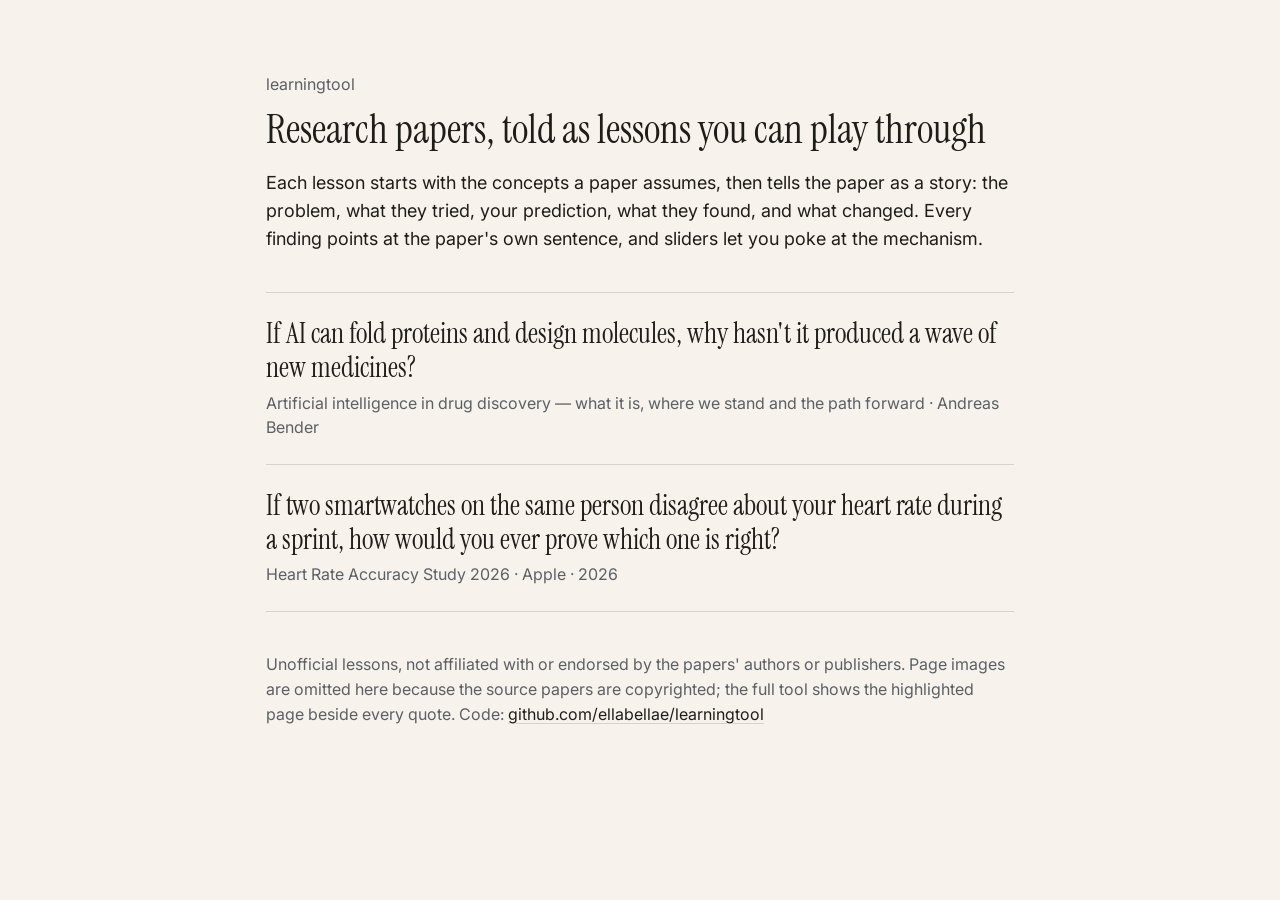
<file: index.html>
<!doctype html>
<html lang="en"><head><meta charset="utf-8"><meta name="viewport" content="width=device-width, initial-scale=1">
<title>learningtool · paper lessons</title>
<link rel="preconnect" href="https://fonts.googleapis.com">
<link href="https://fonts.googleapis.com/css2?family=Instrument+Serif&family=Inter:wght@400;500&display=swap" rel="stylesheet">
<style>
:root{--paper:#F7F3EC;--ink:#1F1D1A;--slate:#5B5F66;--terracotta:#B5502F;--hairline:#D9D2C5}
body{margin:0;background:var(--paper);color:var(--ink);font-family:Inter,-apple-system,"Segoe UI",Helvetica,Arial,sans-serif;font-size:18px;line-height:1.55}
main{max-width:68ch;margin:0 auto;padding:72px 32px 96px}
.kick{font-size:16px;color:var(--slate);margin:0 0 8px}
h1{font-family:"Instrument Serif",Georgia,serif;font-weight:400;font-size:40px;line-height:1.2;margin:0 0 16px}
p{margin:0 0 24px}.muted{color:var(--slate);font-size:16px}
ul{list-style:none;padding:0;margin:40px 0}
li{border-top:1px solid var(--hairline)}li:last-child{border-bottom:1px solid var(--hairline)}
li a{display:block;padding:24px 0;color:inherit;text-decoration:none}
li a:hover .hook,li a:focus-visible .hook{color:var(--terracotta)}
.hook{display:block;font-family:"Instrument Serif",Georgia,serif;font-size:28px;line-height:1.2;margin-bottom:6px}
.meta{display:block;font-size:16px;color:var(--slate)}
a{color:var(--ink);text-underline-offset:3px;text-decoration-color:var(--hairline)}
:focus-visible{outline:2px solid var(--terracotta);outline-offset:2px}
</style></head><body><main>
<p class="kick">learningtool</p>
<h1>Research papers, told as lessons you can play through</h1>
<p>Each lesson starts with the concepts a paper assumes, then tells the paper as a story: the problem, what they tried, your prediction, what they found, and what changed. Every finding points at the paper's own sentence, and sliders let you poke at the mechanism.</p>
<ul>
<li><a href="artificial-intelligence-in-drug-discovery-what-it-is-where-w.html"><span class="hook">If AI can fold proteins and design molecules, why hasn&#x27;t it produced a wave of new medicines?</span><span class="meta">Artificial intelligence in drug discovery — what it is, where we stand and the path forward · Andreas Bender</span></a></li>
<li><a href="heart-rate-accuracy-study-2026.html"><span class="hook">If two smartwatches on the same person disagree about your heart rate during a sprint, how would you ever prove which one is right?</span><span class="meta">Heart Rate Accuracy Study 2026 · Apple · 2026</span></a></li>
</ul>
<p class="muted">Unofficial lessons, not affiliated with or endorsed by the papers' authors or publishers. Page images are omitted here because the source papers are copyrighted; the full tool shows the highlighted page beside every quote. Code: <a href="https://github.com/ellabellae/learningtool">github.com/ellabellae/learningtool</a></p>
</main></body></html>
</file>
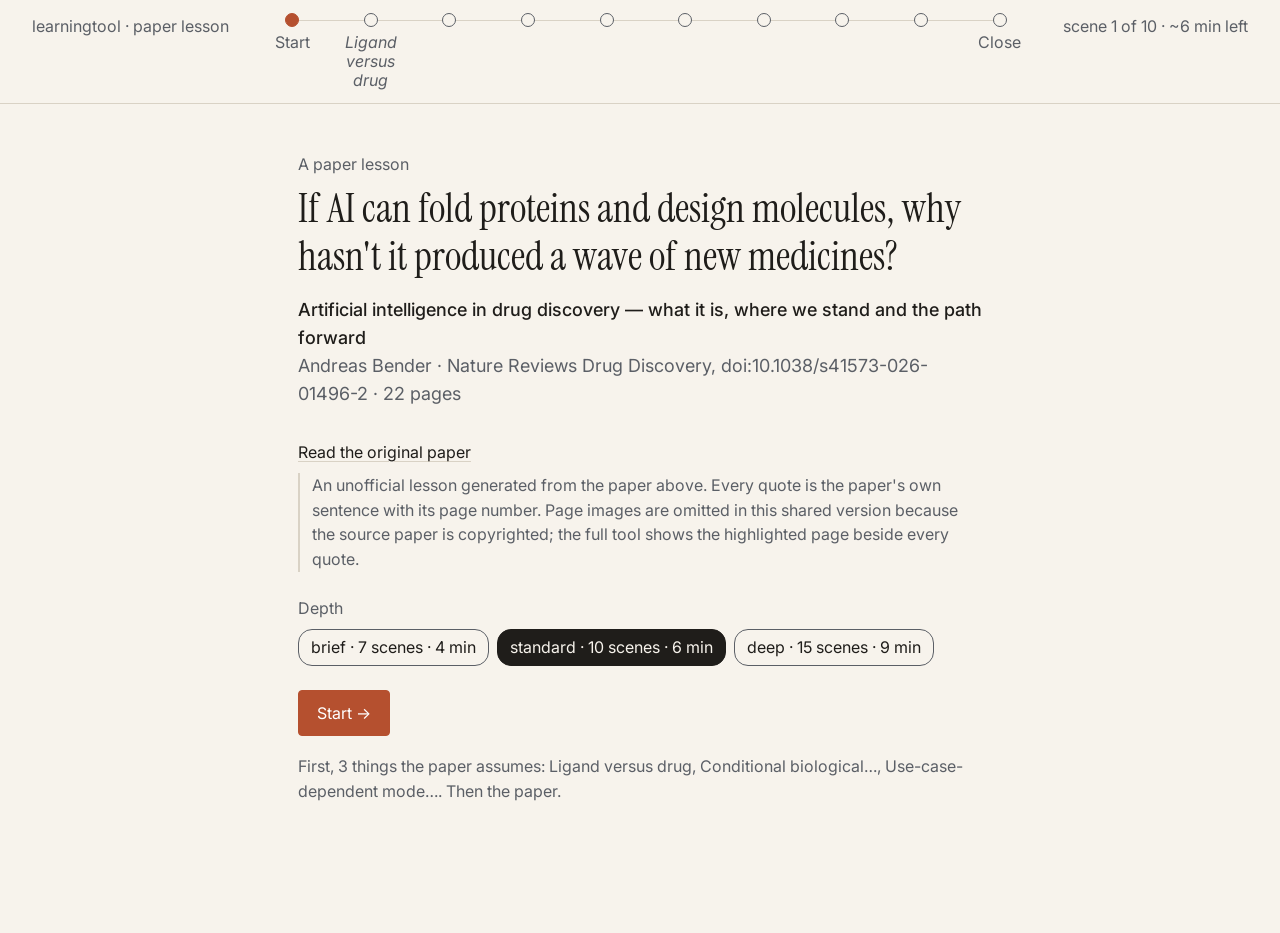
<file: artificial-intelligence-in-drug-discovery-what-it-is-where-w.html>
<!doctype html>
<html lang="en">
<head>
<meta charset="utf-8">
<meta name="viewport" content="width=device-width, initial-scale=1">
<title>Artificial intelligence in drug discovery — what it is, where we stand and the path forward · learningtool</title>
<link rel="preconnect" href="https://fonts.googleapis.com">
<link href="https://fonts.googleapis.com/css2?family=Instrument+Serif&family=Inter:wght@400;500&display=swap" rel="stylesheet">
<style>:root{
  --paper:#F7F3EC;--ink:#1F1D1A;--slate:#5B5F66;--terracotta:#B5502F;--amber:#B8860B;--amber-bg:#FFF4D6;--hairline:#D9D2C5;
  --serif:"Instrument Serif",Georgia,"Times New Roman",serif;--sans:Inter,-apple-system,"Segoe UI",Helvetica,Arial,sans-serif;--mono:ui-monospace,Menlo,Consolas,monospace;
  --u:8px;--measure:68ch;
}
*{box-sizing:border-box}
html{color-scheme:light}
body{margin:0;background:var(--paper);color:var(--ink);font-family:var(--sans);font-size:18px;line-height:1.55}
::selection{background:var(--terracotta);color:#fff}
:focus-visible{outline:2px solid var(--terracotta);outline-offset:2px}
a{color:var(--ink);text-decoration-color:var(--hairline);text-underline-offset:3px}a:visited{color:var(--slate)}
h1,h3{font-weight:400}
.visually-hidden{position:absolute!important;width:1px;height:1px;overflow:hidden;clip:rect(0 0 0 0);white-space:nowrap}
[hidden]{display:none!important}

.banner{background:var(--amber-bg);border-bottom:1px solid var(--amber);color:#5a4400;padding:calc(var(--u)) calc(4*var(--u));font-size:16px}

/* Top bar and arc */
.top{position:sticky;top:0;z-index:5;display:flex;align-items:flex-start;gap:calc(3*var(--u));padding:calc(1.5*var(--u)) calc(4*var(--u));border-bottom:1px solid var(--hairline);background:var(--paper);font-size:16px}
.mark{color:var(--slate);white-space:nowrap;padding-top:2px}
.arc{flex:1;min-width:0}
.arc ol{list-style:none;margin:0;padding:0;display:flex}
.arc li{position:relative;flex:1;min-width:72px}
/* The paper's title lives on the title and closing scenes and in the tab title; in the header it collided with the arc. */
.ptitle{display:none}
/* Laptop widths: dots may shrink, only nearby labels show, and the counter never sits on the arc. */
@media (max-width:1279px){.arc{overflow:visible}.arc li{min-width:0}.arc li:not(.cur):not(:first-child):not(:last-child) span{display:none}.arc li.cur span{white-space:nowrap}}
.counter{flex-shrink:0}
.arc li::before{content:"";position:absolute;top:8px;left:50%;width:100%;height:1px;background:var(--hairline)}
.arc li:last-child::before{display:none}
.arc button{position:relative;z-index:1;display:flex;flex-direction:column;align-items:center;width:100%;background:none;border:0;padding:0;font:inherit;color:var(--slate);cursor:pointer;min-height:44px}
.arc i{width:14px;height:14px;border-radius:50%;border:1px solid var(--slate);background:var(--paper);display:block;margin-top:1px}
.arc li.done i{background:var(--slate)}
.arc li.cur i{background:var(--terracotta);border-color:var(--terracotta)}
.arc li.flag i{box-shadow:0 0 0 2px var(--paper),0 0 0 4px var(--amber)}
.arc span{margin-top:6px;text-align:center;font-size:16px;line-height:1.2;padding:0 2px}
.arc li.pre span{font-style:italic}
.arc li.hidden-depth{display:none}
.arc li.nolabel span{visibility:hidden}
.arc li.nolabel button:hover span,.arc li.nolabel button:focus-visible span{visibility:visible}
.ptitle{color:var(--slate);white-space:nowrap;overflow:hidden;text-overflow:ellipsis;max-width:26ch;padding-top:2px}
.counter{color:var(--slate);white-space:nowrap;padding-top:2px}
.menu{display:none}

/* Scene */
main{max-width:var(--measure);margin:0 auto;padding:calc(6*var(--u)) calc(4*var(--u)) calc(15*var(--u))}
.scene{outline:none}
.scene.flagged{border-left:4px solid var(--amber);padding-left:calc(3*var(--u));margin-left:calc(-3*var(--u) - 4px)}
.kick{font-size:16px;color:var(--slate);margin:0 0 var(--u)}
.headline{font-family:var(--serif);font-size:28px;line-height:1.2;margin:0 0 var(--u)}
.hook{font-family:var(--serif);font-size:40px;line-height:1.2;margin:0 0 calc(2*var(--u))}
.ana{font-family:var(--serif);font-size:22px;color:var(--slate);margin:0 0 var(--u)}
.tie{font-size:16px;color:var(--slate);margin:0 0 calc(3*var(--u))}
.prose{margin:calc(2*var(--u)) 0 calc(2.5*var(--u))}
.pmeta{color:var(--slate);margin:0 0 calc(4*var(--u))}.pmeta b{font-weight:500;color:var(--ink)}
.dl{font-size:16px;color:var(--slate);margin:0 0 var(--u)}
.share-note{font-size:16px;color:var(--slate);border-left:2px solid var(--hairline);padding-left:calc(1.5*var(--u));margin:0 0 calc(3*var(--u))}
.strip{background:var(--amber-bg);border-left:4px solid var(--amber);color:#5a4400;padding:calc(1.25*var(--u)) calc(2*var(--u));font-size:16px;margin:0 0 calc(3*var(--u))}
.src{font-size:16px;color:var(--slate);border-left:2px solid var(--hairline);padding-left:calc(1.5*var(--u));margin:calc(-1*var(--u)) 0 calc(3*var(--u))}
.src .linkish{text-align:left}
.chip{display:inline-block;font-size:16px;border:1px solid var(--hairline);border-radius:3px;padding:0 6px;margin-left:6px;white-space:nowrap}
.removed{font-size:16px;color:var(--slate);border:1px dashed var(--hairline);padding:var(--u) calc(2*var(--u));margin:0 0 calc(3*var(--u))}
.linkish{background:none;border:0;padding:0;font:inherit;color:inherit;text-decoration:underline;text-decoration-color:var(--hairline);text-underline-offset:3px;cursor:pointer}
.btn{border:1px solid var(--ink);border-radius:4px;padding:10px 18px;background:#fff;font:inherit;font-size:16px;cursor:pointer;min-height:44px}
.btn.p{background:var(--terracotta);color:#fff;border-color:var(--terracotta)}
.btn[disabled]{opacity:.45;cursor:default}
.dial{display:flex;flex-wrap:wrap;gap:var(--u);font-size:16px;margin:0 0 calc(3*var(--u))}
.dial label{border:1px solid var(--slate);border-radius:14px;padding:5px 12px;cursor:pointer;display:inline-flex;align-items:center;gap:6px;min-height:34px}
.dial label:has(input:checked){background:var(--ink);color:var(--paper);border-color:var(--ink)}
.dial input{position:absolute;opacity:0;width:1px;height:1px}
.dial label:has(input:focus-visible){outline:2px solid var(--terracotta);outline-offset:2px}

/* Widget */
.widget{border:1px solid var(--hairline);border-radius:4px;padding:calc(2.5*var(--u));margin:var(--u) 0 calc(3*var(--u));background:#fff}
.widget .q{margin:0 0 4px;font-weight:500}
.widget .badge{font-size:16px;color:var(--slate);margin:0 0 calc(1.5*var(--u))}
.widget .chart{position:relative;border-bottom:1px solid var(--hairline)}
.widget canvas{width:100%;height:auto;display:block}
.widget .unavailable{font-size:16px;color:var(--slate);padding:calc(2*var(--u)) 0}
.sliders{display:grid;grid-template-columns:1fr 1fr;gap:calc(4*var(--u));margin-top:calc(1.75*var(--u));font-size:16px}
.sliders label{display:block}
.sliders .val{float:right;font-family:var(--mono)}
.sliders input[type=range]{width:100%;accent-color:var(--terracotta);margin:var(--u) 0 4px;min-height:24px}
.sliders .nudge{color:var(--slate);font-size:16px}
.read{font-family:var(--mono);font-size:16px;margin:calc(1.5*var(--u)) 0 0}.read b{color:var(--terracotta);font-weight:500}
.evidence{font-size:16px;color:var(--slate);border-left:2px solid var(--hairline);padding-left:calc(1.5*var(--u));margin:calc(2*var(--u)) 0 0}

/* Prediction and reveal */
.predict{border:0;padding:0;margin:0 0 calc(2*var(--u))}
.opt{display:flex;gap:calc(1.5*var(--u));align-items:flex-start;border:1px solid var(--hairline);border-radius:4px;padding:calc(2*var(--u));margin:0 0 var(--u);background:#fff;cursor:pointer;min-height:44px}
.opt:has(input:checked){border-color:var(--terracotta);box-shadow:inset 0 0 0 1px var(--terracotta)}
.opt input{accent-color:var(--terracotta);margin-top:6px}
.predict.locked .opt{cursor:default;opacity:.85}
.predict-actions{display:flex;gap:calc(2*var(--u));align-items:center;flex-wrap:wrap}
.locked-note{font-size:16px;color:var(--slate)}
.said{font-size:16px;color:var(--slate);border:1px solid var(--hairline);padding:calc(1.25*var(--u)) calc(2*var(--u));margin:0 0 calc(2*var(--u))}
.rev{font-family:var(--serif);font-size:22px;line-height:1.4;border-left:3px solid var(--terracotta);padding-left:calc(2*var(--u));margin:0 0 var(--u);opacity:0;transition:opacity 150ms ease-out}
.rev.in{opacity:1}
.rev footer{font-family:var(--sans);font-size:16px;color:var(--slate);margin-top:4px}
.rev p{margin:0}
.verd{margin:0 0 calc(3*var(--u))}

/* Closing */
.closing h3{font-size:16px;color:var(--slate);margin:calc(3*var(--u)) 0 var(--u)}
.concepts{padding-left:1.2em}.concepts b{font-weight:500}
.quote{font-family:var(--serif);font-size:22px;line-height:1.4;border-left:3px solid var(--ink);padding-left:calc(2*var(--u));margin:var(--u) 0}
.quote p{margin:0}.quote footer{font-family:var(--sans);font-size:16px;color:var(--slate);margin-top:4px}
.cite{color:var(--slate)}

/* Footer */
.foot{position:sticky;bottom:0;z-index:5;display:flex;justify-content:space-between;align-items:center;gap:calc(2*var(--u));padding:calc(1.5*var(--u)) calc(4*var(--u));border-top:1px solid var(--hairline);background:var(--paper);font-size:16px}
.foot .dial{margin:0}
.foot .btn{margin-left:var(--u)}

/* Drawer */
dialog{border:0;padding:0;background:transparent;max-width:none;max-height:none}
dialog::backdrop{background:rgba(31,29,26,.18)}
#drawer{position:fixed;inset:0 0 0 auto;width:420px;height:100%;margin:0}
#drawer .drawer-inner{height:100%;overflow:auto;background:#fff;border-left:1px solid var(--hairline);box-shadow:0 8px 24px rgba(31,29,26,.12);padding:calc(3.5*var(--u));font-size:16px;transform:translateX(100%);transition:transform 200ms ease-out}
#drawer[open] .drawer-inner{transform:none}
#drawer h3{font-size:16px;color:var(--slate);margin:calc(2*var(--u)) 0 calc(1.5*var(--u))}
#drawer .claims{list-style:none;padding:0;margin:0}
#drawer .claims li{padding:var(--u) 0;border-top:1px solid var(--hairline)}
#drawer .claims li.active{background:var(--paper);margin:0 calc(-1*var(--u));padding:var(--u)}
#drawer .crop{margin:var(--u) 0 0}
#drawer .crop img{max-width:100%;max-height:220px;object-fit:contain;border:1px solid var(--hairline);display:block}
#drawer .crop.zoomed img{max-height:none;width:auto;max-width:none}
#drawer .crop figcaption{font-size:16px;color:var(--slate)}
#drawer .notshown{padding-left:1.2em;color:var(--slate)}
.close-drawer{float:right}
#scene-menu{margin:auto;background:#fff;border:1px solid var(--hairline);padding:calc(3*var(--u));width:min(90vw,420px)}
#scene-menu ol{padding-left:1.4em}#scene-menu li{padding:4px 0}#scene-menu button{font-size:16px}

/* Motion */
.scene.enter{animation:fade 150ms ease-out}
@keyframes fade{from{opacity:0}to{opacity:1}}
@media (prefers-reduced-motion:reduce){
  .scene.enter{animation:none}.rev{transition:none}#drawer .drawer-inner{transition:none}
}

/* Tablet */
@media (max-width:1023px){
  .arc li:not(.cur):not(.near) span{visibility:hidden}
  #drawer{inset:auto 0 0 0;width:100%;height:70vh}
  #drawer .drawer-inner{border-left:0;border-top:1px solid var(--hairline);transform:translateY(100%)}
  #drawer[open] .drawer-inner{transform:none}
}
/* Phone */
@media (max-width:767px){
  body{font-size:17px}
  .top{padding:calc(1.5*var(--u)) calc(2*var(--u));align-items:center}
  .arc,.ptitle{display:none}
  .menu{display:inline-block;margin-left:auto}
  .mark{display:none}
  main{padding:calc(3*var(--u)) calc(2*var(--u)) calc(14*var(--u))}
  .headline{font-size:26px}.hook{font-size:32px}
  .sliders{grid-template-columns:1fr}
  .foot{padding:calc(1.5*var(--u)) calc(2*var(--u))}
  .foot .dial{flex-wrap:nowrap;gap:4px}
  .foot .dial label{padding:5px 8px;min-height:40px}
  .foot .btn{padding:10px 12px;margin-left:4px}
  #drawer{height:100%}
  .scene.flagged{margin-left:0;padding-left:calc(2*var(--u))}
}
</style>
</head>
<body data-paper="d4e1584ad36455246ea190a0c56413b947f194242450d6b9af21b8126a16034c" data-profile="Ella" data-default-depth="standard">



<header class="top">
  <span class="mark">learningtool · paper lesson</span>
  <nav class="arc" aria-label="Lesson scenes">
    <ol id="arc">
      <li data-idx="0" data-depth="brief"><button type="button" aria-current="true"><i></i><span>Start</span></button></li>
      
      <li data-idx="1" data-depth="standard" class="pre"><button type="button"><i></i><span>Ligand versus drug</span></button></li>
      
      <li data-idx="2" data-depth="standard" class="pre"><button type="button"><i></i><span>Conditional biological…</span></button></li>
      
      <li data-idx="3" data-depth="deep" class="pre"><button type="button"><i></i><span>Use-case-dependent mode…</span></button></li>
      
      <li data-idx="4" data-depth="deep" class=""><button type="button"><i></i><span>The world before</span></button></li>
      
      <li data-idx="5" data-depth="brief" class=""><button type="button"><i></i><span>The problem</span></button></li>
      
      <li data-idx="6" data-depth="brief" class=""><button type="button"><i></i><span>What they tried</span></button></li>
      
      <li data-idx="7" data-depth="standard" class=""><button type="button"><i></i><span>What they tried</span></button></li>
      
      <li data-idx="8" data-depth="brief" class=""><button type="button"><i></i><span>Your prediction</span></button></li>
      
      <li data-idx="9" data-depth="brief" class=""><button type="button"><i></i><span>What they found</span></button></li>
      
      <li data-idx="10" data-depth="deep" class=""><button type="button"><i></i><span>What they found</span></button></li>
      
      <li data-idx="11" data-depth="deep" class=""><button type="button"><i></i><span>What they found</span></button></li>
      
      <li data-idx="12" data-depth="brief" class=""><button type="button"><i></i><span>What changed</span></button></li>
      
      <li data-idx="13" data-depth="deep" class=""><button type="button"><i></i><span>What changed</span></button></li>
      
      <li data-idx="14" data-depth="brief"><button type="button"><i></i><span>Close</span></button></li>
    </ol>
  </nav>
  <span class="ptitle" title="Artificial intelligence in drug discovery — what it is, where we stand and the path forward">Artificial intelligence in drug discovery — what it is, whe…</span>
  <span class="counter" id="counter" aria-live="polite"></span>
  <button type="button" class="menu" id="menu" aria-haspopup="dialog">Scenes</button>
</header>

<main id="main">
  <!-- Title scene -->
  <section class="scene title" data-idx="0" data-role="title" data-depth="brief" tabindex="-1">
    <p class="kick">A paper lesson</p>
    <h1 class="hook">If AI can fold proteins and design molecules, why hasn&#39;t it produced a wave of new medicines?</h1>
    <p class="pmeta"><b>Artificial intelligence in drug discovery — what it is, where we stand and the path forward</b><br>
      Andreas Bender · Nature Reviews Drug Discovery, doi:10.1038/s41573-026-01496-2 · 22 pages</p>
    <p class="dl"><a href="https://doi.org/10.1038/s41573-026-01496-2" rel="noopener">Read the original paper</a></p>
    <p class="share-note">An unofficial lesson generated from the paper above. Every quote is the paper's own sentence with its page number. Page images are omitted in this shared version because the source paper is copyrighted; the full tool shows the highlighted page beside every quote.</p>
    <p class="dl">Depth</p>
    <div class="dial" role="radiogroup" aria-label="Depth">
      
      <label><input type="radio" name="depth" value="brief"> brief · 7 scenes · 4 min</label>
      
      <label><input type="radio" name="depth" value="standard" checked> standard · 10 scenes · 6 min</label>
      
      <label><input type="radio" name="depth" value="deep"> deep · 15 scenes · 9 min</label>
      
    </div>
    <p><button type="button" class="btn p" id="start">Start →</button></p>
    
    <p class="dl">First, 3 things the paper assumes: Ligand versus drug, Conditional biological…, Use-case-dependent mode…. Then the paper.</p>
  </section>

  
  <section class="scene prereq" data-idx="1" data-id="prereq-ligand-drug" data-role="prereq" data-depth="standard" data-seconds="36" hidden tabindex="-1">
    
    
    <p class="kick">Before the paper</p>
    <h1 class="headline">A ligand binds a target; a drug must also survive a body and help a patient</h1>
    <p class="ana">It&#39;s the difference between a prototype that works on the bench and a device that passes clinical trials, manufacturing, and reimbursement.</p>
    

    
      <p class="prose">The paper insists on a distinction that press releases blur. A ligand binds to a protein, and its endpoints are biochemical: IC50, Ki, Kd. A drug must bind its target and also show acceptable efficacy and safety across preclinical and clinical endpoints.

The gap is not cosmetic. A potent ligand can be toxic in vivo and therefore useless; a classic trap is affinity driven by lipophilicity, which wrecks solubility, bioavailability and metabolism.

The numbers make the odds concrete: databases like ChEMBL and PubChem hold on the order of 10^6 bioactive ligands, while roughly 10^3 drugs are on the market.</p>
    

    
    <p class="src"><button type="button" class="linkish open-drawer" data-claim="c-lig-1">“A drug is expected to bind to and engage its target and additionally demonstrate acceptab…” · p. 4</button> <span class="chip">Cited</span></p>
    
    <p class="src"><button type="button" class="linkish open-drawer" data-claim="c-lig-2">“A typical pitfall in this regard is affinity driven by lipophilicity, which often makes a…” · p. 4</button> <span class="chip">Cited</span></p>
    
    <p class="src"><button type="button" class="linkish open-drawer" data-claim="c-lig-3">“The greater difficulty with identifying drugs compared to ligands is apparent in the numb…” · p. 4</button> <span class="chip">Cited</span></p>
    

    

    <template class="drawer-content">
      
      <h3>Claims in this scene</h3>
      <ul class="claims">
        
        <li data-claim="c-lig-1" data-span="sp-004-0086">
          <span>A ligand binds a target and is scored by endpoints such as IC50, Ki and Kd, whereas a drug must additionally show acceptable efficacy and safety across preclinical and clinical endpoints.</span> <span class="chip">Cited</span>
          <blockquote class="quote"><p>“A drug is expected to bind to and engage its target and additionally demonstrate acceptable efficacy and safety as assessed by a range of preclinical and clinical end points.”</p><footer>p. 4 · shown exactly as extracted</footer></blockquote>
          <p class="dl">Page image omitted in this shared version (the source paper is copyrighted). The full tool shows the highlighted page here. <a href="https://doi.org/10.1038/s41573-026-01496-2" rel="noopener">Original paper</a></p>
          
        </li>
        
        <li data-claim="c-lig-2" data-span="sp-004-0084">
          <span>A potent ligand can be toxic in vivo and hence useless as a drug; affinity driven by lipophilicity is a typical pitfall because of the associated pharmacokinetic properties.</span> <span class="chip">Cited</span>
          <blockquote class="quote"><p>“A typical pitfall in this regard is affinity driven by lipophilicity, which often makes a compound unsuitable to be used in vivo due to its associated pharmacokinetic (PK) properties, such as its solubility, bioavailability and metabolism.”</p><footer>p. 4 · shown exactly as extracted</footer></blockquote>
          <p class="dl">Page image omitted in this shared version (the source paper is copyrighted). The full tool shows the highlighted page here. <a href="https://doi.org/10.1038/s41573-026-01496-2" rel="noopener">Original paper</a></p>
          
        </li>
        
        <li data-claim="c-lig-3" data-span="sp-004-0088">
          <span>There are on the order of 10^6 bioactive ligands in databases such as ChEMBL and PubChem but only on the order of 10^3 drugs on the market.</span> <span class="chip">Cited</span>
          <blockquote class="quote"><p>“The greater difficulty with identifying drugs compared to ligands is apparent in the number of known ligands compared with known drugs: there are 10&lt;sup 6&lt;/sup bioactive ligands in databases such as ChEMBL and PubChem but only on the order of 10&lt;sup 3&lt;/sup drugs on the market.”</p><footer>p. 4 · shown exactly as extracted</footer></blockquote>
          <p class="dl">Page image omitted in this shared version (the source paper is copyrighted). The full tool shows the highlighted page here. <a href="https://doi.org/10.1038/s41573-026-01496-2" rel="noopener">Original paper</a></p>
          
        </li>
        
      </ul>
      
      
    </template>
  </section>
  
  <section class="scene prereq" data-idx="2" data-id="prereq-conditional" data-role="prereq" data-depth="standard" data-seconds="37" hidden tabindex="-1">
    
    
    <p class="kick">Before the paper</p>
    <h1 class="headline">Biological data are conditional: the same experiment gives a different answer when a hidden variable changes</h1>
    <p class="ana">Like a wearable sensor whose reading depends on skin tone, placement and ambient temperature — the number is real, but only under conditions nobody recorded.</p>
    

    
      <p class="prose">The paper argues that biological data differ in kind from images or speech. Results depend on dozens to thousands of variables, and changing one can flip the outcome: imatinib works in Philadelphia chromosome-positive ALL but not in leukaemias driven by other aberrations, and CYP expression can make a fixed dose ineffective.

On top of conditionality sits epistemic opacity: we generally lack a solid theoretical account connecting input to output in an experiment.

The consequence for machine learning is direct. Labels are conditional, so we often cannot assign meaningful unconditional categories to compound effects — which is exactly what supervised models require.</p>
    

    
    <p class="src"><button type="button" class="linkish open-drawer" data-claim="c-cond-1">“The highly conditional nature of biological data&lt;sup 29&lt;/sup means that, depending on a l…” · p. 5</button> <span class="chip">Cited</span></p>
    
    <p class="src"><button type="button" class="linkish open-drawer" data-claim="c-cond-2">“For example, if the BCR–ABL inhibitor imatinib is administered to a patient with Philadel…” · p. 5</button> <span class="chip">Cited</span></p>
    
    <p class="src"><button type="button" class="linkish open-drawer" data-claim="c-cond-3">“The consequences for AI in drug discovery are profound: specifically, we often cannot ass…” · p. 4</button> <span class="chip">Cited</span></p>
    

    

    <template class="drawer-content">
      
      <h3>Claims in this scene</h3>
      <ul class="claims">
        
        <li data-claim="c-cond-1" data-span="sp-005-0101">
          <span>The paper characterises biological data as highly conditional: depending on dozens to thousands of variables, a biological perturbation&#39;s result differs even if a single variable changes.</span> <span class="chip">Cited</span>
          <blockquote class="quote"><p>“The highly conditional nature of biological data&lt;sup 29&lt;/sup means that, depending on a large number (dozens to thousands) of variables, the result of a biological perturbation will differ, even if only a single variable changes.”</p><footer>p. 5 · shown exactly as extracted</footer></blockquote>
          <p class="dl">Page image omitted in this shared version (the source paper is copyrighted). The full tool shows the highlighted page here. <a href="https://doi.org/10.1038/s41573-026-01496-2" rel="noopener">Original paper</a></p>
          
        </li>
        
        <li data-claim="c-cond-2" data-span="sp-005-0102">
          <span>Imatinib is likely to work in Philadelphia chromosome-positive acute lymphoblastic leukaemia but not in ALL driven by different aberrations, and CYP expression differences can render the same dose ineffective.</span> <span class="chip">Cited</span>
          <blockquote class="quote"><p>“For example, if the BCR–ABL inhibitor imatinib is administered to a patient with Philadelphia chromosome-positive acute lymphoblastic leukaemia, they will probably respond to the treatment — whereas other patients with acute lymphoblastic leukaemia whose cancer is driven by different aberrations will not.”</p><footer>p. 5 · shown exactly as extracted</footer></blockquote>
          <p class="dl">Page image omitted in this shared version (the source paper is copyrighted). The full tool shows the highlighted page here. <a href="https://doi.org/10.1038/s41573-026-01496-2" rel="noopener">Original paper</a></p>
          
        </li>
        
        <li data-claim="c-cond-3" data-span="sp-004-0099">
          <span>The authors note we generally lack a solid theoretical understanding of the processes connecting input and output in an experiment — epistemic opacity — so meaningful unconditional categories often cannot be assigned, preventing consistent model training.</span> <span class="chip">Cited</span>
          <blockquote class="quote"><p>“The consequences for AI in drug discovery are profound: specifically, we often cannot assign meaningful and unconditional categories to, for example, compound effects, which prevents us from training AI models in a consistent and reliable manner to enable clinically relevant decision making (Table 2).”</p><footer>p. 4 · shown exactly as extracted</footer></blockquote>
          <p class="dl">Page image omitted in this shared version (the source paper is copyrighted). The full tool shows the highlighted page here. <a href="https://doi.org/10.1038/s41573-026-01496-2" rel="noopener">Original paper</a></p>
          
        </li>
        
      </ul>
      
      
    </template>
  </section>
  
  <section class="scene prereq" data-idx="3" data-id="prereq-usecase-metrics" data-role="prereq" data-depth="deep" data-seconds="38" hidden tabindex="-1">
    
    
    <p class="kick">Before the paper</p>
    <h1 class="headline">Selection, deselection and quantification need different performance metrics</h1>
    <p class="ana">A screening test and a confirmatory test in the clinic are judged on different numbers — you tune one for catching everything, the other for being right.</p>
    

    
      <p class="prose">Machine learning models support three different kinds of decisions. In selection settings you prioritise a few candidates out of many, so precision — the hit rate among the ones you test — is what matters. In deselection you screen out bad compounds, so recall among the undesired class matters. In quantification you predict a value for one fixed molecule, so a point-error measure like RMSE is appropriate.

The paper&#39;s point: model performance must be evaluated in the context of the eventual use case. A generic metric optimised in isolation will not tell you whether the model helps in a real project.</p>
    

    
    <p class="src"><button type="button" class="linkish open-drawer" data-claim="c-uc-1">“The performance of a model therefore needs to be evaluated in the context of its eventual…” · p. 11</button> <span class="chip">Cited</span></p>
    

    

    <template class="drawer-content">
      
      <h3>Claims in this scene</h3>
      <ul class="claims">
        
        <li data-claim="c-uc-1" data-span="sp-011-0279">
          <span>The paper distinguishes selection settings (precision/hit rate), deselection settings (recall among the undesired class) and quantification settings (point-error measures such as RMSE), and argues model performance must be evaluated in the context of its eventual use case.</span> <span class="chip">Cited</span>
          <blockquote class="quote"><p>“The performance of a model therefore needs to be evaluated in the context of its eventual use case.”</p><footer>p. 11 · shown exactly as extracted</footer></blockquote>
          <p class="dl">Page image omitted in this shared version (the source paper is copyrighted). The full tool shows the highlighted page here. <a href="https://doi.org/10.1038/s41573-026-01496-2" rel="noopener">Original paper</a></p>
          
        </li>
        
      </ul>
      
      
    </template>
  </section>
  
  <section class="scene before" data-idx="4" data-id="before" data-role="before" data-depth="deep" data-seconds="31" hidden tabindex="-1">
    
    
    <p class="kick">The world before</p>
    <h1 class="headline">AI capability in the life sciences has advanced fast, but clinical evidence has not followed</h1>
    <p class="ana">A startup with dazzling demos and a full patent portfolio, but no customers who renewed.</p>
    

    
      <p class="prose">The authors grant that technological capability is genuinely encouraging: protein structures can be predicted, proteins with certain functions designed, and new measurement technologies such as single-cell and spatial omics are available.

But two recent reviews of the field show that most projects in &#39;AI-first&#39; companies sit in preclinical stages, with several dozen in phase I and phase II and only very few in phase III.

The authors&#39; summary is careful: we are at a stage of &#39;absence of evidence&#39;, not &#39;evidence of absence&#39;, for AI translating into clinically relevant impact.</p>
    

    
    <p class="src"><button type="button" class="linkish open-drawer" data-claim="c-bef-1">“Two recent reviews of the field&lt;sup 5,6&lt;/sup show that the large majority of projects in…” · p. 2</button> <span class="chip">Cited</span></p>
    
    <p class="src"><button type="button" class="linkish open-drawer" data-claim="c-bef-2">“For instance, we are able to predict a variety of protein structures&lt;sup 15&lt;/sup , and de…” · p. 2</button> <span class="chip">Cited</span></p>
    
    <p class="src"><button type="button" class="linkish open-drawer" data-claim="c-bef-3">“It can be concluded that we are still at a stage with an ‘absence of evidence’ (and not n…” · p. 2</button> <span class="chip">Cited</span></p>
    

    

    <template class="drawer-content">
      
      <h3>Claims in this scene</h3>
      <ul class="claims">
        
        <li data-claim="c-bef-1" data-span="sp-002-0019">
          <span>Reviews of the field show the large majority of projects in &#39;AI-first&#39; drug discovery companies are preclinical, with several dozen in phase I and II and only very few in phase III.</span> <span class="chip">Cited</span>
          <blockquote class="quote"><p>“Two recent reviews of the field&lt;sup 5,6&lt;/sup show that the large majority of projects in ‘AI-first’ drug discovery companies are in preclinical stages, with several dozen in phase I and phase II and only very few in phase III&lt;sup 6&lt;/sup .”</p><footer>p. 2 · shown exactly as extracted</footer></blockquote>
          <p class="dl">Page image omitted in this shared version (the source paper is copyrighted). The full tool shows the highlighted page here. <a href="https://doi.org/10.1038/s41573-026-01496-2" rel="noopener">Original paper</a></p>
          
        </li>
        
        <li data-claim="c-bef-2" data-span="sp-002-0026">
          <span>Progress with AI-based technological capabilities is more encouraging: protein structure prediction, design of proteins with certain functions, and new data-generating technologies such as single-cell and spatial omics.</span> <span class="chip">Cited</span>
          <blockquote class="quote"><p>“For instance, we are able to predict a variety of protein structures&lt;sup 15&lt;/sup , and design proteins with certain functions&lt;sup 16,17&lt;/sup .”</p><footer>p. 2 · shown exactly as extracted</footer></blockquote>
          <p class="dl">Page image omitted in this shared version (the source paper is copyrighted). The full tool shows the highlighted page here. <a href="https://doi.org/10.1038/s41573-026-01496-2" rel="noopener">Original paper</a></p>
          
        </li>
        
        <li data-claim="c-bef-3" data-span="sp-002-0024">
          <span>The authors conclude the field is at a stage of &#39;absence of evidence&#39; rather than &#39;evidence of absence&#39; regarding AI&#39;s translation into clinically relevant impact.</span> <span class="chip">Cited</span>
          <blockquote class="quote"><p>“It can be concluded that we are still at a stage with an ‘absence of evidence’ (and not necessarily an ‘evidence of absence’) when it comes to the translation of AI into clinically relevant impact, at least in terms of drug approvals and the delivery of therapeutic breakthroughs rooted in novel biology and therapeutics truly discovered or explained by AI.”</p><footer>p. 2 · shown exactly as extracted</footer></blockquote>
          <p class="dl">Page image omitted in this shared version (the source paper is copyrighted). The full tool shows the highlighted page here. <a href="https://doi.org/10.1038/s41573-026-01496-2" rel="noopener">Original paper</a></p>
          
        </li>
        
      </ul>
      
      
    </template>
  </section>
  
  <section class="scene problem" data-idx="5" data-id="problem" data-role="problem" data-depth="brief" data-seconds="45" hidden tabindex="-1">
    
    
    <p class="kick">The problem</p>
    <h1 class="headline">The value sits in phase II success rates, but AI effort sits in preclinical hit discovery</h1>
    <p class="ana">Searching for your keys under the streetlamp — the light is where the labelled data are, not where the keys fell.</p>
    

    
      <p class="prose">The authors modelled how being faster, cheaper or better at each stage changes the total capitalized cost per successful drug launch. Reducing failure rates at phase II had the greatest impact — the phase where the focus shifts from safety and PK in a small, homogeneous group to efficacy and dosing in diverse patients, raising variability and confounders.

Yet current AI effort in small-molecule discovery largely targets preclinical stages such as hit discovery. The authors name this directly as looking for the keys where the light is, rather than where they are likely to be.

A worked comparison shows what clinical impact looks like: across ~21,000 compounds from 2000–2015, projects using biomarkers to match drugs to patients cost about half per successful launch compared with those that did not.</p>
    

    
    <p class="src"><button type="button" class="linkish open-drawer" data-claim="c-prob-1">“Reducing failure rates at phase II had the greatest impact. b , The estimated capitalized…” · p. 3</button> <span class="chip">Cited</span></p>
    
    <p class="src"><button type="button" class="linkish open-drawer" data-claim="c-prob-2">“In addition, outside of oncology, phase I usually involves recruiting a small number of h…” · p. 2</button> <span class="chip">Cited</span></p>
    
    <p class="src"><button type="button" class="linkish open-drawer" data-claim="c-prob-3">“Nevertheless, the risk of applying AI only to the preclinical phases of small-molecule dr…” · p. 2</button> <span class="chip">Cited</span></p>
    
    <p class="src"><button type="button" class="linkish open-drawer" data-claim="c-prob-4">“The cost per successful launch for projects using biomarkers in the dataset studied (~21,…” · p. 3</button> <span class="chip">Cited</span></p>
    

    

    <template class="drawer-content">
      
      <h3>Claims in this scene</h3>
      <ul class="claims">
        
        <li data-claim="c-prob-1" data-span="sp-003-0057">
          <span>In the authors&#39; cost model, reducing failure rates at phase II had the greatest impact on capitalized cost per successful launch.</span> <span class="chip">Cited</span>
          <blockquote class="quote"><p>“Reducing failure rates at phase II had the greatest impact. b , The estimated capitalized costs per drug launch of projects using biomarkers to better match drugs to the right”</p><footer>p. 3 · shown exactly as extracted</footer></blockquote>
          <p class="dl">Page image omitted in this shared version (the source paper is copyrighted). The full tool shows the highlighted page here. <a href="https://doi.org/10.1038/s41573-026-01496-2" rel="noopener">Original paper</a></p>
          
        </li>
        
        <li data-claim="c-prob-2" data-span="sp-002-0043">
          <span>Phase II has low success rates because it shifts from safety, tolerability and PK in a small homogeneous group to efficacy and dosing in diverse patients with different genetic backgrounds, severities and co-morbidities, increasing variability and confounding.</span> <span class="chip">Cited</span>
          <blockquote class="quote"><p>“In addition, outside of oncology, phase I usually involves recruiting a small number of healthy volunteers, making variability lower, whereas in phase II, diverse patients with different genetic backgrounds, disease severities and co-morbidities are involved, increasing variability and potential confounding factors.”</p><footer>p. 2 · shown exactly as extracted</footer></blockquote>
          <p class="dl">Page image omitted in this shared version (the source paper is copyrighted). The full tool shows the highlighted page here. <a href="https://doi.org/10.1038/s41573-026-01496-2" rel="noopener">Original paper</a></p>
          
        </li>
        
        <li data-claim="c-prob-3" data-span="sp-002-0049">
          <span>Current AI efforts in small-molecule drug discovery largely focus on preclinical phases such as hit discovery, which the authors compare to looking for keys where the light (the labelled data) is.</span> <span class="chip">Cited</span>
          <blockquote class="quote"><p>“Nevertheless, the risk of applying AI only to the preclinical phases of small-molecule drug discovery (and in the ML literature, often to ‘ligand discovery’ rather than ‘drug discovery’; Box 1) is the analogy to a situation where one ‘looks for the keys where the light is’ — in this case, where the labelled data are that we can more easily model.”</p><footer>p. 2 · shown exactly as extracted</footer></blockquote>
          <p class="dl">Page image omitted in this shared version (the source paper is copyrighted). The full tool shows the highlighted page here. <a href="https://doi.org/10.1038/s41573-026-01496-2" rel="noopener">Original paper</a></p>
          
        </li>
        
        <li data-claim="c-prob-4" data-span="sp-003-0059">
          <span>In a dataset of ~21,000 compounds from commercial drug-candidate databases spanning 2000–2015, cost per successful launch for projects using biomarkers for patient stratification was estimated at roughly half that of projects that did not, attributable to increased clinical success rates under a constant cost-per-trial assumption.</span> <span class="chip">Cited</span>
          <blockquote class="quote"><p>“The cost per successful launch for projects using biomarkers in the dataset studied (~21,000 compounds in commercial databases of drug candidates from 2000–2015) was estimated to be approximately half that for projects that did not.”</p><footer>p. 3 · shown exactly as extracted</footer></blockquote>
          <p class="dl">Page image omitted in this shared version (the source paper is copyrighted). The full tool shows the highlighted page here. <a href="https://doi.org/10.1038/s41573-026-01496-2" rel="noopener">Original paper</a></p>
          
        </li>
        
      </ul>
      
      
    </template>
  </section>
  
  <section class="scene tried" data-idx="6" data-id="tried-data" data-role="tried" data-depth="brief" data-seconds="39" hidden tabindex="-1">
    
    
    <p class="kick">What they tried</p>
    <h1 class="headline">They audited the data actually fed to these models and found proxies with weak links to what matters</h1>
    <p class="ana">Building a device validated against a bench phantom that only loosely resembles the tissue it will be used on.</p>
    

    
      <p class="prose">Instead of proposing a new algorithm, the authors examine the inputs. Two example datasets show the problem. Liver-organoid cytotoxicity IC50, even corrected for human plasma exposure (Cmax), correlates poorly with clinical drug-induced liver injury liability, with large overlap between risk classes. Thermal shift assays — cheap and high-throughput — are only marginally associated with the harder-to-measure IC50 activity.

On the chemical side, the space is roughly 10^60 small molecules, and datasets are local and biased; appending a functional group to one scaffold does something different than on another.

Even the benchmark sets are disjoint: across four common ADME datasets, only 0.1% of compounds and 0.6% of scaffolds are shared among all of them.</p>
    

    
    <p class="src"><button type="button" class="linkish open-drawer" data-claim="c-try-1">“The aim of the application illustrated in Fig. 2a is to predict drug-induced liver injury…” · p. 6</button> <span class="chip">Cited</span></p>
    
    <p class="src"><button type="button" class="linkish open-drawer" data-claim="c-try-2">“Although it is easy to generate, the thermal shift data have relatively low predictivity…” · p. 7</button> <span class="chip">Cited</span></p>
    
    <p class="src"><button type="button" class="linkish open-drawer" data-claim="c-try-3">“In comparison, chemical space is probably even larger — up to ~10&lt;sup 60&lt;/sup compounds i…” · p. 7</button> <span class="chip">Cited</span></p>
    
    <p class="src"><button type="button" class="linkish open-drawer" data-claim="c-try-4">“Only 0.1% of compounds and 0.6% of scaffolds are shared among all datasets.” · p. 8</button> <span class="chip">Cited</span></p>
    

    

    <template class="drawer-content">
      
      <h3>Claims in this scene</h3>
      <ul class="claims">
        
        <li data-claim="c-try-1" data-span="sp-006-0133">
          <span>Liver-organoid cytotoxicity IC50, even corrected for human plasma exposure (Cmax), correlates poorly with clinical drug-induced liver injury liability, with large overlap between clinical risk classes.</span> <span class="chip">Cited</span>
          <blockquote class="quote"><p>“The aim of the application illustrated in Fig. 2a is to predict drug-induced liver injury liability using data from screening compounds in liver organoids, but the correlation between clinical drug-induced liver injury risk in patients and the in vitro assay readout is low, even when the readout is corrected for human plasma exposure ( C max) — it would be even closer to zero otherwise.”</p><footer>p. 6 · shown exactly as extracted</footer></blockquote>
          <p class="dl">Page image omitted in this shared version (the source paper is copyrighted). The full tool shows the highlighted page here. <a href="https://doi.org/10.1038/s41573-026-01496-2" rel="noopener">Original paper</a></p>
          
        </li>
        
        <li data-claim="c-try-2" data-span="sp-007-0170">
          <span>Thermal shift data, though easy to generate, have relatively low predictivity for enzymatic inhibition (IC50) against the target studied.</span> <span class="chip">Cited</span>
          <blockquote class="quote"><p>“Although it is easy to generate, the thermal shift data have relatively low predictivity for enzymatic inhibition.”</p><footer>p. 7 · shown exactly as extracted</footer></blockquote>
          <p class="dl">Page image omitted in this shared version (the source paper is copyrighted). The full tool shows the highlighted page here. <a href="https://doi.org/10.1038/s41573-026-01496-2" rel="noopener">Original paper</a></p>
          
        </li>
        
        <li data-claim="c-try-3" data-span="sp-007-0162">
          <span>Small-molecule chemical space is estimated at up to ~10^60 compounds and is very local in nature, so practical datasets sample only a tiny, biased fraction and extrapolation is fundamentally difficult.</span> <span class="chip">Cited</span>
          <blockquote class="quote"><p>“In comparison, chemical space is probably even larger — up to ~10&lt;sup 60&lt;/sup compounds in small-molecule space&lt;sup 39&lt;/sup — and for all practical purposes infinite when it comes to macromolecules and assemblies thereof.”</p><footer>p. 7 · shown exactly as extracted</footer></blockquote>
          <p class="dl">Page image omitted in this shared version (the source paper is copyrighted). The full tool shows the highlighted page here. <a href="https://doi.org/10.1038/s41573-026-01496-2" rel="noopener">Original paper</a></p>
          
        </li>
        
        <li data-claim="c-try-4" data-span="sp-008-0185">
          <span>Across four commonly used ADME-related datasets from the Therapeutics Data Commons, only 0.1% of compounds and 0.6% of scaffolds are shared among all datasets, giving the resulting models different applicability domains.</span> <span class="chip">Cited</span>
          <blockquote class="quote"><p>“Only 0.1% of compounds and 0.6% of scaffolds are shared among all datasets.”</p><footer>p. 8 · shown exactly as extracted</footer></blockquote>
          <p class="dl">Page image omitted in this shared version (the source paper is copyrighted). The full tool shows the highlighted page here. <a href="https://doi.org/10.1038/s41573-026-01496-2" rel="noopener">Original paper</a></p>
          
        </li>
        
      </ul>
      
      
    </template>
  </section>
  
  <section class="scene tried" data-idx="7" data-id="tried-validation" data-role="tried" data-depth="standard" data-seconds="40" hidden tabindex="-1">
    
    
    <p class="kick">What they tried</p>
    <h1 class="headline">They reframe validation: a model sits inside a project context and feeds a decision, not a test set</h1>
    <p class="ana">Validating a diagnostic by its ROC curve alone, without asking who gets tested, at what threshold, and what happens next.</p>
    

    
      <p class="prose">The authors&#39; central diagram puts model validation in an inner box and surrounds it with two interfaces: the project context that supplies parameters, and the follow-up experiments that act on predictions. Their toxicity example: the concentration cutoff is fixed when the training data are generated, but the dose a compound reaches in humans is only known later, so the model may simply not be relevant.

They also warn about information leakage. Publications rarely do prospective validation, and test sets split from the same source dataset inflate performance in a way that does not transfer to future projects.

They call this underspecification, and note that benchmark-chasing can create an illusion of progress — Goodhart&#39;s law in action.</p>
    

    
    <p class="src"><button type="button" class="linkish open-drawer" data-claim="c-val-1">“Without paying attention to these two interfaces (project context and contextual decision…” · p. 10</button> <span class="chip">Cited</span></p>
    
    <p class="src"><button type="button" class="linkish open-drawer" data-claim="c-val-2">“As a result, a model trained using one cut-off value for concentration may not be relevan…” · p. 10</button> <span class="chip">Cited</span></p>
    
    <p class="src"><button type="button" class="linkish open-drawer" data-claim="c-val-3">“split from the same original dataset) effectively lead to ‘information leakage’&lt;sup 43&lt;/s…” · p. 9</button> <span class="chip">Cited</span></p>
    
    <p class="src"><button type="button" class="linkish open-drawer" data-claim="c-val-4">“The focus on benchmarking datasets, even when considering best practices for ML in the fi…” · p. 9</button> <span class="chip">Cited</span></p>
    

    

    <template class="drawer-content">
      
      <h3>Claims in this scene</h3>
      <ul class="claims">
        
        <li data-claim="c-val-1" data-span="sp-010-0257">
          <span>The authors argue a model does not exist in a vacuum but operates within a project context that supplies inputs and a set of decisions its outputs inform, and that validating a model alone loses translation to practical decision making.</span> <span class="chip">Cited</span>
          <blockquote class="quote"><p>“Without paying attention to these two interfaces (project context and contextual decision-making factors) — and instead just ‘validating the model’ alone — there is a loss of translation to a situation where the model is meant to support practical decision making.”</p><footer>p. 10 · shown exactly as extracted</footer></blockquote>
          <p class="dl">Page image omitted in this shared version (the source paper is copyrighted). The full tool shows the highlighted page here. <a href="https://doi.org/10.1038/s41573-026-01496-2" rel="noopener">Original paper</a></p>
          
        </li>
        
        <li data-claim="c-val-2" data-span="sp-010-0252">
          <span>In their toxicity example, the concentration cutoff is fixed at data-generation time while the dose reached in humans is only known at model-use time, so a model trained on one cutoff may be irrelevant.</span> <span class="chip">Cited</span>
          <blockquote class="quote"><p>“As a result, a model trained using one cut-off value for concentration may not be relevant if the concentration reached in humans differs.”</p><footer>p. 10 · shown exactly as extracted</footer></blockquote>
          <p class="dl">Page image omitted in this shared version (the source paper is copyrighted). The full tool shows the highlighted page here. <a href="https://doi.org/10.1038/s41573-026-01496-2" rel="noopener">Original paper</a></p>
          
        </li>
        
        <li data-claim="c-val-3" data-span="sp-009-0190">
          <span>Publications very often perform no prospective validation, and test sets split from the same original dataset cause information leakage and artificially increased test-set performance that does not translate to future projects.</span> <span class="chip">Cited</span>
          <blockquote class="quote"><p>“split from the same original dataset) effectively lead to ‘information leakage’&lt;sup 43&lt;/sup and an artificial increase of performance on the test set, which does not translate to future projects.”</p><footer>p. 9 · shown exactly as extracted</footer></blockquote>
          <p class="dl">Page image omitted in this shared version (the source paper is copyrighted). The full tool shows the highlighted page here. <a href="https://doi.org/10.1038/s41573-026-01496-2" rel="noopener">Original paper</a></p>
          
        </li>
        
        <li data-claim="c-val-4" data-span="sp-009-0213">
          <span>The authors describe this as an insufficiently specified problem setting (underspecification) and warn that a focus on benchmarking datasets can be misleading and create an illusion of progress, invoking Goodhart&#39;s law.</span> <span class="chip">Cited</span>
          <blockquote class="quote"><p>“The focus on benchmarking datasets, even when considering best practices for ML in the field&lt;sup 48&lt;/sup , can hence even be misleading and create an illusion of progress — ‘we are able to predict better on the benchmark dataset’.”</p><footer>p. 9 · shown exactly as extracted</footer></blockquote>
          <p class="dl">Page image omitted in this shared version (the source paper is copyrighted). The full tool shows the highlighted page here. <a href="https://doi.org/10.1038/s41573-026-01496-2" rel="noopener">Original paper</a></p>
          
        </li>
        
      </ul>
      
      
    </template>
  </section>
  
  <section class="scene predict" data-idx="8" data-id="predict" data-role="predict" data-depth="brief" data-seconds="76" hidden tabindex="-1">
    
    
    <p class="kick">Your prediction</p>
    <h1 class="headline">What happens when two models have nearly the same AUC but are used for different jobs?</h1>
    <p class="ana">Two candidates with identical GPAs — one is right for the lab bench, the other for the sales floor.</p>
    

    
      <p class="prose">The authors construct two hypothetical models with approximately the same area under the curve, the standard summary metric for a binary classifier across all thresholds.

One is then used for early selection — pick the top 10% of a screening library to test. The other job is late-stage deselection — throw out the 80% most likely to be toxic and test the rest.

If AUC were the right summary, both models should behave about the same in both jobs. Make a call before reading on.</p>
      <fieldset class="predict" data-reveal="found" data-answer="1">
        <legend class="visually-hidden">Two models with nearly identical AUC are used for early selection and for late-stage deselection. What does the paper show?</legend>
        
        <label class="opt"><input type="radio" name="pred-predict" value="0"> <span>They perform about equally in both settings, because AUC summarises the whole curve</span></label>
        
        <label class="opt"><input type="radio" name="pred-predict" value="1"> <span>One model roughly doubles the other in selection, while the other beats it about threefold in deselection</span></label>
        
        <label class="opt"><input type="radio" name="pred-predict" value="2"> <span>Both fail in deselection because AUC only measures ranking near the top</span></label>
        
        <label class="opt"><input type="radio" name="pred-predict" value="3"> <span>The better-AUC model wins in both settings, just by different margins</span></label>
        
      </fieldset>
      <p class="predict-actions">
        <button type="button" class="btn p lock" disabled>Lock it in →</button>
        <button type="button" class="linkish skip">Skip prediction</button>
      </p>
      <p class="locked-note" hidden>Locked in. Next shows what the paper found.</p>
    

    

    

    <template class="drawer-content">
      
      <h3>Claims in this scene</h3>
      <ul class="claims">
        
        <li data-claim="c-pred-1" data-span="sp-012-0307">
          <span>The authors present two hypothetical models with approximately similar area under the curve but very different behaviour in real-world selection and deselection use cases.</span> <span class="chip">Cited</span>
          <blockquote class="quote"><p>“Two hypothetical models with approximately similar behaviour with respect to a frequently used model performance metric (area under the curve (AUC)), but very different behaviour in real-world use cases, are shown.”</p><footer>p. 12 · shown exactly as extracted</footer></blockquote>
          <p class="dl">Page image omitted in this shared version (the source paper is copyrighted). The full tool shows the highlighted page here. <a href="https://doi.org/10.1038/s41573-026-01496-2" rel="noopener">Original paper</a></p>
          
        </li>
        
      </ul>
      
      
    </template>
  </section>
  
  <section class="scene found" data-idx="9" data-id="found" data-role="found" data-depth="brief" data-seconds="32" hidden tabindex="-1">
    
    
    <p class="kick">What they found</p>
    <h1 class="headline">Equal AUC, opposite winners: one model doubles hit rate in selection, the other is threefold better at screening out toxicity</h1>
    
    

    
      <div class="said" data-predict="predict" hidden></div>
      
      <blockquote class="rev" data-reveal-quote><p>“If 10% of the top-ranked compounds in the library are selected, the proportion of compounds that are actually in the desired class when tested experimentally would be 40% in case of model 2 compared with 20% in case of model 1.”</p><footer>p. 12 · Cited · the paper's own words</footer></blockquote>
      
      <p class="verd" data-verdict hidden></p>
      <p class="prose">Selecting the top 10% of the library, model 2 yields 40% true actives among tested compounds versus 20% for model 1 — a twofold advantage. Reverse the job: deselect the 80% ranked most likely toxic and test the remaining 20%, and model 1 leaves only 3.3% undesirable compounds versus 10% for model 2 — roughly threefold better.

Same AUC, opposite recommendations. The authors&#39; conclusion is that a generic metric makes it impossible to predict fitness-for-purpose, and that metric choice is one reason published performance and real-world performance diverge.

This is the paper&#39;s general diagnosis in miniature: the number that gets optimised is not the number that governs the decision.</p>
    

    
    <p class="src"><button type="button" class="linkish open-drawer" data-claim="c-found-2">“These two situations illustrate the problems with generic model validation using the AUC…” · p. 12</button> <span class="chip">Cited</span></p>
    

    

    <template class="drawer-content">
      
      <h3>Claims in this scene</h3>
      <ul class="claims">
        
        <li data-claim="c-found-1" data-span="sp-012-0310">
          <span>Selecting the top 10% of a library, model 2 gives 40% desired-class compounds versus 20% for model 1 (about twofold better); in a deselection setting where 80% are discarded and 20% tested, model 1 leaves 3.3% undesirable compounds versus 10% for model 2 (about threefold better).</span> <span class="chip">Cited</span>
          <blockquote class="quote"><p>“If 10% of the top-ranked compounds in the library are selected, the proportion of compounds that are actually in the desired class when tested experimentally would be 40% in case of model 2 compared with 20% in case of model 1.”</p><footer>p. 12 · shown exactly as extracted</footer></blockquote>
          <p class="dl">Page image omitted in this shared version (the source paper is copyrighted). The full tool shows the highlighted page here. <a href="https://doi.org/10.1038/s41573-026-01496-2" rel="noopener">Original paper</a></p>
          
        </li>
        
        <li data-claim="c-found-2" data-span="sp-012-0314">
          <span>The authors conclude that generic validation using AUC without regard to use case makes it impossible to predict model fitness-for-purpose, and that metric choice is one reason reported and real-world performance differ greatly.</span> <span class="chip">Cited</span>
          <blockquote class="quote"><p>“These two situations illustrate the problems with generic model validation using the AUC as a performance metric without taking the use case into account, which makes it impossible to predict model fitness-for-purpose for a real-world situation&lt;sup 65&lt;/sup .”</p><footer>p. 12 · shown exactly as extracted</footer></blockquote>
          <p class="dl">Page image omitted in this shared version (the source paper is copyrighted). The full tool shows the highlighted page here. <a href="https://doi.org/10.1038/s41573-026-01496-2" rel="noopener">Original paper</a></p>
          
        </li>
        
      </ul>
      
      
    </template>
  </section>
  
  <section class="scene found" data-idx="10" data-id="found-xai" data-role="found" data-depth="deep" data-seconds="35" hidden tabindex="-1">
    
    
    <p class="kick">What they found</p>
    <h1 class="headline">Explainable AI on biased chemical data can confidently explain an artefact</h1>
    <p class="ana">A recommendation engine that concludes hospital beds cause illness because sick people are always found in them.</p>
    

    
      <p class="prose">A second failure the authors highlight concerns explainability. In a study of several hundred bitter molecules, an information-gain criterion on fingerprints flagged sugar rings as the features associated with bitterness.

That is almost certainly a dataset artefact: natural products are frequently glycosylated and frequently bitter, so the correlation is spurious. Here the artefact is obvious; in other chemical applications it need not be.

The authors are careful to say this is not a shortcoming of the algorithms, which are powerful on the right data. Real-world chemical datasets carry synthesis, project, confirmation and reporting biases, and are sparse — that is the problem.</p>
    

    
    <p class="src"><button type="button" class="linkish open-drawer" data-claim="c-xai-1">“Using an information gain criterion on a fingerprint representation, the features flagged…” · p. 9</button> <span class="chip">Cited</span></p>
    
    <p class="src"><button type="button" class="linkish open-drawer" data-claim="c-xai-2">“They rather represent a spurious correlation in the data caused by dataset bias, as natur…” · p. 9</button> <span class="chip">Cited</span></p>
    
    <p class="src"><button type="button" class="linkish open-drawer" data-claim="c-xai-3">“The issue is that chemical datasets, in the way they are available in real-world situatio…” · p. 9</button> <span class="chip">Cited</span></p>
    

    

    <template class="drawer-content">
      
      <h3>Claims in this scene</h3>
      <ul class="claims">
        
        <li data-claim="c-xai-1" data-span="sp-009-0195">
          <span>In a study aiming to identify chemical features associated with bitterness across several hundred bitter molecules, an information-gain criterion on fingerprints flagged sugar rings as correlated with bitterness.</span> <span class="chip">Cited</span>
          <blockquote class="quote"><p>“Using an information gain criterion on a fingerprint representation, the features flagged as correlated with bitterness were, rather surprisingly, sugar rings (and parts thereof).”</p><footer>p. 9 · shown exactly as extracted</footer></blockquote>
          <p class="dl">Page image omitted in this shared version (the source paper is copyrighted). The full tool shows the highlighted page here. <a href="https://doi.org/10.1038/s41573-026-01496-2" rel="noopener">Original paper</a></p>
          
        </li>
        
        <li data-claim="c-xai-2" data-span="sp-009-0197">
          <span>The authors attribute this to dataset bias — natural products are frequently glycosylated and frequently bitter — making it a spurious correlation that would not be obvious in other applications.</span> <span class="chip">Cited</span>
          <blockquote class="quote"><p>“They rather represent a spurious correlation in the data caused by dataset bias, as natural products are frequently glycosylated&lt;sup 46&lt;/sup and natural products also frequently have bitter taste.”</p><footer>p. 9 · shown exactly as extracted</footer></blockquote>
          <p class="dl">Page image omitted in this shared version (the source paper is copyrighted). The full tool shows the highlighted page here. <a href="https://doi.org/10.1038/s41573-026-01496-2" rel="noopener">Original paper</a></p>
          
        </li>
        
        <li data-claim="c-xai-3" data-span="sp-009-0202">
          <span>The authors state this is not a shortcoming of the algorithms but of chemical datasets as they exist in practice, which suffer data sparseness and sampling biases including synthesis, confirmation, project and reporting bias.</span> <span class="chip">Cited</span>
          <blockquote class="quote"><p>“The issue is that chemical datasets, in the way they are available in real-world situations, do not belong to this category of data owing to data sparseness and sampling biases.”</p><footer>p. 9 · shown exactly as extracted</footer></blockquote>
          <p class="dl">Page image omitted in this shared version (the source paper is copyrighted). The full tool shows the highlighted page here. <a href="https://doi.org/10.1038/s41573-026-01496-2" rel="noopener">Original paper</a></p>
          
        </li>
        
      </ul>
      
      
    </template>
  </section>
  
  <section class="scene found" data-idx="11" data-id="found-alphafold" data-role="found" data-depth="deep" data-seconds="39" hidden tabindex="-1">
    
    
    <p class="kick">What they found</p>
    <h1 class="headline">AlphaFold succeeds where a ground truth exists — and that condition rarely holds elsewhere</h1>
    <p class="ana">A calibration standard exists for a force gauge; there is no equivalent reference block for &#39;patient improved&#39;.</p>
    

    
      <p class="prose">The authors treat protein structure prediction as the instructive exception. AlphaFold rests on about 50 years of Protein Data Bank depositions, where electron density serves as a suitable ground truth for both training and evaluation. Such a scenario is not available for many other desired predictions.

They also separate model validation from process validation. AlphaFold2 reached roughly 90% folding accuracy, but predicted structures gave mixed results for virtual screening — often comparable to traditional homology models — which is the next step in the drug discovery process.

Generative small-molecule design is likewise established for improving hit rates, but the contribution is mostly better search of chemical space, still ligand design rather than drug design.</p>
    

    
    <p class="src"><button type="button" class="linkish open-drawer" data-claim="c-af-1">“For example, AlphaFold&lt;sup 59&lt;/sup falls into this area, as it is built on about 50 years…” · p. 10</button> <span class="chip">Cited</span></p>
    
    <p class="src"><button type="button" class="linkish open-drawer" data-claim="c-af-2">“In this respect, although AlphaFold2 achieved a score of ~90% with regards to folding acc…” · p. 12</button> <span class="chip">Cited</span></p>
    
    <p class="src"><button type="button" class="linkish open-drawer" data-claim="c-af-3">“However, the contribution of AI technology here is predominantly in enhanced search of ch…” · p. 12</button> <span class="chip">Cited</span></p>
    

    

    <template class="drawer-content">
      
      <h3>Claims in this scene</h3>
      <ul class="claims">
        
        <li data-claim="c-af-1" data-span="sp-010-0236">
          <span>AlphaFold&#39;s success rests on about 50 years of Protein Data Bank depositions where electron density provides a suitable ground truth, a scenario not available for many other desired predictions.</span> <span class="chip">Cited</span>
          <blockquote class="quote"><p>“For example, AlphaFold&lt;sup 59&lt;/sup falls into this area, as it is built on about 50 years of data deposited in the Protein data Bank (PDB), where electron density (with all its shortcomings&lt;sup 60&lt;/sup ) represents a suitable ground truth for model generation and evaluation.”</p><footer>p. 10 · shown exactly as extracted</footer></blockquote>
          <p class="dl">Page image omitted in this shared version (the source paper is copyrighted). The full tool shows the highlighted page here. <a href="https://doi.org/10.1038/s41573-026-01496-2" rel="noopener">Original paper</a></p>
          
        </li>
        
        <li data-claim="c-af-2" data-span="sp-012-0322">
          <span>AlphaFold2 achieved a folding accuracy score of ~90% but has shown mixed results, often comparable to traditional homology models, when its predicted structures are used for virtual screening of compounds.</span> <span class="chip">Cited</span>
          <blockquote class="quote"><p>“In this respect, although AlphaFold2 achieved a score of ~90% with regards to folding accuracy&lt;sup 81&lt;/sup , it has shown mixed results (often comparable to traditional homology models) when predicted protein structures are used for virtual screening of compounds&lt;sup 82–84&lt;/sup — the next logical step in the drug discovery process.”</p><footer>p. 12 · shown exactly as extracted</footer></blockquote>
          <p class="dl">Page image omitted in this shared version (the source paper is copyrighted). The full tool shows the highlighted page here. <a href="https://doi.org/10.1038/s41573-026-01496-2" rel="noopener">Original paper</a></p>
          
        </li>
        
        <li data-claim="c-af-3" data-span="sp-012-0331">
          <span>Generative models for small-molecule design are established for improving hit finding, but the AI contribution is predominantly enhanced search of chemical spaces, with success still mostly limited to ligand design rather than drug design because in vivo properties such as human bioavailability cannot be accurately predicted.</span> <span class="chip">Cited</span>
          <blockquote class="quote"><p>“However, the contribution of AI technology here is predominantly in enhanced search of chemical spaces, and success is still mostly limited to ligand design rather than drug design (Box 1), due to the persistent limitations of AI models to accurately predict in vivo properties such as human bioavailability needed to guide the search with clinical relevance.”</p><footer>p. 12 · shown exactly as extracted</footer></blockquote>
          <p class="dl">Page image omitted in this shared version (the source paper is copyrighted). The full tool shows the highlighted page here. <a href="https://doi.org/10.1038/s41573-026-01496-2" rel="noopener">Original paper</a></p>
          
        </li>
        
      </ul>
      
      
    </template>
  </section>
  
  <section class="scene changed" data-idx="12" data-id="changed" data-role="changed" data-depth="brief" data-seconds="41" hidden tabindex="-1">
    
    
    <p class="kick">What changed</p>
    <h1 class="headline">Their prescription: design the data for the decision, validate inside the process, and close the loop with clinical outcomes</h1>
    <p class="ana">Stop optimising the demo and start running customer discovery — build the thing that changes what someone actually does.</p>
    

    
      <p class="prose">The authors&#39; first recommendation is a two-phase data strategy: an exploratory phase establishing which proxy assay actually predicts a clinically relevant endpoint, then a production phase that scales generation, establishes the applicability domain and integrates with PK models so exposure at the site of action is accounted for.

Second, they want preclinical models to learn from clinical observations — including negative and suboptimal outcomes — which is hard because clinical data sit behind different access rules and databases inside the same company.

They judge a model&#39;s value by two things: its impact on clinical success where applied, and the breadth of its applicability domain across projects. And they frame the cultural shift as moving from &#39;tech push&#39; to &#39;science pull&#39;.</p>
    

    
    <p class="src"><button type="button" class="linkish open-drawer" data-claim="c-chg-1">“With suitable experimental design, the model needs to be tuned for and validated on this…” · p. 16</button> <span class="chip">Cited</span></p>
    
    <p class="src"><button type="button" class="linkish open-drawer" data-claim="c-chg-2">“Learning from clinical outcomes, however, is crucial to determine which data are predicti…” · p. 17</button> <span class="chip">Cited</span></p>
    
    <p class="src"><button type="button" class="linkish open-drawer" data-claim="c-chg-3">“Although the specifics of what is ‘right to do’ will depend on the context, the value of…” · p. 14</button> <span class="chip">Cited</span></p>
    
    <p class="src"><button type="button" class="linkish open-drawer" data-claim="c-chg-4">“This is in contrast to situations where data are generated primarily through ‘tech push’…” · p. 14</button> <span class="chip">Cited</span></p>
    

    

    <template class="drawer-content">
      
      <h3>Claims in this scene</h3>
      <ul class="claims">
        
        <li data-claim="c-chg-1" data-span="sp-016-0399">
          <span>The authors recommend a two-phase data generation approach: an exploratory phase establishing which proxy data predict a clinically relevant endpoint, then a production phase scaling up, establishing the applicability domain and integrating with PK models to account for exposure at the site of action.</span> <span class="chip">Cited</span>
          <blockquote class="quote"><p>“With suitable experimental design, the model needs to be tuned for and validated on this larger dataset, its applicability domain needs to be established and finally the model needs to be integrated with pharmacokinetics models to ensure translation to the clinical situation, which takes exposure at the site of action into account. b , To improve the predictivity of models with clinical relevance, artificial intelligence models predictive for preclinical end points need to learn from clinical observations.”</p><footer>p. 16 · shown exactly as extracted</footer></blockquote>
          <p class="dl">Page image omitted in this shared version (the source paper is copyrighted). The full tool shows the highlighted page here. <a href="https://doi.org/10.1038/s41573-026-01496-2" rel="noopener">Original paper</a></p>
          
        </li>
        
        <li data-claim="c-chg-2" data-span="sp-017-0428">
          <span>They argue preclinical models must learn from clinical observations, including negative or suboptimal outcomes, though preclinical–clinical barriers from data protection policies and separate databases make this challenging in practice.</span> <span class="chip">Cited</span>
          <blockquote class="quote"><p>“Learning from clinical outcomes, however, is crucial to determine which data are predictive for clinical end points (Fig. 6b).”</p><footer>p. 17 · shown exactly as extracted</footer></blockquote>
          <p class="dl">Page image omitted in this shared version (the source paper is copyrighted). The full tool shows the highlighted page here. <a href="https://doi.org/10.1038/s41573-026-01496-2" rel="noopener">Original paper</a></p>
          
        </li>
        
        <li data-claim="c-chg-3" data-span="sp-014-0356">
          <span>They propose that the value of a computational model is determined by its impact on clinical success of the projects where it is applied and by the breadth of its project applicability domain.</span> <span class="chip">Cited</span>
          <blockquote class="quote"><p>“Although the specifics of what is ‘right to do’ will depend on the context, the value of any computational model will ultimately be determined by two characteristics: its broad applicability across project decision points and its ability to improve clinical translation.”</p><footer>p. 14 · shown exactly as extracted</footer></blockquote>
          <p class="dl">Page image omitted in this shared version (the source paper is copyrighted). The full tool shows the highlighted page here. <a href="https://doi.org/10.1038/s41573-026-01496-2" rel="noopener">Original paper</a></p>
          
        </li>
        
        <li data-claim="c-chg-4" data-span="sp-014-0342">
          <span>They contrast data generated through &#39;tech push&#39; and later repurposed with data driven by &#39;science pull&#39;, and call for the field to move from a technology-focused to a science-focused view.</span> <span class="chip">Cited</span>
          <blockquote class="quote"><p>“This is in contrast to situations where data are generated primarily through ‘tech push’ rather than ‘science pull’, and then later repurposed for new applications.”</p><footer>p. 14 · shown exactly as extracted</footer></blockquote>
          <p class="dl">Page image omitted in this shared version (the source paper is copyrighted). The full tool shows the highlighted page here. <a href="https://doi.org/10.1038/s41573-026-01496-2" rel="noopener">Original paper</a></p>
          
        </li>
        
      </ul>
      
      
    </template>
  </section>
  
  <section class="scene changed" data-idx="13" data-id="changed-incentives" data-role="changed" data-depth="deep" data-seconds="39" hidden tabindex="-1">
    
    
    <p class="kick">What changed</p>
    <h1 class="headline">The blockers are also incentives: funding promises, publication pressure, and consortia that pooled data retrospectively</h1>
    <p class="ana">A startup that raised on a bold promise and then has to keep telling the story, whatever the data say.</p>
    

    
      <p class="prose">The authors name non-technical forces. Rising cost per approved drug (Eroom&#39;s law) pressures companies to change, while &#39;AI-first&#39; companies launched on extravagant promises face pressure to go all in on them, which can adversely affect decisions. Publishing incentives reward pushing state-of-the-art on toy datasets whose real-world applicability may be near zero.

They also diagnose past consortia. Some IMI efforts fell short because data were pooled retrospectively across companies — clearance data mixed across assay formats, species and thresholds — assuming an equivalence that did not exist, and chemical space coverage was taken as given rather than designed.

Their closing metric: what matters is clinical approval rates and novelty in modality and mode-of-action space.</p>
    

    
    <p class="src"><button type="button" class="linkish open-drawer" data-claim="c-inc-1">“At the same time, ‘AI first’ companies are often launched with extravagant promises, esca…” · p. 18</button> <span class="chip">Cited</span></p>
    
    <p class="src"><button type="button" class="linkish open-drawer" data-claim="c-inc-2">“This can result in the publication of substandard work (Peplow discusses one such example…” · p. 18</button> <span class="chip">Cited</span></p>
    
    <p class="src"><button type="button" class="linkish open-drawer" data-claim="c-inc-3">“Data were frequently pooled retrospectively, having been generated for different purposes…” · p. 17</button> <span class="chip">Cited</span></p>
    
    <p class="src"><button type="button" class="linkish open-drawer" data-claim="c-inc-4">“Ultimately, what truly matters is increasing clinical approval rates, as well as novelty…” · p. 18</button> <span class="chip">Cited</span></p>
    

    

    <template class="drawer-content">
      
      <h3>Claims in this scene</h3>
      <ul class="claims">
        
        <li data-claim="c-inc-1" data-span="sp-018-0462">
          <span>The authors cite rising cost per approved drug (Eroom&#39;s law) and the extravagant promises on which &#39;AI first&#39; companies are launched as pressures that can adversely impact decisions.</span> <span class="chip">Cited</span>
          <blockquote class="quote"><p>“At the same time, ‘AI first’ companies are often launched with extravagant promises, escalating the pressure faced by both the company and its investors to go all in on those promises, which can adversely impact decisions&lt;sup 133&lt;/sup .”</p><footer>p. 18 · shown exactly as extracted</footer></blockquote>
          <p class="dl">Page image omitted in this shared version (the source paper is copyrighted). The full tool shows the highlighted page here. <a href="https://doi.org/10.1038/s41573-026-01496-2" rel="noopener">Original paper</a></p>
          
        </li>
        
        <li data-claim="c-inc-2" data-span="sp-018-0465">
          <span>They argue publication incentives mean models that numerically push state-of-the-art on toy datasets get attention while their real-world applicability may be close to non-existent, creating an illusion of progress.</span> <span class="chip">Cited</span>
          <blockquote class="quote"><p>“This can result in the publication of substandard work (Peplow discusses one such example from materials discovery&lt;sup 137&lt;/sup ) and may help explain why ‘high-impact’ journals are seeing an uptick in retractions&lt;sup 138&lt;/sup .&lt;sup In the context of the topic&lt;/sup discussed here, models that ‘numerically push the state-of-the-art’ on toy datasets are published and receive a lot of attention, whereas their concrete applicability to, and impact on, real-world processes may be close to non-existent or be overlooked.”</p><footer>p. 18 · shown exactly as extracted</footer></blockquote>
          <p class="dl">Page image omitted in this shared version (the source paper is copyrighted). The full tool shows the highlighted page here. <a href="https://doi.org/10.1038/s41573-026-01496-2" rel="noopener">Original paper</a></p>
          
        </li>
        
        <li data-claim="c-inc-3" data-span="sp-017-0445">
          <span>Some consortia such as the IMI consortia fell short because data were pooled retrospectively across heterogeneous conditions — for example clearance data across differing assay formats, species or thresholds — and chemical space coverage was taken as given rather than designed.</span> <span class="chip">Cited</span>
          <blockquote class="quote"><p>“Data were frequently pooled retrospectively, having been generated for different purposes and under heterogeneous conditions.”</p><footer>p. 17 · shown exactly as extracted</footer></blockquote>
          <p class="dl">Page image omitted in this shared version (the source paper is copyrighted). The full tool shows the highlighted page here. <a href="https://doi.org/10.1038/s41573-026-01496-2" rel="noopener">Original paper</a></p>
          
        </li>
        
        <li data-claim="c-inc-4" data-span="sp-018-0477">
          <span>The authors state that what ultimately matters is increasing clinical approval rates as well as novelty in modality and mode-of-action space, rather than contrived proxy measures optimised for publications.</span> <span class="chip">Cited</span>
          <blockquote class="quote"><p>“Ultimately, what truly matters is increasing clinical approval rates, as well as novelty in both modality and mode of action space.”</p><footer>p. 18 · shown exactly as extracted</footer></blockquote>
          <p class="dl">Page image omitted in this shared version (the source paper is copyrighted). The full tool shows the highlighted page here. <a href="https://doi.org/10.1038/s41573-026-01496-2" rel="noopener">Original paper</a></p>
          
        </li>
        
      </ul>
      
      
    </template>
  </section>
  

  <!-- Closing scene -->
  <section class="scene close" data-idx="14" data-role="close" data-depth="brief" hidden tabindex="-1">
    <p class="kick">Close</p>
    <h1 class="headline">What you take with you</h1>
    <div class="closing">
      <h3>Your prediction</h3>
      <p id="close-prediction">You did not make a prediction.</p>
      <h3>The paper's finding</h3><blockquote class="quote"><p>“If 10% of the top-ranked compounds in the library are selected, the proportion of compounds that are actually in the desired class when tested experimentally would be 40% in case of model 2 compared with 20% in case of model 1.”</p><footer>p. 12</footer></blockquote>
      
      <h3>You now have</h3>
      <ul class="concepts"><li><b>Ligand versus drug</b> — Binding a target is necessary but far from sufficient; roughly 10^6 known ligands correspond to about 10^3 marketed drugs.</li><li><b>Conditional biological data</b> — Biological readouts depend on dozens to thousands of unrecorded variables, so labels are conditional and often cannot be made unconditional categories.</li><li><b>Use-case-dependent model metrics</b> — Selection, deselection and quantification demand different performance metrics; equal AUC can hide opposite real-world rankings.</li><li><b>Process validation vs model validation</b> — A model must be evaluated inside its project context and the decisions it feeds, not only on a held-out test set.</li><li><b>Predictive validity of proxy data</b> — Cheap proxy assays like liver organoid cytotoxicity or thermal shift may correlate weakly with the clinical endpoint they stand in for.</li></ul>
      
      <h3>The paper</h3>
      <p class="cite">Andreas Bender. Artificial intelligence in drug discovery — what it is, where we stand and the path forward. Nature Reviews Drug Discovery, doi:10.1038/s41573-026-01496-2. <a href="https://doi.org/10.1038/s41573-026-01496-2" rel="noopener">Original paper</a></p>
      <p class="share-note">Made with learningtool. Not affiliated with or endorsed by the authors or publisher. Quotes are the paper's words; the interactive models are illustrative, not the study's measurements.</p>
    </div>
    <p><button type="button" class="btn" id="restart">Back to start</button></p>
  </section>
</main>

<footer class="foot">
  <div class="dial small" role="radiogroup" aria-label="Depth">
    <label><input type="radio" name="depth-foot" value="brief"> brief</label><label><input type="radio" name="depth-foot" value="standard" checked> standard</label><label><input type="radio" name="depth-foot" value="deep"> deep</label>
  </div>
  <div>
    <button type="button" class="btn" id="back">← Back</button>
    <button type="button" class="btn p" id="next">Next →</button>
  </div>
</footer>

<dialog id="drawer" aria-label="The paper's words"><div class="drawer-inner"><button type="button" class="close-drawer linkish" aria-label="Close">Close</button><div id="drawer-body"></div></div></dialog>
<dialog id="scene-menu" aria-label="Scenes"><ol id="menu-list"></ol><button type="button" class="linkish close-menu">Close</button></dialog>
<div class="visually-hidden" aria-live="polite" id="announce"></div>

<script>window.TEMPLATES = window.TEMPLATES || {};
window.TEMPLATES["before-after-groups"] = ((manifest) => {
// Before/after, two groups. Baseline is fixed; the params are the changes.
//   treated_after = baseline + treatment_effect
//   control_after = baseline + control_drift
//   difference    = treatment_effect - control_drift
// Illustrative only: bars show the shape of a two-group comparison, not the study's values.

const BASELINE = 0.5;
function model(params) {
  const t = BASELINE + Number(params.treatment_effect);
  const c = BASELINE + Number(params.control_drift);
  return { treated_after: t, control_after: c, difference: t - c };
}
function curve(params) {
  const m = model(params);
  return [BASELINE, m.treated_after, BASELINE, m.control_after];
}
function draw(ctx, params, w, h, opts) {
  const pad = { l: 44, r: 16, t: 20, b: 34 };
  const bars = curve(params);
  const labels = ["treated · before", "treated · after", "control · before", "control · after"];
  const colors = ["#D9D2C5", "#1F1D1A", "#D9D2C5", "#5B5F66"];
  const maxV = 1.1;
  const y = (v) => pad.t + (1 - Math.max(0, v) / maxV) * (h - pad.t - pad.b);
  const slot = (w - pad.l - pad.r) / 4;
  ctx.clearRect(0, 0, w, h);
  ctx.font = "13px Inter, system-ui, sans-serif";
  ctx.strokeStyle = "#D9D2C5"; ctx.lineWidth = 1;
  ctx.beginPath(); ctx.moveTo(pad.l, pad.t); ctx.lineTo(pad.l, h - pad.b); ctx.lineTo(w - pad.r, h - pad.b); ctx.stroke();
  bars.forEach((v, i) => {
    const x0 = pad.l + i * slot + slot * 0.2;
    ctx.fillStyle = colors[i];
    ctx.fillRect(x0, y(v), slot * 0.6, h - pad.b - y(v));
    ctx.fillStyle = "#5B5F66";
    ctx.fillText(labels[i], x0 - 4, h - 12);
  });
  if (opts && opts.start) {
    const s = model(opts.start);
    ctx.strokeStyle = "#B5502F"; ctx.setLineDash([4, 4]);
    ctx.beginPath(); ctx.moveTo(pad.l, y(s.treated_after)); ctx.lineTo(w - pad.r, y(s.treated_after)); ctx.stroke();
    ctx.setLineDash([]);
    ctx.fillStyle = "#B5502F"; ctx.fillText("starting value", w - pad.r - 90, y(s.treated_after) - 6);
  }
}

return {model, curve, draw, manifest};
})({
  "id": "before-after-groups",
  "name": "Before and after, two groups",
  "description": "A treated group and a control group each measured before and after. Shows how the difference between groups depends on the treatment effect and any drift in the controls. For studies that compared two groups at two time points; never implies a dose-response curve.",
  "mechanism_keywords": ["control group", "sham", "placebo", "pre", "post", "before", "after", "compared with"],
  "params": {
    "treatment_effect": {"lo": -0.2, "hi": 0.6, "default": 0.25, "unit": "", "label": "Change in the treated group"},
    "control_drift": {"lo": -0.2, "hi": 0.3, "default": 0.03, "unit": "", "label": "Change in the control group"}
  },
  "defaults": {"treatment_effect": 0.25, "control_drift": 0.03},
  "units": {"treatment_effect": "", "control_drift": ""},
  "outputs": ["treated_after", "control_after", "difference"],
  "output_labels": {"treated_after": "treated group, after", "control_after": "control group, after", "difference": "difference between groups"},
  "axes": {"x": "group", "y": "score (normalized)"}
}
);
window.TEMPLATES["threshold-learning-curve"] = ((manifest) => {
// Threshold-gated learning curve.
//
//   power(0) = baseline
//   each session: forgetting pulls power toward baseline (more between-session
//   days -> more forgetting), then reward-gated learning pushes it up in
//   proportion to how likely the signal is to beat the threshold.
//
//   reward_prob = sigmoid((power - threshold) / k)
//   power <- baseline + (power - baseline) * decay      decay = exp(-0.08 * 7 / sessions_per_week)
//   power <- power + rate * reward_prob * (1 - power)
//
// Illustrative only. The math is owned here; the lesson only supplies params.
// `manifest` is injected by the page bundle (window.TEMPLATES) and is also
// importable by the node test runner, which passes params directly.

const BASELINE = 0.35;
const RATE = 0.25;
const K = 0.15;

function simulate(params) {
  const sessions = 20;
  const threshold = Number(params.threshold);
  const perWeek = Math.min(7, Math.max(1, Number(params.sessions_per_week)));
  const decay = Math.exp(-0.08 * (7 / perWeek));
  let power = BASELINE;
  const ys = [power];
  let firstReward = null;
  for (let s = 1; s <= sessions; s++) {
    const rewardProb = 1 / (1 + Math.exp(-(power - threshold) / K));
    if (firstReward === null && rewardProb > 0.5) firstReward = s;
    power = BASELINE + (power - BASELINE) * decay;
    power = power + RATE * rewardProb * (1 - power);
    ys.push(power);
  }
  return { ys, final_power: power, sessions_to_reward: firstReward === null ? sessions + 1 : firstReward };
}
function model(params) {
  const r = simulate(params);
  return { final_power: r.final_power, sessions_to_reward: r.sessions_to_reward };
}
function curve(params, xs) {
  const r = simulate(params);
  return (xs || r.ys.map((_, i) => i)).map((x) => r.ys[Math.min(r.ys.length - 1, Math.max(0, Math.round(x)))]);
}
function draw(ctx, params, w, h, opts) {
  const pad = { l: 44, r: 16, t: 20, b: 34 };
  const ys = curve(params);
  const startYs = opts && opts.start ? curve(opts.start) : null;
  const n = ys.length - 1;
  const x = (i) => pad.l + (i / n) * (w - pad.l - pad.r);
  const y = (v) => pad.t + (1 - v) * (h - pad.t - pad.b);
  ctx.clearRect(0, 0, w, h);
  ctx.font = "13px Inter, system-ui, sans-serif";
  ctx.fillStyle = "#5B5F66";
  ctx.strokeStyle = "#D9D2C5";
  ctx.lineWidth = 1;
  // axes
  ctx.beginPath(); ctx.moveTo(pad.l, pad.t); ctx.lineTo(pad.l, h - pad.b); ctx.lineTo(w - pad.r, h - pad.b); ctx.stroke();
  ctx.fillText("session 1", pad.l, h - 12);
  ctx.fillText("session " + n, w - pad.r - 64, h - 12);
  ctx.save(); ctx.translate(12, h / 2); ctx.rotate(-Math.PI / 2); ctx.fillText("signal power", -40, 0); ctx.restore();
  // threshold line
  ctx.setLineDash([4, 4]); ctx.strokeStyle = "#B5502F";
  ctx.beginPath(); ctx.moveTo(pad.l, y(Number(params.threshold))); ctx.lineTo(w - pad.r, y(Number(params.threshold))); ctx.stroke();
  ctx.setLineDash([]);
  ctx.fillStyle = "#B5502F"; ctx.fillText("reward threshold", w - pad.r - 110, y(Number(params.threshold)) - 6);
  // starting curve (faint) then current
  if (startYs) {
    ctx.strokeStyle = "#D9D2C5"; ctx.lineWidth = 2; ctx.beginPath();
    startYs.forEach((v, i) => (i ? ctx.lineTo(x(i), y(v)) : ctx.moveTo(x(i), y(v)))); ctx.stroke();
  }
  ctx.strokeStyle = "#1F1D1A"; ctx.lineWidth = 2; ctx.beginPath();
  ys.forEach((v, i) => (i ? ctx.lineTo(x(i), y(v)) : ctx.moveTo(x(i), y(v)))); ctx.stroke();
}

return {model, curve, draw, manifest};
})({
  "id": "threshold-learning-curve",
  "name": "Threshold-gated learning curve",
  "description": "A signal is rewarded only when it crosses a threshold; the curve shows how the signal grows across sessions. Models reward-gated learning (neurofeedback, operant conditioning, gated practice). Illustrative: shapes and rates are generic, never fitted to a study's data.",
  "mechanism_keywords": ["threshold", "feedback", "reward", "training", "sessions", "neurofeedback"],
  "params": {
    "threshold": {"lo": 0.1, "hi": 1.0, "default": 0.55, "unit": "", "label": "Reward threshold"},
    "sessions_per_week": {"lo": 1, "hi": 7, "default": 3, "step": 1, "unit": "/wk", "label": "Sessions per week"}
  },
  "defaults": {"threshold": 0.55, "sessions_per_week": 3},
  "units": {"threshold": "", "sessions_per_week": "/wk"},
  "outputs": ["final_power", "sessions_to_reward"],
  "output_labels": {"final_power": "final alpha power (normalized)", "sessions_to_reward": "sessions until reward"},
  "axes": {"x": "session", "y": "signal power (normalized)"},
  "sessions": 20
}
);</script>
<script>/* learningtool lesson player.
   Every scene is server-rendered; this script only navigates, filters by depth,
   records predictions (localStorage, never the repo), opens the evidence drawer,
   and mounts widgets from window.TEMPLATES. No network. */
(() => {
  "use strict";
  const DEPTHS = ["brief", "standard", "deep"];
  const body = document.body;
  const scenes = Array.from(document.querySelectorAll("section.scene"));
  const arcItems = Array.from(document.querySelectorAll("#arc li"));
  const announce = document.getElementById("announce");
  const counter = document.getElementById("counter");
  const storeKey = `learningtool:${body.dataset.paper}:${body.dataset.profile}`;

  // ---- storage (private mode degrades to in-memory) -------------------------
  let mem = {};
  const store = {
    get() { try { return JSON.parse(localStorage.getItem(storeKey) || "{}"); } catch { return mem; } },
    set(v) { mem = v; try { localStorage.setItem(storeKey, JSON.stringify(v)); } catch { /* private mode */ } },
  };
  const state = Object.assign({ predictions: {}, depth: null, idx: 0 }, store.get());
  if (!DEPTHS.includes(state.depth)) state.depth = body.dataset.defaultDepth || "standard";

  // ---- depth ----------------------------------------------------------------
  const depthRank = (d) => DEPTHS.indexOf(d);
  const visible = () => scenes.filter((s) => depthRank(s.dataset.depth) <= depthRank(state.depth));
  const isVisible = (s) => depthRank(s.dataset.depth) <= depthRank(state.depth);

  function setDepth(d, fromUser) {
    const current = scenes[state.idx];
    state.depth = d;
    document.querySelectorAll('input[name="depth"], input[name="depth-foot"]').forEach((r) => { r.checked = r.value === d; });
    arcItems.forEach((li) => li.classList.toggle("hidden-depth", depthRank(li.dataset.depth) > depthRank(d)));
    if (!isVisible(current)) {
      // land on the nearest earlier visible scene and say so
      let j = state.idx;
      while (j > 0 && !isVisible(scenes[j])) j--;
      show(j, { announceText: `Depth set to ${d}; moved to “${headingOf(scenes[j])}”.` });
    } else {
      updateChrome();
      if (fromUser) say(`Depth set to ${d}: ${visible().length} scenes.`);
    }
    store.set(state);
  }

  // ---- navigation -------------------------------------------------------------
  function headingOf(s) { const h = s.querySelector("h1"); return h ? h.textContent.trim() : ""; }

  function show(idx, opts = {}) {
    const target = scenes[idx];
    if (!target || !isVisible(target)) return;
    scenes.forEach((s) => { s.hidden = s !== target; s.classList.remove("enter"); });
    target.classList.add("enter");
    state.idx = idx;
    store.set(state);
    location.hash = `#s${idx}`;
    mountReveal(target);
    mountClose(target);
    updateChrome();
    target.focus({ preventScroll: false });
    window.scrollTo({ top: 0 });
    say(opts.announceText || `${headingOf(target)}. Scene ${positionOf(idx)} of ${visible().length}.`);
  }

  function positionOf(idx) { return visible().indexOf(scenes[idx]) + 1; }

  function updateChrome() {
    const vis = visible();
    const pos = positionOf(state.idx);
    const secondsLeft = vis.slice(pos).reduce((a, s) => a + (Number(s.dataset.seconds) || 0), 0);
    counter.textContent = `scene ${pos} of ${vis.length}` + (secondsLeft ? ` · ~${Math.max(1, Math.round(secondsLeft / 60))} min left` : "");
    arcItems.forEach((li) => {
      const i = Number(li.dataset.idx);
      li.classList.toggle("cur", i === state.idx);
      li.classList.toggle("done", i < state.idx);
      li.querySelector("button").setAttribute("aria-current", i === state.idx ? "true" : "false");
    });
    // Overflow rule: past 8 visible dots, label only first, previous, current, next, last.
    const visLis = arcItems.filter((li) => !li.classList.contains("hidden-depth"));
    const k = visLis.findIndex((li) => Number(li.dataset.idx) === state.idx);
    visLis.forEach((li, j) => {
      const near = j === 0 || j === visLis.length - 1 || Math.abs(j - k) <= 1;
      li.classList.toggle("near", near);
      li.classList.toggle("nolabel", visLis.length > 8 && !near);
    });
    const back = document.getElementById("back"), next = document.getElementById("next");
    const narrow = window.matchMedia("(max-width: 767px)").matches;
    back.disabled = pos <= 1;
    const current = scenes[state.idx];
    if (current.dataset.role === "predict") {
      const locked = !!state.predictions[current.dataset.id];
      next.disabled = !locked;
      next.textContent = narrow ? "Next →" : locked ? "Next: what they found →" : "Lock in a prediction to continue";
    } else {
      next.disabled = pos >= vis.length;
      const nxt = vis[pos];
      next.textContent = narrow || !nxt ? "Next →" : `Next: ${nxt.querySelector(".kick")?.textContent.trim().toLowerCase() || "scene"} →`;
    }
    document.querySelectorAll(".foot").forEach((f) => { f.hidden = current.dataset.role === "title"; });
  }

  function step(delta) {
    const vis = visible();
    const j = vis.indexOf(scenes[state.idx]) + delta;
    if (j < 0 || j >= vis.length) return;
    show(scenes.indexOf(vis[j]));
  }

  // ---- predictions ------------------------------------------------------------
  scenes.filter((s) => s.dataset.role === "predict").forEach((s) => {
    const fs = s.querySelector(".predict"), lock = s.querySelector(".lock"), skip = s.querySelector(".skip"), note = s.querySelector(".locked-note");
    const radios = Array.from(fs.querySelectorAll("input[type=radio]"));
    const applyLocked = () => {
      const p = state.predictions[s.dataset.id];
      if (!p) return;
      fs.classList.add("locked");
      radios.forEach((r) => { r.disabled = true; r.checked = p.choice !== null && Number(r.value) === p.choice; });
      lock.disabled = true; skip.hidden = true; note.hidden = false;
      note.textContent = p.choice === null ? "You skipped the prediction. Next shows what the paper found." : "Locked in. Next shows what the paper found.";
    };
    radios.forEach((r) => r.addEventListener("change", () => { lock.disabled = false; }));
    lock.addEventListener("click", () => {
      const chosen = radios.find((r) => r.checked);
      if (!chosen) return;
      state.predictions[s.dataset.id] = { choice: Number(chosen.value), text: chosen.parentElement.textContent.trim() };
      store.set(state); applyLocked(); updateChrome();
    });
    skip.addEventListener("click", () => {
      state.predictions[s.dataset.id] = { choice: null, text: null };
      store.set(state); applyLocked(); updateChrome();
    });
    fs.addEventListener("keydown", (e) => { if (e.key === "Enter" && !lock.disabled) lock.click(); });
    applyLocked();
  });

  function mountReveal(scene) {
    if (scene.dataset.role !== "found") return;
    const said = scene.querySelector(".said"); if (!said) return;
    const predictId = said.dataset.predict;
    const p = state.predictions[predictId];
    const verdict = scene.querySelector("[data-verdict]");
    const quote = scene.querySelector("[data-reveal-quote]");
    const predictScene = scenes.find((s) => s.dataset.id === predictId);
    const answerIndex = predictScene ? Number(predictScene.querySelector(".predict").dataset.answer ?? "NaN") : NaN;
    const note = scene.dataset.revealNote || "";
    said.hidden = false;
    if (!p) { said.textContent = "You have not made a prediction yet."; }
    else if (p.choice === null) { said.textContent = "You skipped the prediction."; }
    else { said.textContent = `You said: ${p.text}`; }
    if (quote) requestAnimationFrame(() => quote.classList.add("in"));
    verdict.hidden = false;
    if (p && p.choice !== null && Number.isFinite(answerIndex)) {
      const found = (note || headingOf(scene)).replace(/[.!?\s]+$/, "");
      verdict.textContent = p.choice === answerIndex ? "That's what they found." : `Close. The paper found: ${found}.`;
    } else if (note) {
      verdict.textContent = note;
    } else { verdict.hidden = true; }
  }

  function mountClose(scene) {
    if (scene.dataset.role !== "close") return;
    const el = document.getElementById("close-prediction");
    const entries = Object.values(state.predictions);
    if (!entries.length) el.textContent = "You did not make a prediction.";
    else if (entries[0].choice === null) el.textContent = "You skipped the prediction.";
    else el.textContent = `You said: ${entries[0].text}`;
  }

  // ---- evidence drawer --------------------------------------------------------
  const drawer = document.getElementById("drawer"), drawerBody = document.getElementById("drawer-body");
  function openDrawer(scene, focusClaim, focusSpan) {
    const tpl = scene.querySelector("template.drawer-content");
    drawerBody.innerHTML = "";
    if (tpl) drawerBody.appendChild(tpl.content.cloneNode(true));
    drawerBody.querySelectorAll("li[data-claim]").forEach((li) => {
      const hit = (focusClaim && li.dataset.claim === focusClaim) || (focusSpan && li.dataset.span === focusSpan);
      li.classList.toggle("active", !!hit);
    });
    drawerBody.querySelectorAll(".zoom").forEach((b) => b.addEventListener("click", () => b.closest(".crop").classList.toggle("zoomed")));
    if (typeof drawer.showModal === "function") drawer.showModal(); else drawer.setAttribute("open", "");
    const active = drawerBody.querySelector("li.active"); if (active) active.scrollIntoView({ block: "start" });
  }
  document.addEventListener("click", (e) => {
    const b = e.target.closest(".open-drawer"); if (!b) return;
    openDrawer(b.closest("section.scene"), b.dataset.claim, b.dataset.span);
  });
  document.querySelector(".close-drawer").addEventListener("click", () => drawer.close());
  drawer.addEventListener("click", (e) => { if (e.target === drawer) drawer.close(); });

  // ---- scene menu (phone) -----------------------------------------------------
  const menu = document.getElementById("scene-menu"), menuList = document.getElementById("menu-list");
  document.getElementById("menu").addEventListener("click", () => {
    menuList.innerHTML = "";
    visible().forEach((s) => {
      const li = document.createElement("li"), b = document.createElement("button");
      b.type = "button"; b.className = "linkish"; b.textContent = headingOf(s);
      b.addEventListener("click", () => { menu.close(); show(scenes.indexOf(s)); });
      li.appendChild(b); menuList.appendChild(li);
    });
    menu.showModal();
  });
  document.querySelector(".close-menu").addEventListener("click", () => menu.close());

  // ---- widgets ------------------------------------------------------------------
  document.querySelectorAll(".widget").forEach((w) => {
    const cfg = JSON.parse(w.dataset.config);
    const tpl = (window.TEMPLATES || {})[w.dataset.template];
    const canvas = w.querySelector("canvas"), sliders = w.querySelector(".sliders"), readout = w.querySelector(".readout");
    if (!tpl) { canvas.hidden = true; w.querySelector(".unavailable").hidden = false; sliders.hidden = true; w.querySelector(".read").hidden = true; return; }
    const params = Object.assign({}, tpl.manifest.defaults || {}, cfg.params);
    const start = Object.assign({}, params);
    const inputs = {};
    Object.entries(cfg.ranges).forEach(([name, [lo, hi]]) => {
      const id = `${w.dataset.widget}-${name}`;
      const label = document.createElement("label"); label.htmlFor = id;
      const val = document.createElement("span"); val.className = "val";
      label.append(document.createTextNode(cfg.labels[name] || name), val);
      const spec = (tpl.manifest.params || {})[name] || {};
      const input = document.createElement("input");
      input.type = "range"; input.id = id; input.min = lo; input.max = hi; input.step = spec.step || (hi - lo) / 100; input.value = params[name];
      const nudge = document.createElement("div"); nudge.className = "nudge"; nudge.textContent = cfg.nudges[name] || "";
      const wrap = document.createElement("div"); wrap.append(label, input, nudge); sliders.appendChild(wrap);
      inputs[name] = { input, val };
    });
    const draw = () => {
      Object.entries(inputs).forEach(([n, { input, val }]) => { params[n] = Number(input.value); val.textContent = fmt(params[n], tpl.manifest.units && tpl.manifest.units[n]); });
      const out = tpl.model(params), startOut = tpl.model(start);
      const k = cfg.readout;
      readout.innerHTML = `${(tpl.manifest.output_labels || {})[k] || k}: ${fmt(startOut[k])} → <b>${fmt(out[k])}</b>`;
      const ctx = canvas.getContext("2d"); ctx.clearRect(0, 0, canvas.width, canvas.height);
      tpl.draw(ctx, params, canvas.width, canvas.height, { start });
    };
    Object.values(inputs).forEach(({ input }) => input.addEventListener("input", draw));
    w.querySelector(".reset").addEventListener("click", () => { Object.entries(inputs).forEach(([n, { input }]) => { input.value = start[n]; }); draw(); });
    draw();
  });
  function fmt(v, unit) { const s = Number.isInteger(v) ? String(v) : Math.abs(v) >= 100 ? v.toFixed(0) : Math.abs(v) >= 10 ? v.toFixed(1) : v.toFixed(2); return unit ? `${s} ${unit}` : s; }

  // ---- wiring -----------------------------------------------------------------
  document.getElementById("start").addEventListener("click", () => step(1));
  document.getElementById("restart").addEventListener("click", () => show(0));
  document.getElementById("back").addEventListener("click", () => step(-1));
  document.getElementById("next").addEventListener("click", () => step(1));
  arcItems.forEach((li) => li.querySelector("button").addEventListener("click", () => show(Number(li.dataset.idx))));
  document.querySelectorAll('input[name="depth"], input[name="depth-foot"]').forEach((r) => r.addEventListener("change", () => setDepth(r.value, true)));
  document.addEventListener("keydown", (e) => {
    if (e.target.matches("input, textarea") || drawer.open || menu.open) return;
    if (e.key === "ArrowRight") { e.preventDefault(); if (!document.getElementById("next").disabled) step(1); }
    if (e.key === "ArrowLeft") { e.preventDefault(); step(-1); }
  });
  function say(t) { announce.textContent = ""; setTimeout(() => { announce.textContent = t; }, 30); }

  window.addEventListener("hashchange", () => {
    const i = Number((location.hash.match(/^#s(\d+)$/) || [])[1]);
    if (Number.isFinite(i) && i !== state.idx && scenes[i] && isVisible(scenes[i])) show(i);
  });
  window.addEventListener("resize", updateChrome);

  // ---- boot -------------------------------------------------------------------
  scenes.forEach((s) => { const sec = s.dataset.seconds; if (sec === undefined) s.dataset.seconds = "0"; });
  setDepth(state.depth, false);
  const fromHash = Number((location.hash.match(/^#s(\d+)$/) || [])[1]);
  show(Number.isFinite(fromHash) && scenes[fromHash] && isVisible(scenes[fromHash]) ? fromHash : (isVisible(scenes[state.idx]) ? state.idx : 0));
})();
</script>
</body>
</html>
</file>
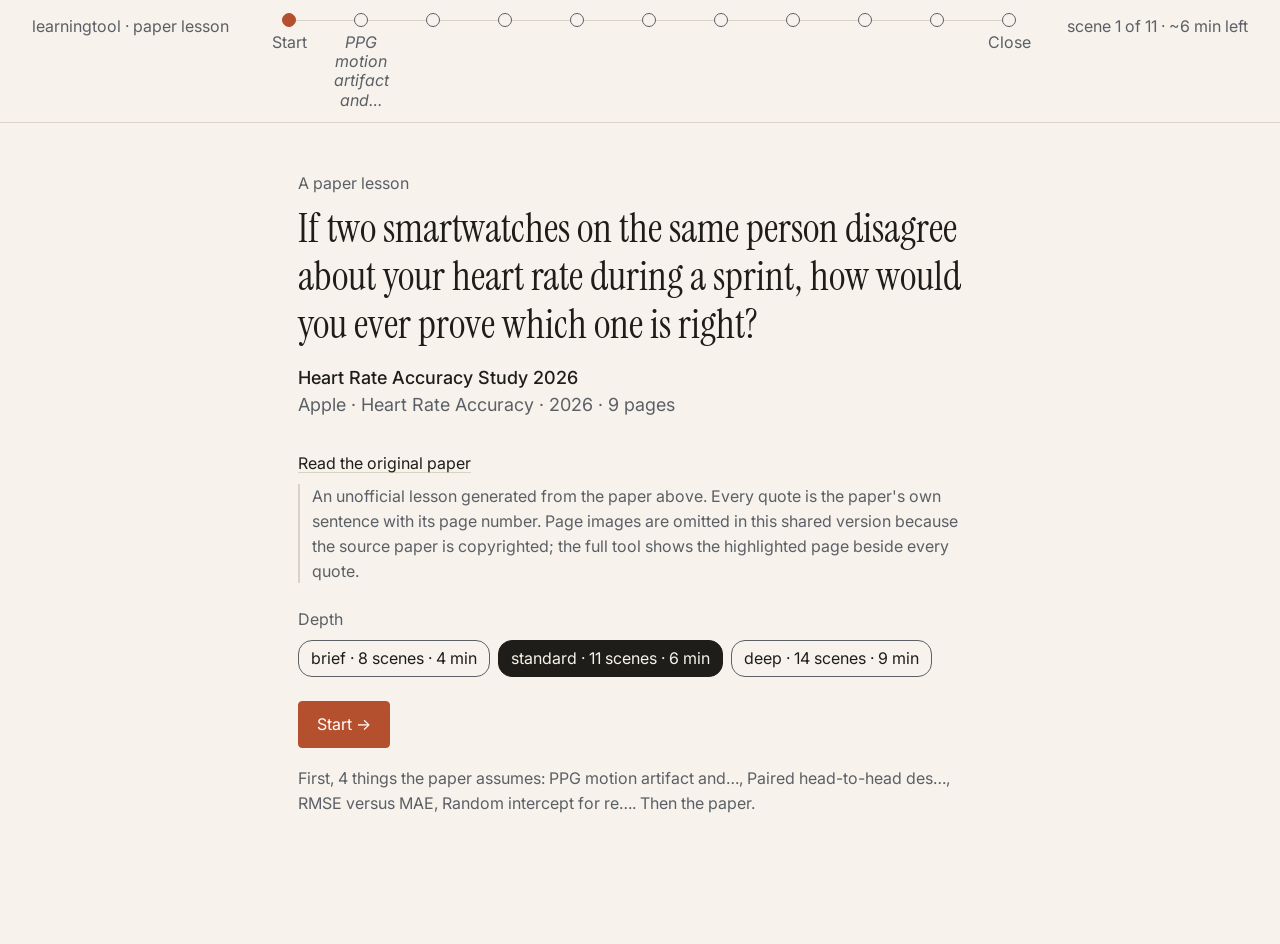
<file: heart-rate-accuracy-study-2026.html>
<!doctype html>
<html lang="en">
<head>
<meta charset="utf-8">
<meta name="viewport" content="width=device-width, initial-scale=1">
<title>Heart Rate Accuracy Study 2026 · learningtool</title>
<link rel="preconnect" href="https://fonts.googleapis.com">
<link href="https://fonts.googleapis.com/css2?family=Instrument+Serif&family=Inter:wght@400;500&display=swap" rel="stylesheet">
<style>:root{
  --paper:#F7F3EC;--ink:#1F1D1A;--slate:#5B5F66;--terracotta:#B5502F;--amber:#B8860B;--amber-bg:#FFF4D6;--hairline:#D9D2C5;
  --serif:"Instrument Serif",Georgia,"Times New Roman",serif;--sans:Inter,-apple-system,"Segoe UI",Helvetica,Arial,sans-serif;--mono:ui-monospace,Menlo,Consolas,monospace;
  --u:8px;--measure:68ch;
}
*{box-sizing:border-box}
html{color-scheme:light}
body{margin:0;background:var(--paper);color:var(--ink);font-family:var(--sans);font-size:18px;line-height:1.55}
::selection{background:var(--terracotta);color:#fff}
:focus-visible{outline:2px solid var(--terracotta);outline-offset:2px}
a{color:var(--ink);text-decoration-color:var(--hairline);text-underline-offset:3px}a:visited{color:var(--slate)}
h1,h3{font-weight:400}
.visually-hidden{position:absolute!important;width:1px;height:1px;overflow:hidden;clip:rect(0 0 0 0);white-space:nowrap}
[hidden]{display:none!important}

.banner{background:var(--amber-bg);border-bottom:1px solid var(--amber);color:#5a4400;padding:calc(var(--u)) calc(4*var(--u));font-size:16px}

/* Top bar and arc */
.top{position:sticky;top:0;z-index:5;display:flex;align-items:flex-start;gap:calc(3*var(--u));padding:calc(1.5*var(--u)) calc(4*var(--u));border-bottom:1px solid var(--hairline);background:var(--paper);font-size:16px}
.mark{color:var(--slate);white-space:nowrap;padding-top:2px}
.arc{flex:1;min-width:0}
.arc ol{list-style:none;margin:0;padding:0;display:flex}
.arc li{position:relative;flex:1;min-width:72px}
/* The paper's title lives on the title and closing scenes and in the tab title; in the header it collided with the arc. */
.ptitle{display:none}
/* Laptop widths: dots may shrink, only nearby labels show, and the counter never sits on the arc. */
@media (max-width:1279px){.arc{overflow:visible}.arc li{min-width:0}.arc li:not(.cur):not(:first-child):not(:last-child) span{display:none}.arc li.cur span{white-space:nowrap}}
.counter{flex-shrink:0}
.arc li::before{content:"";position:absolute;top:8px;left:50%;width:100%;height:1px;background:var(--hairline)}
.arc li:last-child::before{display:none}
.arc button{position:relative;z-index:1;display:flex;flex-direction:column;align-items:center;width:100%;background:none;border:0;padding:0;font:inherit;color:var(--slate);cursor:pointer;min-height:44px}
.arc i{width:14px;height:14px;border-radius:50%;border:1px solid var(--slate);background:var(--paper);display:block;margin-top:1px}
.arc li.done i{background:var(--slate)}
.arc li.cur i{background:var(--terracotta);border-color:var(--terracotta)}
.arc li.flag i{box-shadow:0 0 0 2px var(--paper),0 0 0 4px var(--amber)}
.arc span{margin-top:6px;text-align:center;font-size:16px;line-height:1.2;padding:0 2px}
.arc li.pre span{font-style:italic}
.arc li.hidden-depth{display:none}
.arc li.nolabel span{visibility:hidden}
.arc li.nolabel button:hover span,.arc li.nolabel button:focus-visible span{visibility:visible}
.ptitle{color:var(--slate);white-space:nowrap;overflow:hidden;text-overflow:ellipsis;max-width:26ch;padding-top:2px}
.counter{color:var(--slate);white-space:nowrap;padding-top:2px}
.menu{display:none}

/* Scene */
main{max-width:var(--measure);margin:0 auto;padding:calc(6*var(--u)) calc(4*var(--u)) calc(15*var(--u))}
.scene{outline:none}
.scene.flagged{border-left:4px solid var(--amber);padding-left:calc(3*var(--u));margin-left:calc(-3*var(--u) - 4px)}
.kick{font-size:16px;color:var(--slate);margin:0 0 var(--u)}
.headline{font-family:var(--serif);font-size:28px;line-height:1.2;margin:0 0 var(--u)}
.hook{font-family:var(--serif);font-size:40px;line-height:1.2;margin:0 0 calc(2*var(--u))}
.ana{font-family:var(--serif);font-size:22px;color:var(--slate);margin:0 0 var(--u)}
.tie{font-size:16px;color:var(--slate);margin:0 0 calc(3*var(--u))}
.prose{margin:calc(2*var(--u)) 0 calc(2.5*var(--u))}
.pmeta{color:var(--slate);margin:0 0 calc(4*var(--u))}.pmeta b{font-weight:500;color:var(--ink)}
.dl{font-size:16px;color:var(--slate);margin:0 0 var(--u)}
.share-note{font-size:16px;color:var(--slate);border-left:2px solid var(--hairline);padding-left:calc(1.5*var(--u));margin:0 0 calc(3*var(--u))}
.strip{background:var(--amber-bg);border-left:4px solid var(--amber);color:#5a4400;padding:calc(1.25*var(--u)) calc(2*var(--u));font-size:16px;margin:0 0 calc(3*var(--u))}
.src{font-size:16px;color:var(--slate);border-left:2px solid var(--hairline);padding-left:calc(1.5*var(--u));margin:calc(-1*var(--u)) 0 calc(3*var(--u))}
.src .linkish{text-align:left}
.chip{display:inline-block;font-size:16px;border:1px solid var(--hairline);border-radius:3px;padding:0 6px;margin-left:6px;white-space:nowrap}
.removed{font-size:16px;color:var(--slate);border:1px dashed var(--hairline);padding:var(--u) calc(2*var(--u));margin:0 0 calc(3*var(--u))}
.linkish{background:none;border:0;padding:0;font:inherit;color:inherit;text-decoration:underline;text-decoration-color:var(--hairline);text-underline-offset:3px;cursor:pointer}
.btn{border:1px solid var(--ink);border-radius:4px;padding:10px 18px;background:#fff;font:inherit;font-size:16px;cursor:pointer;min-height:44px}
.btn.p{background:var(--terracotta);color:#fff;border-color:var(--terracotta)}
.btn[disabled]{opacity:.45;cursor:default}
.dial{display:flex;flex-wrap:wrap;gap:var(--u);font-size:16px;margin:0 0 calc(3*var(--u))}
.dial label{border:1px solid var(--slate);border-radius:14px;padding:5px 12px;cursor:pointer;display:inline-flex;align-items:center;gap:6px;min-height:34px}
.dial label:has(input:checked){background:var(--ink);color:var(--paper);border-color:var(--ink)}
.dial input{position:absolute;opacity:0;width:1px;height:1px}
.dial label:has(input:focus-visible){outline:2px solid var(--terracotta);outline-offset:2px}

/* Widget */
.widget{border:1px solid var(--hairline);border-radius:4px;padding:calc(2.5*var(--u));margin:var(--u) 0 calc(3*var(--u));background:#fff}
.widget .q{margin:0 0 4px;font-weight:500}
.widget .badge{font-size:16px;color:var(--slate);margin:0 0 calc(1.5*var(--u))}
.widget .chart{position:relative;border-bottom:1px solid var(--hairline)}
.widget canvas{width:100%;height:auto;display:block}
.widget .unavailable{font-size:16px;color:var(--slate);padding:calc(2*var(--u)) 0}
.sliders{display:grid;grid-template-columns:1fr 1fr;gap:calc(4*var(--u));margin-top:calc(1.75*var(--u));font-size:16px}
.sliders label{display:block}
.sliders .val{float:right;font-family:var(--mono)}
.sliders input[type=range]{width:100%;accent-color:var(--terracotta);margin:var(--u) 0 4px;min-height:24px}
.sliders .nudge{color:var(--slate);font-size:16px}
.read{font-family:var(--mono);font-size:16px;margin:calc(1.5*var(--u)) 0 0}.read b{color:var(--terracotta);font-weight:500}
.evidence{font-size:16px;color:var(--slate);border-left:2px solid var(--hairline);padding-left:calc(1.5*var(--u));margin:calc(2*var(--u)) 0 0}

/* Prediction and reveal */
.predict{border:0;padding:0;margin:0 0 calc(2*var(--u))}
.opt{display:flex;gap:calc(1.5*var(--u));align-items:flex-start;border:1px solid var(--hairline);border-radius:4px;padding:calc(2*var(--u));margin:0 0 var(--u);background:#fff;cursor:pointer;min-height:44px}
.opt:has(input:checked){border-color:var(--terracotta);box-shadow:inset 0 0 0 1px var(--terracotta)}
.opt input{accent-color:var(--terracotta);margin-top:6px}
.predict.locked .opt{cursor:default;opacity:.85}
.predict-actions{display:flex;gap:calc(2*var(--u));align-items:center;flex-wrap:wrap}
.locked-note{font-size:16px;color:var(--slate)}
.said{font-size:16px;color:var(--slate);border:1px solid var(--hairline);padding:calc(1.25*var(--u)) calc(2*var(--u));margin:0 0 calc(2*var(--u))}
.rev{font-family:var(--serif);font-size:22px;line-height:1.4;border-left:3px solid var(--terracotta);padding-left:calc(2*var(--u));margin:0 0 var(--u);opacity:0;transition:opacity 150ms ease-out}
.rev.in{opacity:1}
.rev footer{font-family:var(--sans);font-size:16px;color:var(--slate);margin-top:4px}
.rev p{margin:0}
.verd{margin:0 0 calc(3*var(--u))}

/* Closing */
.closing h3{font-size:16px;color:var(--slate);margin:calc(3*var(--u)) 0 var(--u)}
.concepts{padding-left:1.2em}.concepts b{font-weight:500}
.quote{font-family:var(--serif);font-size:22px;line-height:1.4;border-left:3px solid var(--ink);padding-left:calc(2*var(--u));margin:var(--u) 0}
.quote p{margin:0}.quote footer{font-family:var(--sans);font-size:16px;color:var(--slate);margin-top:4px}
.cite{color:var(--slate)}

/* Footer */
.foot{position:sticky;bottom:0;z-index:5;display:flex;justify-content:space-between;align-items:center;gap:calc(2*var(--u));padding:calc(1.5*var(--u)) calc(4*var(--u));border-top:1px solid var(--hairline);background:var(--paper);font-size:16px}
.foot .dial{margin:0}
.foot .btn{margin-left:var(--u)}

/* Drawer */
dialog{border:0;padding:0;background:transparent;max-width:none;max-height:none}
dialog::backdrop{background:rgba(31,29,26,.18)}
#drawer{position:fixed;inset:0 0 0 auto;width:420px;height:100%;margin:0}
#drawer .drawer-inner{height:100%;overflow:auto;background:#fff;border-left:1px solid var(--hairline);box-shadow:0 8px 24px rgba(31,29,26,.12);padding:calc(3.5*var(--u));font-size:16px;transform:translateX(100%);transition:transform 200ms ease-out}
#drawer[open] .drawer-inner{transform:none}
#drawer h3{font-size:16px;color:var(--slate);margin:calc(2*var(--u)) 0 calc(1.5*var(--u))}
#drawer .claims{list-style:none;padding:0;margin:0}
#drawer .claims li{padding:var(--u) 0;border-top:1px solid var(--hairline)}
#drawer .claims li.active{background:var(--paper);margin:0 calc(-1*var(--u));padding:var(--u)}
#drawer .crop{margin:var(--u) 0 0}
#drawer .crop img{max-width:100%;max-height:220px;object-fit:contain;border:1px solid var(--hairline);display:block}
#drawer .crop.zoomed img{max-height:none;width:auto;max-width:none}
#drawer .crop figcaption{font-size:16px;color:var(--slate)}
#drawer .notshown{padding-left:1.2em;color:var(--slate)}
.close-drawer{float:right}
#scene-menu{margin:auto;background:#fff;border:1px solid var(--hairline);padding:calc(3*var(--u));width:min(90vw,420px)}
#scene-menu ol{padding-left:1.4em}#scene-menu li{padding:4px 0}#scene-menu button{font-size:16px}

/* Motion */
.scene.enter{animation:fade 150ms ease-out}
@keyframes fade{from{opacity:0}to{opacity:1}}
@media (prefers-reduced-motion:reduce){
  .scene.enter{animation:none}.rev{transition:none}#drawer .drawer-inner{transition:none}
}

/* Tablet */
@media (max-width:1023px){
  .arc li:not(.cur):not(.near) span{visibility:hidden}
  #drawer{inset:auto 0 0 0;width:100%;height:70vh}
  #drawer .drawer-inner{border-left:0;border-top:1px solid var(--hairline);transform:translateY(100%)}
  #drawer[open] .drawer-inner{transform:none}
}
/* Phone */
@media (max-width:767px){
  body{font-size:17px}
  .top{padding:calc(1.5*var(--u)) calc(2*var(--u));align-items:center}
  .arc,.ptitle{display:none}
  .menu{display:inline-block;margin-left:auto}
  .mark{display:none}
  main{padding:calc(3*var(--u)) calc(2*var(--u)) calc(14*var(--u))}
  .headline{font-size:26px}.hook{font-size:32px}
  .sliders{grid-template-columns:1fr}
  .foot{padding:calc(1.5*var(--u)) calc(2*var(--u))}
  .foot .dial{flex-wrap:nowrap;gap:4px}
  .foot .dial label{padding:5px 8px;min-height:40px}
  .foot .btn{padding:10px 12px;margin-left:4px}
  #drawer{height:100%}
  .scene.flagged{margin-left:0;padding-left:calc(2*var(--u))}
}
</style>
</head>
<body data-paper="4164de6f5e6863c790ba8accc3b327b37bc07df7402bf4c0ef82a592d1b68593" data-profile="Ella" data-default-depth="standard">



<header class="top">
  <span class="mark">learningtool · paper lesson</span>
  <nav class="arc" aria-label="Lesson scenes">
    <ol id="arc">
      <li data-idx="0" data-depth="brief"><button type="button" aria-current="true"><i></i><span>Start</span></button></li>
      
      <li data-idx="1" data-depth="brief" class="pre"><button type="button"><i></i><span>PPG motion artifact and…</span></button></li>
      
      <li data-idx="2" data-depth="standard" class="pre"><button type="button"><i></i><span>Paired head-to-head des…</span></button></li>
      
      <li data-idx="3" data-depth="standard" class="pre"><button type="button"><i></i><span>RMSE versus MAE</span></button></li>
      
      <li data-idx="4" data-depth="deep" class="pre"><button type="button"><i></i><span>Random intercept for re…</span></button></li>
      
      <li data-idx="5" data-depth="standard" class=""><button type="button"><i></i><span>The world before</span></button></li>
      
      <li data-idx="6" data-depth="brief" class=""><button type="button"><i></i><span>The problem</span></button></li>
      
      <li data-idx="7" data-depth="brief" class=""><button type="button"><i></i><span>What they tried</span></button></li>
      
      <li data-idx="8" data-depth="deep" class=""><button type="button"><i></i><span>What they tried</span></button></li>
      
      <li data-idx="9" data-depth="brief" class=""><button type="button"><i></i><span>Your prediction</span></button></li>
      
      <li data-idx="10" data-depth="brief" class=""><button type="button"><i></i><span>What they found</span></button></li>
      
      <li data-idx="11" data-depth="deep" class=""><button type="button"><i></i><span>What they found</span></button></li>
      
      <li data-idx="12" data-depth="brief" class=""><button type="button"><i></i><span>What changed</span></button></li>
      
      <li data-idx="13" data-depth="brief"><button type="button"><i></i><span>Close</span></button></li>
    </ol>
  </nav>
  <span class="ptitle" title="Heart Rate Accuracy Study 2026">Heart Rate Accuracy Study 2026</span>
  <span class="counter" id="counter" aria-live="polite"></span>
  <button type="button" class="menu" id="menu" aria-haspopup="dialog">Scenes</button>
</header>

<main id="main">
  <!-- Title scene -->
  <section class="scene title" data-idx="0" data-role="title" data-depth="brief" tabindex="-1">
    <p class="kick">A paper lesson</p>
    <h1 class="hook">If two smartwatches on the same person disagree about your heart rate during a sprint, how would you ever prove which one is right?</h1>
    <p class="pmeta"><b>Heart Rate Accuracy Study 2026</b><br>
      Apple · Heart Rate Accuracy · 2026 · 9 pages</p>
    <p class="dl"><a href="https://www.apple.com/health/pdf/Heart_Rate_Accuracy_Study_2026.pdf" rel="noopener">Read the original paper</a></p>
    <p class="share-note">An unofficial lesson generated from the paper above. Every quote is the paper's own sentence with its page number. Page images are omitted in this shared version because the source paper is copyrighted; the full tool shows the highlighted page beside every quote.</p>
    <p class="dl">Depth</p>
    <div class="dial" role="radiogroup" aria-label="Depth">
      
      <label><input type="radio" name="depth" value="brief"> brief · 8 scenes · 4 min</label>
      
      <label><input type="radio" name="depth" value="standard" checked> standard · 11 scenes · 6 min</label>
      
      <label><input type="radio" name="depth" value="deep"> deep · 14 scenes · 9 min</label>
      
    </div>
    <p><button type="button" class="btn p" id="start">Start →</button></p>
    
    <p class="dl">First, 4 things the paper assumes: PPG motion artifact and…, Paired head-to-head des…, RMSE versus MAE, Random intercept for re…. Then the paper.</p>
  </section>

  
  <section class="scene prereq" data-idx="1" data-id="prereq-ppg" data-role="prereq" data-depth="brief" data-seconds="38" hidden tabindex="-1">
    
    
    <p class="kick">Before the paper</p>
    <h1 class="headline">Wrist optical heart rate is inferred from light scattering, and rhythmic motion can masquerade as a pulse</h1>
    <p class="ana">It&#39;s like listening for a heartbeat with a stethoscope while someone taps the table at almost exactly the same tempo — the instrument can lock onto the wrong rhythm.</p>
    

    
      <p class="prose">A photoplethysmography (PPG) sensor shines light into the skin and watches how much comes back. Blood volume pulses with each heartbeat, so the reflected-light waveform carries a periodic signal the algorithm turns into beats per minute.

The trouble is that the same waveform is contaminated by anything that moves tissue or shifts the optical path: running cadence, muscle tension, sensor rocking. When footstrike frequency sits near heart rate, an algorithm can track the steps instead of the heart — &#34;cadence lock.&#34;

This paper&#39;s activity menu was chosen deliberately to provoke exactly these failure modes, rather than to flatter the sensors.</p>
    

    
    <p class="src"><button type="button" class="linkish open-drawer" data-claim="c-ppg-activities">“This mix of activities was specifically selected to include challenging conditions for op…” · p. 3</button> <span class="chip">Cited</span></p>
    
    <p class="src"><button type="button" class="linkish open-drawer" data-claim="c-ppg-system">“With the release of Apple Watch Series 12 and Apple Watch Ultra 4, Apple introduced the H…” · p. 2</button> <span class="chip">Cited</span></p>
    

    

    <template class="drawer-content">
      
      <h3>Claims in this scene</h3>
      <ul class="claims">
        
        <li data-claim="c-ppg-bg">
          <span>PPG estimates heart rate from pulsatile changes in light absorbed and reflected by perfused tissue, and is susceptible to motion artifact.</span> <span class="chip">Background · unchecked</span>
          <p class="dl">Source: J. Allen, &#34;Photoplethysmography and its application in clinical physiological measurement,&#34; Physiological Measurement, 2007 (outside the paper; not checked in v1)</p>
        </li>
        
        <li data-claim="c-ppg-activities" data-span="sp-003-0016">
          <span>The activity mix was selected to include conditions known to challenge optical heart rate: cadence lock in running, loaded forearm grip in strength training and cycling, and rapid wrist motion plus fast heart rate transitions in HIIT.</span> <span class="chip">Cited</span>
          <blockquote class="quote"><p>“This mix of activities was specifically selected to include challenging conditions for optical heart rate performance — e.g., cadence lock associated with running, loaded forearm grip associated with strength training and cycling, rapid wrist motion and heart rate transitions associated with HIIT.”</p><footer>p. 3 · shown exactly as extracted</footer></blockquote>
          <p class="dl">Page image omitted in this shared version (the source paper is copyrighted). The full tool shows the highlighted page here. <a href="https://www.apple.com/health/pdf/Heart_Rate_Accuracy_Study_2026.pdf" rel="noopener">Original paper</a></p>
          
        </li>
        
        <li data-claim="c-ppg-system" data-span="sp-002-0005">
          <span>Apple&#39;s Health Sensing System on Series 12 and Ultra 4 includes updated electrical and optical (PPG) heart sensors plus new signal processing algorithms.</span> <span class="chip">Cited</span>
          <blockquote class="quote"><p>“With the release of Apple Watch Series 12 and Apple Watch Ultra 4, Apple introduced the Health Sensing System, which includes both updated electrical and optical (photoplethysmography, or PPG) heart sensors and associated signal processing algorithms, as well as several features enabled by the new technology, such as Recovery HRV and the Readiness app.”</p><footer>p. 2 · shown exactly as extracted</footer></blockquote>
          <p class="dl">Page image omitted in this shared version (the source paper is copyrighted). The full tool shows the highlighted page here. <a href="https://www.apple.com/health/pdf/Heart_Rate_Accuracy_Study_2026.pdf" rel="noopener">Original paper</a></p>
          
        </li>
        
      </ul>
      
      
    </template>
  </section>
  
  <section class="scene prereq" data-idx="2" data-id="prereq-reference" data-role="prereq" data-depth="standard" data-seconds="38" hidden tabindex="-1">
    
    
    <p class="kick">Before the paper</p>
    <h1 class="headline">Each participant wore both devices at once against a chest-strap ECG reference, with wrist assignment randomized</h1>
    <p class="ana">Like an A/B test where both variants run on the same customer at the same moment, so seasonality and customer quality can&#39;t explain the gap.</p>
    

    
      <p class="prose">Comparing devices across different people or different workouts invites confounding. The fix here is a within-participant paired design: an Apple Watch on one wrist, the comparator on the other, both referenced to a Polar H10 ECG chest strap worn simultaneously.

Dominance matters — your non-dominant wrist moves differently — so watch side was randomized to roughly a 50/50 split.

Pairing only works if the clocks agree. Every device, including the chest strap, was paired to its own Wi-Fi phone for network time synchronization, and then each device sample was matched to its nearest-neighbor reference timestamp so accuracy could be scored sample by sample.</p>
    

    
    <p class="src"><button type="button" class="linkish open-drawer" data-claim="c-ref-standard">“This paper summarizes the accuracy of the updated optical heart rate sensing system relat…” · p. 2</button> <span class="chip">Cited</span></p>
    
    <p class="src"><button type="button" class="linkish open-drawer" data-claim="c-ref-paired">“Participants wore an Apple Watch on one wrist, and a comparative wrist-based device on th…” · p. 3</button> <span class="chip">Cited</span></p>
    
    <p class="src"><button type="button" class="linkish open-drawer" data-claim="c-ref-random">“Wrist assignment was randomized such that Apple Watch was worn on the dominant hand appro…” · p. 3</button> <span class="chip">Cited</span></p>
    
    <p class="src"><button type="button" class="linkish open-drawer" data-claim="c-ref-time">“To ensure devices were appropriately time synchronized using network time protocol (NTP),…” · p. 5</button> <span class="chip">Cited</span></p>
    

    

    <template class="drawer-content">
      
      <h3>Claims in this scene</h3>
      <ul class="claims">
        
        <li data-claim="c-ref-standard" data-span="sp-002-0006">
          <span>An ECG chest strap served as the reference, described as an established standard for evaluating wearable heart rate accuracy.</span> <span class="chip">Cited</span>
          <blockquote class="quote"><p>“This paper summarizes the accuracy of the updated optical heart rate sensing system relative to other devices in the wearables category through a large multi-site head-tohead study, using an ECG chest strap as reference, which is an established standard used for evaluating heart rate accuracy of wearables&lt;sup 1,2&lt;/sup .”</p><footer>p. 2 · shown exactly as extracted</footer></blockquote>
          <p class="dl">Page image omitted in this shared version (the source paper is copyrighted). The full tool shows the highlighted page here. <a href="https://www.apple.com/health/pdf/Heart_Rate_Accuracy_Study_2026.pdf" rel="noopener">Original paper</a></p>
          
        </li>
        
        <li data-claim="c-ref-paired" data-span="sp-003-0008">
          <span>Participants wore an Apple Watch on one wrist and a comparative wrist device on the other while wearing a Polar H10 ECG chest strap as reference.</span> <span class="chip">Cited</span>
          <blockquote class="quote"><p>“Participants wore an Apple Watch on one wrist, and a comparative wrist-based device on the other, while using a Polar H10 ECG based chest strap as reference.”</p><footer>p. 3 · shown exactly as extracted</footer></blockquote>
          <p class="dl">Page image omitted in this shared version (the source paper is copyrighted). The full tool shows the highlighted page here. <a href="https://www.apple.com/health/pdf/Heart_Rate_Accuracy_Study_2026.pdf" rel="noopener">Original paper</a></p>
          
        </li>
        
        <li data-claim="c-ref-random" data-span="sp-003-0009">
          <span>Wrist assignment was randomized so the Apple Watch was on the dominant hand about 50% of the time.</span> <span class="chip">Cited</span>
          <blockquote class="quote"><p>“Wrist assignment was randomized such that Apple Watch was worn on the dominant hand approximately 50% of the time.”</p><footer>p. 3 · shown exactly as extracted</footer></blockquote>
          <p class="dl">Page image omitted in this shared version (the source paper is copyrighted). The full tool shows the highlighted page here. <a href="https://www.apple.com/health/pdf/Heart_Rate_Accuracy_Study_2026.pdf" rel="noopener">Original paper</a></p>
          
        </li>
        
        <li data-claim="c-ref-time" data-span="sp-005-0051">
          <span>Every device, including the watch and the chest strap, was Bluetooth-paired to its own Wi-Fi phone to ensure NTP time synchronization, and measurements were then matched to the nearest-neighbor reference timestamp.</span> <span class="chip">Cited</span>
          <blockquote class="quote"><p>“To ensure devices were appropriately time synchronized using network time protocol (NTP), every device (including the Apple Watch and the Polar H10 chest strap) was Bluetooth®-paired to its own Wi-Fi-enabled companion phone.”</p><footer>p. 5 · shown exactly as extracted</footer></blockquote>
          <p class="dl">Page image omitted in this shared version (the source paper is copyrighted). The full tool shows the highlighted page here. <a href="https://www.apple.com/health/pdf/Heart_Rate_Accuracy_Study_2026.pdf" rel="noopener">Original paper</a></p>
          
        </li>
        
      </ul>
      
      
    </template>
  </section>
  
  <section class="scene prereq" data-idx="3" data-id="prereq-metrics" data-role="prereq" data-depth="standard" data-seconds="38" hidden tabindex="-1">
    
    
    <p class="kick">Before the paper</p>
    <h1 class="headline">Accuracy was scored per session with both MAE and RMSE, plus a separate session-average comparison</h1>
    <p class="ana">MAE is your average monthly burn; RMSE is the metric that screams when one month blows up the runway.</p>
    

    
      <p class="prose">For each session, the paper computes Mean Absolute Error and Root Mean Square Error against the reference. Both are standard, but they answer different questions: because RMSE squares errors before averaging, it is more sensitive to a stream that is usually fine but occasionally badly wrong.

A third metric is the session-level average heart rate — what a device reports as your workout mean. That matters especially for screenless wearables, where you never see a live number at all; the summary is the whole experience.

One convention to hold onto: every reported result is a difference in error, Apple minus comparator, in bpm. Negative means Apple&#39;s error was smaller.</p>
    

    
    <p class="src"><button type="button" class="linkish open-drawer" data-claim="c-met-both">“Accuracy for each session was evaluated using both Root Mean Square Error (RMSE) and Mean…” · p. 5</button> <span class="chip">Cited</span></p>
    
    <p class="src"><button type="button" class="linkish open-drawer" data-claim="c-met-session">“This allowed us to assess the accuracy of a session summary metric, which is especially r…” · p. 5</button> <span class="chip">Cited</span></p>
    
    <p class="src"><button type="button" class="linkish open-drawer" data-claim="c-met-sign">“Each reported metric is a mean accuracy difference (reported in bpm), so a negative diffe…” · p. 5</button> <span class="chip">Cited</span></p>
    

    

    <template class="drawer-content">
      
      <h3>Claims in this scene</h3>
      <ul class="claims">
        
        <li data-claim="c-met-both" data-span="sp-005-0057">
          <span>Session accuracy was evaluated with both RMSE and MAE, with RMSE being more sensitive to infrequent but significant errors.</span> <span class="chip">Cited</span>
          <blockquote class="quote"><p>“Accuracy for each session was evaluated using both Root Mean Square Error (RMSE) and Mean Absolute Error (MAE) calculations, which are standard methods of comparative accuracy testing, with RMSE being more sensitive in identifying a data stream that may have infrequent but significant errors.”</p><footer>p. 5 · shown exactly as extracted</footer></blockquote>
          <p class="dl">Page image omitted in this shared version (the source paper is copyrighted). The full tool shows the highlighted page here. <a href="https://www.apple.com/health/pdf/Heart_Rate_Accuracy_Study_2026.pdf" rel="noopener">Original paper</a></p>
          
        </li>
        
        <li data-claim="c-met-session" data-span="sp-005-0060">
          <span>Session-level average heart rate was also compared to the reference, which is especially relevant for screenless devices that cannot show live heart rate without a phone.</span> <span class="chip">Cited</span>
          <blockquote class="quote"><p>“This allowed us to assess the accuracy of a session summary metric, which is especially relevant for devices without screens — where live heart rate cannot be provided to the user without engagement with a smartphone.”</p><footer>p. 5 · shown exactly as extracted</footer></blockquote>
          <p class="dl">Page image omitted in this shared version (the source paper is copyrighted). The full tool shows the highlighted page here. <a href="https://www.apple.com/health/pdf/Heart_Rate_Accuracy_Study_2026.pdf" rel="noopener">Original paper</a></p>
          
        </li>
        
        <li data-claim="c-met-sign" data-span="sp-005-0064">
          <span>Each reported metric is a mean accuracy difference in bpm, where a negative difference means Apple Watch error was lower than the comparison device&#39;s.</span> <span class="chip">Cited</span>
          <blockquote class="quote"><p>“Each reported metric is a mean accuracy difference (reported in bpm), so a negative difference means the error associated with Apple Watch was less than that of the comparison device.”</p><footer>p. 5 · shown exactly as extracted</footer></blockquote>
          <p class="dl">Page image omitted in this shared version (the source paper is copyrighted). The full tool shows the highlighted page here. <a href="https://www.apple.com/health/pdf/Heart_Rate_Accuracy_Study_2026.pdf" rel="noopener">Original paper</a></p>
          
        </li>
        
      </ul>
      
      
    </template>
  </section>
  
  <section class="scene prereq" data-idx="4" data-id="prereq-stats" data-role="prereq" data-depth="deep" data-seconds="47" hidden tabindex="-1">
    
    
    <p class="kick">Before the paper</p>
    <h1 class="headline">A mixed model with per-participant random intercepts handled repeated measures, and bootstrap intervals handled six simultaneous comparisons</h1>
    <p class="ana">Treating one person&#39;s five workouts as five independent data points is like counting a single enthusiastic customer&#39;s five reorders as five customers in your conversion rate.</p>
    

    
      <p class="prose">Each participant did several activities, so their sessions are correlated: a person with awkward wrist anatomy will tend to produce high error everywhere. A linear mixed model on the paired difference, with activity as a fixed effect and a random intercept per participant, absorbs that person-level offset instead of pretending every session is independent.

The overall number reported is an equally weighted mean of activity means — so a single long activity can&#39;t dominate. Uncertainty came from a bias-corrected and accelerated bootstrap clustered by participant, reported at 99% rather than 95% because six devices are being compared at once.

Sample size was fixed in advance: at least 50 participants per workout activity per comparator, powered at 80% for a paired effect of about Cohen&#39;s dz 0.5 in MAE with Bonferroni adjustment.</p>
    

    
    <p class="src"><button type="button" class="linkish open-drawer" data-claim="c-stat-lmm">“A linear mixed model (LMM) was used to model the paired difference (Apple Watch - Compari…” · p. 5</button> <span class="chip">Cited</span></p>
    
    <p class="src"><button type="button" class="linkish open-drawer" data-claim="c-stat-boot">“The reported overall accuracy difference was the equally-weighted mean of the activity me…” · p. 5</button> <span class="chip">Cited</span></p>
    
    <p class="src"><button type="button" class="linkish open-drawer" data-claim="c-stat-power">“Sizing, which pertains only to workouts and not Daily Living, assumed 80% power to detect…” · p. 4</button> <span class="chip">Cited</span></p>
    
    <p class="src"><button type="button" class="linkish open-drawer" data-claim="c-stat-mde">“The smallest detectable difference in mean MAE ranged from approximately 2.5 bpm (outdoor…” · p. 4</button> <span class="chip">Cited</span></p>
    

    

    <template class="drawer-content">
      
      <h3>Claims in this scene</h3>
      <ul class="claims">
        
        <li data-claim="c-stat-lmm" data-span="sp-005-0061">
          <span>A linear mixed model modeled the paired difference per participant and activity, with activity as a fixed effect and a random intercept per participant to account for within-participant correlation.</span> <span class="chip">Cited</span>
          <blockquote class="quote"><p>“A linear mixed model (LMM) was used to model the paired difference (Apple Watch - Comparison Device) for each accuracy metric per participant and activity, treating activity as a fixed effect and incorporating a random intercept per participant to account for within-participant correlation of their repeated measures.”</p><footer>p. 5 · shown exactly as extracted</footer></blockquote>
          <p class="dl">Page image omitted in this shared version (the source paper is copyrighted). The full tool shows the highlighted page here. <a href="https://www.apple.com/health/pdf/Heart_Rate_Accuracy_Study_2026.pdf" rel="noopener">Original paper</a></p>
          
        </li>
        
        <li data-claim="c-stat-boot" data-span="sp-005-0062">
          <span>The overall accuracy difference was the equally weighted mean of activity means, with a 99% bias-corrected and accelerated bootstrap confidence interval clustered by participant to account for multiple device comparisons.</span> <span class="chip">Cited</span>
          <blockquote class="quote"><p>“The reported overall accuracy difference was the equally-weighted mean of the activity means, and a 99% bias-corrected and accelerated (BCa) bootstrap confidence interval (clustered by participant) was computed to account for the multiplicity of device comparisons.”</p><footer>p. 5 · shown exactly as extracted</footer></blockquote>
          <p class="dl">Page image omitted in this shared version (the source paper is copyrighted). The full tool shows the highlighted page here. <a href="https://www.apple.com/health/pdf/Heart_Rate_Accuracy_Study_2026.pdf" rel="noopener">Original paper</a></p>
          
        </li>
        
        <li data-claim="c-stat-power" data-span="sp-004-0042">
          <span>Sample size was pre-specified at a minimum of 50 participants per workout activity per comparator, assuming 80% power for a paired standardized difference of about 0.5 in MAE with a two-sided test at alpha 0.05 and Bonferroni adjustment for six comparisons.</span> <span class="chip">Cited</span>
          <blockquote class="quote"><p>“Sizing, which pertains only to workouts and not Daily Living, assumed 80% power to detect a standardized paired difference (Cohen&#39;s dz) of approximately 0.5 in Mean Absolute Error (MAE), using a twosided test with α = 0.05 and Bonferroni adjustment for the six device comparisons.”</p><footer>p. 4 · shown exactly as extracted</footer></blockquote>
          <p class="dl">Page image omitted in this shared version (the source paper is copyrighted). The full tool shows the highlighted page here. <a href="https://www.apple.com/health/pdf/Heart_Rate_Accuracy_Study_2026.pdf" rel="noopener">Original paper</a></p>
          
        </li>
        
        <li data-claim="c-stat-mde" data-span="sp-004-0043">
          <span>The smallest detectable difference in mean MAE ranged from roughly 2.5 bpm for outdoor running and cycling to 3.7 bpm for HIIT under the assumed variance.</span> <span class="chip">Cited</span>
          <blockquote class="quote"><p>“The smallest detectable difference in mean MAE ranged from approximately 2.5 bpm (outdoor running and cycling) to 3.7 bpm (HIIT), under assumed between-participant MAE standard deviations of 5.0–7.5 bpm and a between-device correlation of 0.5.”</p><footer>p. 4 · shown exactly as extracted</footer></blockquote>
          <p class="dl">Page image omitted in this shared version (the source paper is copyrighted). The full tool shows the highlighted page here. <a href="https://www.apple.com/health/pdf/Heart_Rate_Accuracy_Study_2026.pdf" rel="noopener">Original paper</a></p>
          
        </li>
        
      </ul>
      
      
    </template>
  </section>
  
  <section class="scene before" data-idx="5" data-id="before" data-role="before" data-depth="standard" data-seconds="36" hidden tabindex="-1">
    
    
    <p class="kick">The world before</p>
    <h1 class="headline">Heart rate is not just a displayed number; it is an input to calorie, VO2 max, and alert features</h1>
    <p class="ana">It&#39;s the raw sensor reading at the bottom of a product stack — every derived metric inherits its error, the way a mis-calibrated scale poisons every dosing calculation downstream.</p>
    

    
      <p class="prose">Wearable heart rate tracking is consumed twice: once by the user glancing at a number, and once by the software stack that turns that number into calorie burn, VO2 max, cycle predictions, and high/low heart rate alerts.

That makes accuracy structural rather than cosmetic. An error in beats per minute propagates into every derived insight and into clinical-adjacent notifications.

Apple frames its new Health Sensing System — updated electrical and optical sensors with new algorithms, enabling features like Recovery HRV and a Readiness app — as the reason a fresh accuracy evaluation was warranted.</p>
    

    
    <p class="src"><button type="button" class="linkish open-drawer" data-claim="c-bef-uses">“It&#39;s used for daily health and workout insights as well as an input to core features, suc…” · p. 2</button> <span class="chip">Cited</span></p>
    
    <p class="src"><button type="button" class="linkish open-drawer" data-claim="c-bef-system">“With the release of Apple Watch Series 12 and Apple Watch Ultra 4, Apple introduced the H…” · p. 2</button> <span class="chip">Cited</span></p>
    

    

    <template class="drawer-content">
      
      <h3>Claims in this scene</h3>
      <ul class="claims">
        
        <li data-claim="c-bef-uses" data-span="sp-002-0003">
          <span>Heart rate tracking feeds features including calorie estimates, VO2 max estimates, period predictions, and high and low heart rate alerts, making its accuracy critical to the user experience.</span> <span class="chip">Cited</span>
          <blockquote class="quote"><p>“It&#39;s used for daily health and workout insights as well as an input to core features, such as calorie estimates, VO2 max estimates, period predictions, high and low heart rate alerts, and many others.”</p><footer>p. 2 · shown exactly as extracted</footer></blockquote>
          <p class="dl">Page image omitted in this shared version (the source paper is copyrighted). The full tool shows the highlighted page here. <a href="https://www.apple.com/health/pdf/Heart_Rate_Accuracy_Study_2026.pdf" rel="noopener">Original paper</a></p>
          
        </li>
        
        <li data-claim="c-bef-system" data-span="sp-002-0005">
          <span>The Health Sensing System introduced with Series 12 and Ultra 4 also enables new features such as Recovery HRV and the Readiness app.</span> <span class="chip">Cited</span>
          <blockquote class="quote"><p>“With the release of Apple Watch Series 12 and Apple Watch Ultra 4, Apple introduced the Health Sensing System, which includes both updated electrical and optical (photoplethysmography, or PPG) heart sensors and associated signal processing algorithms, as well as several features enabled by the new technology, such as Recovery HRV and the Readiness app.”</p><footer>p. 2 · shown exactly as extracted</footer></blockquote>
          <p class="dl">Page image omitted in this shared version (the source paper is copyrighted). The full tool shows the highlighted page here. <a href="https://www.apple.com/health/pdf/Heart_Rate_Accuracy_Study_2026.pdf" rel="noopener">Original paper</a></p>
          
        </li>
        
      </ul>
      
      
    </template>
  </section>
  
  <section class="scene problem" data-idx="6" data-id="problem" data-role="problem" data-depth="brief" data-seconds="36" hidden tabindex="-1">
    
    
    <p class="kick">The problem</p>
    <h1 class="headline">Nobody had run a head-to-head wearable heart rate comparison large enough to support statistically powered conclusions across many activities</h1>
    <p class="ana">Like a market claim built on a dozen friendly beta users instead of a pre-registered trial big enough to survive scrutiny.</p>
    

    
      <p class="prose">The question &#34;which wearable measures heart rate best?&#34; is easy to ask and hard to answer credibly. You need a trusted reference, the same people wearing competing devices at the same time, enough activities to cover real use, and enough participants that small differences are not noise.

The paper&#39;s stated aim is to evaluate the updated optical sensing system against other devices in the category using an ECG chest strap reference, in a large multi-site head-to-head design with over 1,000 participants.

The comparator set was chosen for coverage: brands representing roughly 90% of the worldwide smartwatch category, plus two prominent screenless wearables.</p>
    

    
    <p class="src"><button type="button" class="linkish open-drawer" data-claim="c-prob-aim">“This paper summarizes the accuracy of the updated optical heart rate sensing system relat…” · p. 2</button> <span class="chip">Cited</span></p>
    
    <p class="src"><button type="button" class="linkish open-drawer" data-claim="c-prob-power">“The study, with over 1,000 participants, evaluates a broad set of comparative devices, ac…” · p. 2</button> <span class="chip">Cited</span></p>
    
    <p class="src"><button type="button" class="linkish open-drawer" data-claim="c-prob-market">“These brands represent approximately 90% of the worldwide smartwatch category, as well as…” · p. 3</button> <span class="chip">Cited</span></p>
    

    

    <template class="drawer-content">
      
      <h3>Claims in this scene</h3>
      <ul class="claims">
        
        <li data-claim="c-prob-aim" data-span="sp-002-0006">
          <span>The paper evaluates the updated optical heart rate system against other wearables in a large multi-site head-to-head study using an ECG chest strap reference.</span> <span class="chip">Cited</span>
          <blockquote class="quote"><p>“This paper summarizes the accuracy of the updated optical heart rate sensing system relative to other devices in the wearables category through a large multi-site head-tohead study, using an ECG chest strap as reference, which is an established standard used for evaluating heart rate accuracy of wearables&lt;sup 1,2&lt;/sup .”</p><footer>p. 2 · shown exactly as extracted</footer></blockquote>
          <p class="dl">Page image omitted in this shared version (the source paper is copyrighted). The full tool shows the highlighted page here. <a href="https://www.apple.com/health/pdf/Heart_Rate_Accuracy_Study_2026.pdf" rel="noopener">Original paper</a></p>
          
        </li>
        
        <li data-claim="c-prob-power" data-span="sp-002-0007">
          <span>The study, with over 1,000 participants, spans a broad device set and wide range of activities with sample size intended to allow statistically powered conclusions.</span> <span class="chip">Cited</span>
          <blockquote class="quote"><p>“The study, with over 1,000 participants, evaluates a broad set of comparative devices, across a wide range of activities, with sufficient sample size to allow for statistically powered conclusions.”</p><footer>p. 2 · shown exactly as extracted</footer></blockquote>
          <p class="dl">Page image omitted in this shared version (the source paper is copyrighted). The full tool shows the highlighted page here. <a href="https://www.apple.com/health/pdf/Heart_Rate_Accuracy_Study_2026.pdf" rel="noopener">Original paper</a></p>
          
        </li>
        
        <li data-claim="c-prob-market" data-span="sp-003-0012">
          <span>The brands studied represent approximately 90% of the worldwide smartwatch category, plus two prominent screenless wearable devices.</span> <span class="chip">Cited</span>
          <blockquote class="quote"><p>“These brands represent approximately 90% of the worldwide smartwatch category, as well as two prominent screenless wearable devices&lt;sup 4&lt;/sup .”</p><footer>p. 3 · shown exactly as extracted</footer></blockquote>
          <p class="dl">Page image omitted in this shared version (the source paper is copyrighted). The full tool shows the highlighted page here. <a href="https://www.apple.com/health/pdf/Heart_Rate_Accuracy_Study_2026.pdf" rel="noopener">Original paper</a></p>
          
        </li>
        
      </ul>
      
      
    </template>
  </section>
  
  <section class="scene tried" data-idx="7" data-id="tried" data-role="tried" data-depth="brief" data-seconds="44" hidden tabindex="-1">
    
    
    <p class="kick">What they tried</p>
    <h1 class="headline">1,460 participants across five sites did runs, cycling, HIIT, strength training, and a daily-living protocol wearing seven devices</h1>
    <p class="ana">A multi-site clinical trial protocol, borrowed wholesale for consumer electronics benchmarking.</p>
    

    
      <p class="prose">Comparators were Garmin Forerunner 970, Google Pixel Watch 4, Huawei Watch 5, Samsung Galaxy Watch 8, WHOOP 5, and — worn on an index finger per manufacturer guidance — Oura Ring 5, all latest models as of July–August 2026. The ring was skipped for strength training, per Oura&#39;s own advice against lifting in it.

Workouts ran 15–20 minutes each: outdoor runs at varied speeds, treadmill intervals, outdoor cycling, HIIT, strength training. A separate Daily Living protocol covered rest, desk work, meal prep, and walking at roughly 20 minutes each.

Enrollment reached 1,460 across five sites in California, Texas, and Malaysia; 1,254 contributed at least one paired measurement. Of those, 59% came from third-party CRO sites, 20% were Fitzpatrick skin tone V or VI, 35% female, mean age 39 ± 12 years, mean BMI 26 ± 5.</p>
    

    
    <p class="src"><button type="button" class="linkish open-drawer" data-claim="c-try-devices">“Wrist-based devices studied included Apple Watch Series 12, Garmin Forerunner 970, Google…” · p. 3</button> <span class="chip">Cited</span></p>
    
    <p class="src"><button type="button" class="linkish open-drawer" data-claim="c-try-oura">“The Oura Ring was not evaluated in strength training per the manufacturer&#39;s recommendatio…” · p. 3</button> <span class="chip">Cited</span></p>
    
    <p class="src"><button type="button" class="linkish open-drawer" data-claim="c-try-protocol">“To ensure an adequate range of activities were conducted for generalizable conclusions, p…” · p. 3</button> <span class="chip">Cited</span></p>
    
    <p class="src"><button type="button" class="linkish open-drawer" data-claim="c-try-sites">“The study was conducted at five sites: two near Apple&#39;s headquarters in Cupertino, Califo…” · p. 3</button> <span class="chip">Cited</span></p>
    
    <p class="src"><button type="button" class="linkish open-drawer" data-claim="c-try-demo">“Among those, 59% were enrolled at the third-party CRO-managed sites, 20% had a Fitzpatric…” · p. 6</button> <span class="chip">Cited</span></p>
    

    

    <template class="drawer-content">
      
      <h3>Claims in this scene</h3>
      <ul class="claims">
        
        <li data-claim="c-try-devices" data-span="sp-003-0010">
          <span>Devices studied were Apple Watch Series 12, Garmin Forerunner 970, Google Pixel Watch 4, Huawei Watch 5, Samsung Galaxy Watch 8, WHOOP 5, and Oura Ring 5 worn on an index finger, using each manufacturer&#39;s latest model available in July and August 2026.</span> <span class="chip">Cited</span>
          <blockquote class="quote"><p>“Wrist-based devices studied included Apple Watch Series 12, Garmin Forerunner 970, Google Pixel Watch 4, Huawei Watch 5, Samsung Galaxy Watch 8, and WHOOP 5.”</p><footer>p. 3 · shown exactly as extracted</footer></blockquote>
          <p class="dl">Page image omitted in this shared version (the source paper is copyrighted). The full tool shows the highlighted page here. <a href="https://www.apple.com/health/pdf/Heart_Rate_Accuracy_Study_2026.pdf" rel="noopener">Original paper</a></p>
          
        </li>
        
        <li data-claim="c-try-oura" data-span="sp-003-0019">
          <span>The Oura Ring was not evaluated in strength training, following the manufacturer&#39;s recommendation against wearing it during weightlifting.</span> <span class="chip">Cited</span>
          <blockquote class="quote"><p>“The Oura Ring was not evaluated in strength training per the manufacturer&#39;s recommendation to avoid wearing the ring during weightlifting&lt;sup 5&lt;/sup .”</p><footer>p. 3 · shown exactly as extracted</footer></blockquote>
          <p class="dl">Page image omitted in this shared version (the source paper is copyrighted). The full tool shows the highlighted page here. <a href="https://www.apple.com/health/pdf/Heart_Rate_Accuracy_Study_2026.pdf" rel="noopener">Original paper</a></p>
          
        </li>
        
        <li data-claim="c-try-protocol" data-span="sp-003-0015">
          <span>Workout activities lasted 15 to 20 minutes each and included outdoor runs at various speeds, indoor interval treadmill runs, outdoor cycling, HIIT, and strength training; a Daily Living protocol covered rest, desk work, meal preparation, and walking for about 20 minutes each.</span> <span class="chip">Cited</span>
          <blockquote class="quote"><p>“To ensure an adequate range of activities were conducted for generalizable conclusions, participants completed outdoor runs at various speeds, indoor interval treadmill runs, outdoor cycling, high intensity interval training (HIIT), and strength training, with duration ranging from 15 to 20 minutes per exercise type.”</p><footer>p. 3 · shown exactly as extracted</footer></blockquote>
          <p class="dl">Page image omitted in this shared version (the source paper is copyrighted). The full tool shows the highlighted page here. <a href="https://www.apple.com/health/pdf/Heart_Rate_Accuracy_Study_2026.pdf" rel="noopener">Original paper</a></p>
          
        </li>
        
        <li data-claim="c-try-sites" data-span="sp-003-0022">
          <span>The study ran at five sites — two near Cupertino plus San Diego, Austin, and Selangor, Malaysia — with Apple managing Cupertino and Austin and a third-party contract research organization managing San Diego and Selangor.</span> <span class="chip">Cited</span>
          <blockquote class="quote"><p>“The study was conducted at five sites: two near Apple&#39;s headquarters in Cupertino, California, plus sites in San Diego, California; Austin, Texas; and Selangor, Malaysia.”</p><footer>p. 3 · shown exactly as extracted</footer></blockquote>
          <p class="dl">Page image omitted in this shared version (the source paper is copyrighted). The full tool shows the highlighted page here. <a href="https://www.apple.com/health/pdf/Heart_Rate_Accuracy_Study_2026.pdf" rel="noopener">Original paper</a></p>
          
        </li>
        
        <li data-claim="c-try-demo" data-span="sp-006-0067">
          <span>1,460 participants enrolled and 1,254 contributed at least one paired measurement; among those, 59% were enrolled at CRO-managed sites, 20% had Fitzpatrick skin tone V or VI, 35% were female, mean age was 39 ± 12 years, and mean BMI was 26 ± 5 kg/m2.</span> <span class="chip">Cited</span>
          <blockquote class="quote"><p>“Among those, 59% were enrolled at the third-party CRO-managed sites, 20% had a Fitzpatrick skin tone of V or VI, 35% were female, mean age was 39 ± 12 years, and mean BMI was 26 ± 5 kg/m2.”</p><footer>p. 6 · shown exactly as extracted</footer></blockquote>
          <p class="dl">Page image omitted in this shared version (the source paper is copyrighted). The full tool shows the highlighted page here. <a href="https://www.apple.com/health/pdf/Heart_Rate_Accuracy_Study_2026.pdf" rel="noopener">Original paper</a></p>
          
        </li>
        
      </ul>
      
      
    </template>
  </section>
  
  <section class="scene tried" data-idx="8" data-id="tried-streams" data-role="tried" data-depth="deep" data-seconds="49" hidden tabindex="-1">
    
    
    <p class="kick">What they tried</p>
    <h1 class="headline">The hardest methodological choice was which data stream each device exposes, since manufacturers publish heart rate at different rates and fidelities</h1>
    <p class="ana">Comparing two dashboards where one logs every event and the other emails you a daily digest — you have to decide what counts as the product&#39;s real output.</p>
    

    
      <p class="prose">Three criteria governed stream selection: it had to be visible to the user in the product, it had to carry timestamps good enough for paired analysis, and when several options existed, the highest-frequency one was chosen to limit unknown vendor averaging.

In practice that often meant piping Bluetooth Low Energy from the manufacturer&#39;s heart rate app into a logger on a separate iPhone, because not all vendors write high-fidelity data to HealthKit or allow export. For Apple Watch, an internal logger captured the single value published to the user every 5 seconds, since background HealthKit writes happen only every 30 seconds.

Samsung&#39;s background export had no per-sample timestamps at all — only interval bounds, min, max, and one undocumented value — so that value was compared against the reference mean over the interval, the alignment that agreed best.</p>
    

    
    <p class="src"><button type="button" class="linkish open-drawer" data-claim="c-str-criteria">“Third, when multiple frequency options were available, the highest frequency source was s…” · p. 3</button> <span class="chip">Cited</span></p>
    
    <p class="src"><button type="button" class="linkish open-drawer" data-claim="c-str-ble">“A Bluetooth Low Energy data stream (BLE) sent from the manufacturer&#39;s heart rate app to a…” · p. 4</button> <span class="chip">Cited</span></p>
    
    <p class="src"><button type="button" class="linkish open-drawer" data-claim="c-str-apple">“This data is a single value (not an average) reported every 5 seconds — in watch face com…” · p. 4</button> <span class="chip">Cited</span></p>
    
    <p class="src"><button type="button" class="linkish open-drawer" data-claim="c-str-samsung">“Data from Samsung Galaxy Watch 8 during daily activities (background) required different…” · p. 5</button> <span class="chip">Cited</span></p>
    
    <p class="src"><button type="button" class="linkish open-drawer" data-claim="c-str-quality">“For reference devices, this required adequate coverage (reading for ≥90% of the full sess…” · p. 5</button> <span class="chip">Cited</span></p>
    

    

    <template class="drawer-content">
      
      <h3>Claims in this scene</h3>
      <ul class="claims">
        
        <li data-claim="c-str-criteria" data-span="sp-003-0031">
          <span>Stream selection required user-visible data, timestamping adequate for paired analysis with the reference, and the highest available frequency to reduce the impact of undocumented manufacturer averaging.</span> <span class="chip">Cited</span>
          <blockquote class="quote"><p>“Third, when multiple frequency options were available, the highest frequency source was selected to reduce ambiguity and impact of how each manufacturer may have chosen to introduce or omit any type of averaging.”</p><footer>p. 3 · shown exactly as extracted</footer></blockquote>
          <p class="dl">Page image omitted in this shared version (the source paper is copyrighted). The full tool shows the highlighted page here. <a href="https://www.apple.com/health/pdf/Heart_Rate_Accuracy_Study_2026.pdf" rel="noopener">Original paper</a></p>
          
        </li>
        
        <li data-claim="c-str-ble" data-span="sp-004-0035">
          <span>A Bluetooth Low Energy stream from each manufacturer&#39;s heart rate app to a logging app on a separate iPhone was often used, because not all manufacturers write high-fidelity data to HealthKit or permit export from their companion apps.</span> <span class="chip">Cited</span>
          <blockquote class="quote"><p>“A Bluetooth Low Energy data stream (BLE) sent from the manufacturer&#39;s heart rate app to a data logging app on a separate iPhone was used in many instances because it uniquely met all criteria outlined above, as not all manufacturers write high-fidelity data to HealthKit, or permit such data to be exported from their companion apps.”</p><footer>p. 4 · shown exactly as extracted</footer></blockquote>
          <p class="dl">Page image omitted in this shared version (the source paper is copyrighted). The full tool shows the highlighted page here. <a href="https://www.apple.com/health/pdf/Heart_Rate_Accuracy_Study_2026.pdf" rel="noopener">Original paper</a></p>
          
        </li>
        
        <li data-claim="c-str-apple" data-span="sp-004-0038">
          <span>For Apple Watch an internal logging app captured the same single, non-averaged value shown to users every 5 seconds, which was necessary because background data reaches HealthKit only every 30 seconds.</span> <span class="chip">Cited</span>
          <blockquote class="quote"><p>“This data is a single value (not an average) reported every 5 seconds — in watch face complications for background heart rate, and in the Workout app for workout activities.”</p><footer>p. 4 · shown exactly as extracted</footer></blockquote>
          <p class="dl">Page image omitted in this shared version (the source paper is copyrighted). The full tool shows the highlighted page here. <a href="https://www.apple.com/health/pdf/Heart_Rate_Accuracy_Study_2026.pdf" rel="noopener">Original paper</a></p>
          
        </li>
        
        <li data-claim="c-str-samsung" data-span="sp-005-0054">
          <span>Samsung Galaxy Watch 8 background exports lacked per-sample timestamps, providing only interval start and end, minimum, maximum, and one undocumented heart rate value, which agreed best with the reference interval mean and was therefore compared against it.</span> <span class="chip">Cited</span>
          <blockquote class="quote"><p>“Data from Samsung Galaxy Watch 8 during daily activities (background) required different handling, as the export did not provide corresponding timestamping, only providing start and end timestamps, minimum and maximum heart rate, and a single additional heart rate value whose derivation is not documented.”</p><footer>p. 5 · shown exactly as extracted</footer></blockquote>
          <p class="dl">Page image omitted in this shared version (the source paper is copyrighted). The full tool shows the highlighted page here. <a href="https://www.apple.com/health/pdf/Heart_Rate_Accuracy_Study_2026.pdf" rel="noopener">Original paper</a></p>
          
        </li>
        
        <li data-claim="c-str-quality" data-span="sp-005-0046">
          <span>Programmatic quality checks required the reference strap to read for at least 90% of a full session and 70% within an activity, with no more than 5% of its measurements falling outside a valid heart rate band; test devices needed a heart rate stream free of extreme values, and any activity failing a check was excluded from that comparison.</span> <span class="chip">Cited</span>
          <blockquote class="quote"><p>“For reference devices, this required adequate coverage (reading for ≥90% of the full session and ≥70% within an activity) and validity (no more than 5% of measurements fell outside 30–220 bpm).”</p><footer>p. 5 · shown exactly as extracted</footer></blockquote>
          <p class="dl">Page image omitted in this shared version (the source paper is copyrighted). The full tool shows the highlighted page here. <a href="https://www.apple.com/health/pdf/Heart_Rate_Accuracy_Study_2026.pdf" rel="noopener">Original paper</a></p>
          
        </li>
        
      </ul>
      
      
    </template>
  </section>
  
  <section class="scene predict" data-idx="9" data-id="predict" data-role="predict" data-depth="brief" data-seconds="69" hidden tabindex="-1">
    
    
    <p class="kick">Your prediction</p>
    <h1 class="headline">Across 159 activity-by-measure comparisons, how often did a rival device win outright?</h1>
    
    

    
      <p class="prose">Every activity crossed with every error measure and every comparator device yields 159 head-to-head comparisons. Each one resolves into three possible verdicts at the 99% confidence level: Apple better, comparator better, or indeterminate.

Before you look, place a bet. Competing wearables are mature products from serious engineering teams, and some activities — resting at a desk, steady walking — are easy for any PPG sensor.

How many of the 159 comparisons came out statistically in favor of the comparison device?</p>
      <fieldset class="predict" data-reveal="found" data-answer="0">
        <legend class="visually-hidden">Of the 159 activity-by-measure comparisons, how many favored the comparison device at the 99% confidence level?</legend>
        
        <label class="opt"><input type="radio" name="pred-predict" value="0"> <span>2</span></label>
        
        <label class="opt"><input type="radio" name="pred-predict" value="1"> <span>18</span></label>
        
        <label class="opt"><input type="radio" name="pred-predict" value="2"> <span>41</span></label>
        
        <label class="opt"><input type="radio" name="pred-predict" value="3"> <span>about half</span></label>
        
      </fieldset>
      <p class="predict-actions">
        <button type="button" class="btn p lock" disabled>Lock it in →</button>
        <button type="button" class="linkish skip">Skip prediction</button>
      </p>
      <p class="locked-note" hidden>Locked in. Next shows what the paper found.</p>
    

    

    

    <template class="drawer-content">
      
      <h3>Claims in this scene</h3>
      <ul class="claims">
        
        <li data-claim="c-pred-count" data-span="sp-008-0085">
          <span>Across all individual activities in both protocols there were 159 activity-by-measure comparisons.</span> <span class="chip">Cited</span>
          <blockquote class="quote"><p>“Across all individual activities spanning both the Workout and Daily Living protocols, there were 159 activityby-measure comparisons.”</p><footer>p. 8 · shown exactly as extracted</footer></blockquote>
          <p class="dl">Page image omitted in this shared version (the source paper is copyrighted). The full tool shows the highlighted page here. <a href="https://www.apple.com/health/pdf/Heart_Rate_Accuracy_Study_2026.pdf" rel="noopener">Original paper</a></p>
          
        </li>
        
      </ul>
      
      
    </template>
  </section>
  
  <section class="scene found" data-idx="10" data-id="found" data-role="found" data-depth="brief" data-seconds="31" data-reveal-note="Only 2 of the 159 comparisons favored a comparison device at the 99% level." hidden tabindex="-1">
    
    
    <p class="kick">What they found</p>
    <h1 class="headline">Apple Watch had lower error in 139 of 159 comparisons; 18 were indeterminate and only 2 favored a rival</h1>
    
    

    
      <div class="said" data-predict="predict" hidden></div>
      
      <blockquote class="rev" data-reveal-quote><p>“Apple Watch showed better accuracy with the 99% confidence level in 139, conclusions were indeterminate in 18, and the comparison device&#39;s accuracy was higher in 2.”</p><footer>p. 8 · Cited · the paper's own words</footer></blockquote>
      
      <p class="verd" data-verdict hidden></p>
      <p class="prose">At the headline level, Apple Watch showed statistically significantly better accuracy than every other device for both the Overall Workout and Overall Daily Living protocols, on both RMSE and MAE.

Drilling into the 159 activity-by-measure comparisons: 139 favored Apple Watch at 99% confidence, 18 were statistically indeterminate, and 2 favored the comparator. Ignoring significance entirely and just reading point estimates, 155 of 159 leaned Apple&#39;s way.

For the session-average metric — the number screenless devices actually deliver — Apple Watch was better in 11 of 12 overall comparisons; the exception was Huawei Watch 5 in Overall Workout, where Apple was numerically better but not significantly so.</p>
    

    
    <p class="src"><button type="button" class="linkish open-drawer" data-claim="c-found-overall">“Apple Watch demonstrated a statistically significant higher level of accuracy versus all…” · p. 6</button> <span class="chip">Cited</span></p>
    
    <p class="src"><button type="button" class="linkish open-drawer" data-claim="c-found-session">“Apple Watch also demonstrated better accuracy for session-level average heart rate for bo…” · p. 6</button> <span class="chip">Cited</span></p>
    

    

    <template class="drawer-content">
      
      <h3>Claims in this scene</h3>
      <ul class="claims">
        
        <li data-claim="c-found-tally" data-span="sp-008-0086">
          <span>Of the 159 activity-by-measure comparisons, Apple Watch showed better accuracy at the 99% confidence level in 139, 18 were indeterminate, and the comparison device was more accurate in 2; by point estimate alone the comparison favored Apple Watch in 155 of 159.</span> <span class="chip">Cited</span>
          <blockquote class="quote"><p>“Apple Watch showed better accuracy with the 99% confidence level in 139, conclusions were indeterminate in 18, and the comparison device&#39;s accuracy was higher in 2.”</p><footer>p. 8 · shown exactly as extracted</footer></blockquote>
          <p class="dl">Page image omitted in this shared version (the source paper is copyrighted). The full tool shows the highlighted page here. <a href="https://www.apple.com/health/pdf/Heart_Rate_Accuracy_Study_2026.pdf" rel="noopener">Original paper</a></p>
          
        </li>
        
        <li data-claim="c-found-overall" data-span="sp-006-0068">
          <span>Apple Watch showed statistically significantly higher accuracy than all other devices for both Overall Workout and Overall Daily Living protocols on RMSE and MAE.</span> <span class="chip">Cited</span>
          <blockquote class="quote"><p>“Apple Watch demonstrated a statistically significant higher level of accuracy versus all other devices for both Overall Workout and Overall Daily Living (background) protocol for RMSE and MAE.”</p><footer>p. 6 · shown exactly as extracted</footer></blockquote>
          <p class="dl">Page image omitted in this shared version (the source paper is copyrighted). The full tool shows the highlighted page here. <a href="https://www.apple.com/health/pdf/Heart_Rate_Accuracy_Study_2026.pdf" rel="noopener">Original paper</a></p>
          
        </li>
        
        <li data-claim="c-found-session" data-span="sp-006-0069">
          <span>For session-level average heart rate, Apple Watch was more accurate in 11 of 12 overall comparisons, the exception being Huawei Watch 5 in Overall Workout where its numeric advantage was not statistically significant.</span> <span class="chip">Cited</span>
          <blockquote class="quote"><p>“Apple Watch also demonstrated better accuracy for session-level average heart rate for both Overall Workout and Overall Daily Living, in 11 of 12 comparisons, with the exception of Huawei Watch 5 for Overall Workout, where Apple Watch showed better numeric accuracy that was not statistically significant.”</p><footer>p. 6 · shown exactly as extracted</footer></blockquote>
          <p class="dl">Page image omitted in this shared version (the source paper is copyrighted). The full tool shows the highlighted page here. <a href="https://www.apple.com/health/pdf/Heart_Rate_Accuracy_Study_2026.pdf" rel="noopener">Original paper</a></p>
          
        </li>
        
      </ul>
      
      
    </template>
  </section>
  
  <section class="scene found" data-idx="11" data-id="found-detail" data-role="found" data-depth="deep" data-seconds="39" hidden tabindex="-1">
    
    
    <p class="kick">What they found</p>
    <h1 class="headline">The only comparator wins were Pixel Watch 4 at rest, by under 0.5 bpm, while cycling versus Pixel Watch was the one indeterminate workout</h1>
    <p class="ana">The two losses are rounding-error losses — like a competitor beating you on page-load time by three milliseconds.</p>
    

    
      <p class="prose">Within workouts, Apple Watch was statistically better on RMSE and MAE for cycling, outdoor running, indoor interval running, HIIT, and strength training against every device, with one exception: cycling versus Pixel Watch 4, which was indeterminate.

Within Daily Living, Apple Watch was better for nearly all devices and activities, with eight indeterminate conclusions concentrated in rest, desk work, and walking. Pixel Watch 4 beat Apple Watch on RMSE and MAE for rest only — by less than 0.5 bpm.

The session-average metric was noisier: Apple led for most devices in most activities, but eight of those comparisons were indeterminate, which is what you expect when averaging over a session cancels much of the per-sample error.</p>
    

    
    <p class="src"><button type="button" class="linkish open-drawer" data-claim="c-det-workout">“Apple Watch also showed statistically better accuracy for all individual workout activiti…” · p. 7</button> <span class="chip">Cited</span></p>
    
    <p class="src"><button type="button" class="linkish open-drawer" data-claim="c-det-session">“For session level averages, Apple Watch showed better accuracy for the majority of device…” · p. 7</button> <span class="chip">Cited</span></p>
    
    <p class="src"><button type="button" class="linkish open-drawer" data-claim="c-det-daily">“Pixel Watch 4 showed higher accuracy for RMSE and MAE for the rest condition only, howeve…” · p. 8</button> <span class="chip">Cited</span></p>
    

    

    <template class="drawer-content">
      
      <h3>Claims in this scene</h3>
      <ul class="claims">
        
        <li data-claim="c-det-workout" data-span="sp-007-0074">
          <span>Apple Watch showed statistically better RMSE and MAE for every individual workout activity against every device, except versus Pixel Watch 4 in cycling, where conclusions were indeterminate.</span> <span class="chip">Cited</span>
          <blockquote class="quote"><p>“Apple Watch also showed statistically better accuracy for all individual workout activities (cycling, outdoor run, indoor interval run, HIIT, strength training) for all devices in RMSE and MAE, except versus Pixel Watch 4 in cycling, where the conclusions were indeterminate.”</p><footer>p. 7 · shown exactly as extracted</footer></blockquote>
          <p class="dl">Page image omitted in this shared version (the source paper is copyrighted). The full tool shows the highlighted page here. <a href="https://www.apple.com/health/pdf/Heart_Rate_Accuracy_Study_2026.pdf" rel="noopener">Original paper</a></p>
          
        </li>
        
        <li data-claim="c-det-session" data-span="sp-007-0075">
          <span>For session-level averages within individual activities, Apple Watch was more accurate for most devices in most activities, but eight comparisons were indeterminate.</span> <span class="chip">Cited</span>
          <blockquote class="quote"><p>“For session level averages, Apple Watch showed better accuracy for the majority of devices in most activities, however in eight of the comparisons the conclusion was indeterminate.”</p><footer>p. 7 · shown exactly as extracted</footer></blockquote>
          <p class="dl">Page image omitted in this shared version (the source paper is copyrighted). The full tool shows the highlighted page here. <a href="https://www.apple.com/health/pdf/Heart_Rate_Accuracy_Study_2026.pdf" rel="noopener">Original paper</a></p>
          
        </li>
        
        <li data-claim="c-det-daily" data-span="sp-008-0081">
          <span>In individual Daily Living activities, eight conclusions were statistically indeterminate for rest, desk work, and walking, and Pixel Watch 4 was more accurate on RMSE and MAE for rest only, by less than 0.5 bpm.</span> <span class="chip">Cited</span>
          <blockquote class="quote"><p>“Pixel Watch 4 showed higher accuracy for RMSE and MAE for the rest condition only, however by less than a margin of 0.5 bpm.”</p><footer>p. 8 · shown exactly as extracted</footer></blockquote>
          <p class="dl">Page image omitted in this shared version (the source paper is copyrighted). The full tool shows the highlighted page here. <a href="https://www.apple.com/health/pdf/Heart_Rate_Accuracy_Study_2026.pdf" rel="noopener">Original paper</a></p>
          
        </li>
        
      </ul>
      
      
    </template>
  </section>
  
  <section class="scene changed" data-idx="12" data-id="changed" data-role="changed" data-depth="brief" data-seconds="49" hidden tabindex="-1">
    
    
    <p class="kick">What changed</p>
    <h1 class="headline">The paper concludes Apple Watch is the most accurate of the wearables tested — a strong claim resting on a design the vendor itself specified and reviewed</h1>
    <p class="ana">It&#39;s a founder publishing their own benchmark suite: the methodology can be genuinely rigorous and still be authored by the interested party.</p>
    

    
      <p class="prose">The stated conclusion is direct: better heart rate accuracy than every comparator in a large, statistically powered study, and the most accurate heart rate sensing among devices evaluated.

What makes it worth reading as methodology, not just marketing, is the pre-specified power analysis, the within-participant pairing, the 99% intervals adjusted for multiplicity, and the disclosure of awkward details — Samsung&#39;s untimestamped background stream, the handful of comparisons Apple did not win.

The structural caveat is who ran it. The informed consent form and protocol were approved by multiple review boards within Apple, and Apple managed recruitment and execution at the two Cupertino sites plus Austin, while a third-party CRO ran San Diego and Selangor; those CRO sites accounted for 59% of analyzed participants. Independent replication, particularly of the stream-selection choices, is what would turn this from a credible vendor study into a settled result.</p>
    

    
    <p class="src"><button type="button" class="linkish open-drawer" data-claim="c-chg-conc">“Apple Watch offers users the most accurate heart rate sensing among the wearable devices…” · p. 9</button> <span class="chip">Cited</span></p>
    
    <p class="src"><button type="button" class="linkish open-drawer" data-claim="c-chg-irb">“This ICF and protocol were approved by multiple review boards within Apple, which include…” · p. 3</button> <span class="chip">Cited</span></p>
    
    <p class="src"><button type="button" class="linkish open-drawer" data-claim="c-chg-sites">“Apple managed recruitment and execution at the Cupertino and Austin sites, while a third-…” · p. 3</button> <span class="chip">Cited</span></p>
    
    <p class="src"><button type="button" class="linkish open-drawer" data-claim="c-chg-exclusions">“Individuals were also excluded with device-site tattoos or large moles, which may interfe…” · p. 3</button> <span class="chip">Cited</span></p>
    

    

    <template class="drawer-content">
      
      <h3>Claims in this scene</h3>
      <ul class="claims">
        
        <li data-claim="c-chg-conc" data-span="sp-009-0089">
          <span>The paper concludes that Apple Watch demonstrated better heart rate accuracy than all comparative devices and offers the most accurate heart rate sensing among the wearables evaluated.</span> <span class="chip">Cited</span>
          <blockquote class="quote"><p>“Apple Watch offers users the most accurate heart rate sensing among the wearable devices evaluated in this study.”</p><footer>p. 9 · shown exactly as extracted</footer></blockquote>
          <p class="dl">Page image omitted in this shared version (the source paper is copyrighted). The full tool shows the highlighted page here. <a href="https://www.apple.com/health/pdf/Heart_Rate_Accuracy_Study_2026.pdf" rel="noopener">Original paper</a></p>
          
        </li>
        
        <li data-claim="c-chg-irb" data-span="sp-003-0021">
          <span>The informed consent form and protocol were approved by multiple review boards within Apple, representing research ethics, safety, privacy, and data governance.</span> <span class="chip">Cited</span>
          <blockquote class="quote"><p>“This ICF and protocol were approved by multiple review boards within Apple, which included representation from groups focused on research ethics, safety, privacy, and data governance.”</p><footer>p. 3 · shown exactly as extracted</footer></blockquote>
          <p class="dl">Page image omitted in this shared version (the source paper is copyrighted). The full tool shows the highlighted page here. <a href="https://www.apple.com/health/pdf/Heart_Rate_Accuracy_Study_2026.pdf" rel="noopener">Original paper</a></p>
          
        </li>
        
        <li data-claim="c-chg-sites" data-span="sp-003-0023">
          <span>Apple managed recruitment and execution at the Cupertino and Austin sites while a third-party CRO managed the San Diego and Selangor sites, and 59% of analyzed participants were enrolled at the CRO-managed sites.</span> <span class="chip">Cited</span>
          <blockquote class="quote"><p>“Apple managed recruitment and execution at the Cupertino and Austin sites, while a third-party contract research organization (CRO) managed the San Diego and Selangor sites.”</p><footer>p. 3 · shown exactly as extracted</footer></blockquote>
          <p class="dl">Page image omitted in this shared version (the source paper is copyrighted). The full tool shows the highlighted page here. <a href="https://www.apple.com/health/pdf/Heart_Rate_Accuracy_Study_2026.pdf" rel="noopener">Original paper</a></p>
          
        </li>
        
        <li data-claim="c-chg-exclusions" data-span="sp-003-0027">
          <span>Participants were excluded for factors including beta blocker use, contraindications to intense exercise, and device-site tattoos or large moles that may interfere with readings across manufacturers.</span> <span class="chip">Cited</span>
          <blockquote class="quote"><p>“Individuals were also excluded with device-site tattoos or large moles, which may interfere with readings across manufacturers.”</p><footer>p. 3 · shown exactly as extracted</footer></blockquote>
          <p class="dl">Page image omitted in this shared version (the source paper is copyrighted). The full tool shows the highlighted page here. <a href="https://www.apple.com/health/pdf/Heart_Rate_Accuracy_Study_2026.pdf" rel="noopener">Original paper</a></p>
          
        </li>
        
      </ul>
      
      
    </template>
  </section>
  

  <!-- Closing scene -->
  <section class="scene close" data-idx="13" data-role="close" data-depth="brief" hidden tabindex="-1">
    <p class="kick">Close</p>
    <h1 class="headline">What you take with you</h1>
    <div class="closing">
      <h3>Your prediction</h3>
      <p id="close-prediction">You did not make a prediction.</p>
      <h3>The paper's finding</h3><blockquote class="quote"><p>“Apple Watch showed better accuracy with the 99% confidence level in 139, conclusions were indeterminate in 18, and the comparison device&#39;s accuracy was higher in 2.”</p><footer>p. 8</footer></blockquote>
      
      <h3>You now have</h3>
      <ul class="concepts"><li><b>PPG motion artifact and cadence lock</b> — Optical heart rate sensors can track rhythmic body motion instead of blood flow, especially when step rate approaches heart rate.</li><li><b>Paired head-to-head design against a reference standard</b> — Wearing both devices and an ECG reference simultaneously turns a device comparison into a within-person paired measurement.</li><li><b>RMSE versus MAE</b> — MAE measures typical error while RMSE, by squaring first, exposes streams with rare but large errors.</li><li><b>Random intercept for repeated measures</b> — A per-participant random intercept keeps one person&#39;s many sessions from being counted as independent evidence.</li><li><b>User-facing data stream selection</b> — Benchmarking wearables forces a choice about which of each vendor&#39;s differently sampled, differently averaged outputs counts as the product.</li></ul>
      
      <h3>The paper</h3>
      <p class="cite">Apple. Heart Rate Accuracy Study 2026. Heart Rate Accuracy. 2026. <a href="https://www.apple.com/health/pdf/Heart_Rate_Accuracy_Study_2026.pdf" rel="noopener">Original paper</a></p>
      <p class="share-note">Made with learningtool. Not affiliated with or endorsed by the authors or publisher. Quotes are the paper's words; the interactive models are illustrative, not the study's measurements.</p>
    </div>
    <p><button type="button" class="btn" id="restart">Back to start</button></p>
  </section>
</main>

<footer class="foot">
  <div class="dial small" role="radiogroup" aria-label="Depth">
    <label><input type="radio" name="depth-foot" value="brief"> brief</label><label><input type="radio" name="depth-foot" value="standard" checked> standard</label><label><input type="radio" name="depth-foot" value="deep"> deep</label>
  </div>
  <div>
    <button type="button" class="btn" id="back">← Back</button>
    <button type="button" class="btn p" id="next">Next →</button>
  </div>
</footer>

<dialog id="drawer" aria-label="The paper's words"><div class="drawer-inner"><button type="button" class="close-drawer linkish" aria-label="Close">Close</button><div id="drawer-body"></div></div></dialog>
<dialog id="scene-menu" aria-label="Scenes"><ol id="menu-list"></ol><button type="button" class="linkish close-menu">Close</button></dialog>
<div class="visually-hidden" aria-live="polite" id="announce"></div>

<script>window.TEMPLATES = window.TEMPLATES || {};
window.TEMPLATES["before-after-groups"] = ((manifest) => {
// Before/after, two groups. Baseline is fixed; the params are the changes.
//   treated_after = baseline + treatment_effect
//   control_after = baseline + control_drift
//   difference    = treatment_effect - control_drift
// Illustrative only: bars show the shape of a two-group comparison, not the study's values.

const BASELINE = 0.5;
function model(params) {
  const t = BASELINE + Number(params.treatment_effect);
  const c = BASELINE + Number(params.control_drift);
  return { treated_after: t, control_after: c, difference: t - c };
}
function curve(params) {
  const m = model(params);
  return [BASELINE, m.treated_after, BASELINE, m.control_after];
}
function draw(ctx, params, w, h, opts) {
  const pad = { l: 44, r: 16, t: 20, b: 34 };
  const bars = curve(params);
  const labels = ["treated · before", "treated · after", "control · before", "control · after"];
  const colors = ["#D9D2C5", "#1F1D1A", "#D9D2C5", "#5B5F66"];
  const maxV = 1.1;
  const y = (v) => pad.t + (1 - Math.max(0, v) / maxV) * (h - pad.t - pad.b);
  const slot = (w - pad.l - pad.r) / 4;
  ctx.clearRect(0, 0, w, h);
  ctx.font = "13px Inter, system-ui, sans-serif";
  ctx.strokeStyle = "#D9D2C5"; ctx.lineWidth = 1;
  ctx.beginPath(); ctx.moveTo(pad.l, pad.t); ctx.lineTo(pad.l, h - pad.b); ctx.lineTo(w - pad.r, h - pad.b); ctx.stroke();
  bars.forEach((v, i) => {
    const x0 = pad.l + i * slot + slot * 0.2;
    ctx.fillStyle = colors[i];
    ctx.fillRect(x0, y(v), slot * 0.6, h - pad.b - y(v));
    ctx.fillStyle = "#5B5F66";
    ctx.fillText(labels[i], x0 - 4, h - 12);
  });
  if (opts && opts.start) {
    const s = model(opts.start);
    ctx.strokeStyle = "#B5502F"; ctx.setLineDash([4, 4]);
    ctx.beginPath(); ctx.moveTo(pad.l, y(s.treated_after)); ctx.lineTo(w - pad.r, y(s.treated_after)); ctx.stroke();
    ctx.setLineDash([]);
    ctx.fillStyle = "#B5502F"; ctx.fillText("starting value", w - pad.r - 90, y(s.treated_after) - 6);
  }
}

return {model, curve, draw, manifest};
})({
  "id": "before-after-groups",
  "name": "Before and after, two groups",
  "description": "A treated group and a control group each measured before and after. Shows how the difference between groups depends on the treatment effect and any drift in the controls. For studies that compared two groups at two time points; never implies a dose-response curve.",
  "mechanism_keywords": ["control group", "sham", "placebo", "pre", "post", "before", "after", "compared with"],
  "params": {
    "treatment_effect": {"lo": -0.2, "hi": 0.6, "default": 0.25, "unit": "", "label": "Change in the treated group"},
    "control_drift": {"lo": -0.2, "hi": 0.3, "default": 0.03, "unit": "", "label": "Change in the control group"}
  },
  "defaults": {"treatment_effect": 0.25, "control_drift": 0.03},
  "units": {"treatment_effect": "", "control_drift": ""},
  "outputs": ["treated_after", "control_after", "difference"],
  "output_labels": {"treated_after": "treated group, after", "control_after": "control group, after", "difference": "difference between groups"},
  "axes": {"x": "group", "y": "score (normalized)"}
}
);
window.TEMPLATES["threshold-learning-curve"] = ((manifest) => {
// Threshold-gated learning curve.
//
//   power(0) = baseline
//   each session: forgetting pulls power toward baseline (more between-session
//   days -> more forgetting), then reward-gated learning pushes it up in
//   proportion to how likely the signal is to beat the threshold.
//
//   reward_prob = sigmoid((power - threshold) / k)
//   power <- baseline + (power - baseline) * decay      decay = exp(-0.08 * 7 / sessions_per_week)
//   power <- power + rate * reward_prob * (1 - power)
//
// Illustrative only. The math is owned here; the lesson only supplies params.
// `manifest` is injected by the page bundle (window.TEMPLATES) and is also
// importable by the node test runner, which passes params directly.

const BASELINE = 0.35;
const RATE = 0.25;
const K = 0.15;

function simulate(params) {
  const sessions = 20;
  const threshold = Number(params.threshold);
  const perWeek = Math.min(7, Math.max(1, Number(params.sessions_per_week)));
  const decay = Math.exp(-0.08 * (7 / perWeek));
  let power = BASELINE;
  const ys = [power];
  let firstReward = null;
  for (let s = 1; s <= sessions; s++) {
    const rewardProb = 1 / (1 + Math.exp(-(power - threshold) / K));
    if (firstReward === null && rewardProb > 0.5) firstReward = s;
    power = BASELINE + (power - BASELINE) * decay;
    power = power + RATE * rewardProb * (1 - power);
    ys.push(power);
  }
  return { ys, final_power: power, sessions_to_reward: firstReward === null ? sessions + 1 : firstReward };
}
function model(params) {
  const r = simulate(params);
  return { final_power: r.final_power, sessions_to_reward: r.sessions_to_reward };
}
function curve(params, xs) {
  const r = simulate(params);
  return (xs || r.ys.map((_, i) => i)).map((x) => r.ys[Math.min(r.ys.length - 1, Math.max(0, Math.round(x)))]);
}
function draw(ctx, params, w, h, opts) {
  const pad = { l: 44, r: 16, t: 20, b: 34 };
  const ys = curve(params);
  const startYs = opts && opts.start ? curve(opts.start) : null;
  const n = ys.length - 1;
  const x = (i) => pad.l + (i / n) * (w - pad.l - pad.r);
  const y = (v) => pad.t + (1 - v) * (h - pad.t - pad.b);
  ctx.clearRect(0, 0, w, h);
  ctx.font = "13px Inter, system-ui, sans-serif";
  ctx.fillStyle = "#5B5F66";
  ctx.strokeStyle = "#D9D2C5";
  ctx.lineWidth = 1;
  // axes
  ctx.beginPath(); ctx.moveTo(pad.l, pad.t); ctx.lineTo(pad.l, h - pad.b); ctx.lineTo(w - pad.r, h - pad.b); ctx.stroke();
  ctx.fillText("session 1", pad.l, h - 12);
  ctx.fillText("session " + n, w - pad.r - 64, h - 12);
  ctx.save(); ctx.translate(12, h / 2); ctx.rotate(-Math.PI / 2); ctx.fillText("signal power", -40, 0); ctx.restore();
  // threshold line
  ctx.setLineDash([4, 4]); ctx.strokeStyle = "#B5502F";
  ctx.beginPath(); ctx.moveTo(pad.l, y(Number(params.threshold))); ctx.lineTo(w - pad.r, y(Number(params.threshold))); ctx.stroke();
  ctx.setLineDash([]);
  ctx.fillStyle = "#B5502F"; ctx.fillText("reward threshold", w - pad.r - 110, y(Number(params.threshold)) - 6);
  // starting curve (faint) then current
  if (startYs) {
    ctx.strokeStyle = "#D9D2C5"; ctx.lineWidth = 2; ctx.beginPath();
    startYs.forEach((v, i) => (i ? ctx.lineTo(x(i), y(v)) : ctx.moveTo(x(i), y(v)))); ctx.stroke();
  }
  ctx.strokeStyle = "#1F1D1A"; ctx.lineWidth = 2; ctx.beginPath();
  ys.forEach((v, i) => (i ? ctx.lineTo(x(i), y(v)) : ctx.moveTo(x(i), y(v)))); ctx.stroke();
}

return {model, curve, draw, manifest};
})({
  "id": "threshold-learning-curve",
  "name": "Threshold-gated learning curve",
  "description": "A signal is rewarded only when it crosses a threshold; the curve shows how the signal grows across sessions. Models reward-gated learning (neurofeedback, operant conditioning, gated practice). Illustrative: shapes and rates are generic, never fitted to a study's data.",
  "mechanism_keywords": ["threshold", "feedback", "reward", "training", "sessions", "neurofeedback"],
  "params": {
    "threshold": {"lo": 0.1, "hi": 1.0, "default": 0.55, "unit": "", "label": "Reward threshold"},
    "sessions_per_week": {"lo": 1, "hi": 7, "default": 3, "step": 1, "unit": "/wk", "label": "Sessions per week"}
  },
  "defaults": {"threshold": 0.55, "sessions_per_week": 3},
  "units": {"threshold": "", "sessions_per_week": "/wk"},
  "outputs": ["final_power", "sessions_to_reward"],
  "output_labels": {"final_power": "final alpha power (normalized)", "sessions_to_reward": "sessions until reward"},
  "axes": {"x": "session", "y": "signal power (normalized)"},
  "sessions": 20
}
);</script>
<script>/* learningtool lesson player.
   Every scene is server-rendered; this script only navigates, filters by depth,
   records predictions (localStorage, never the repo), opens the evidence drawer,
   and mounts widgets from window.TEMPLATES. No network. */
(() => {
  "use strict";
  const DEPTHS = ["brief", "standard", "deep"];
  const body = document.body;
  const scenes = Array.from(document.querySelectorAll("section.scene"));
  const arcItems = Array.from(document.querySelectorAll("#arc li"));
  const announce = document.getElementById("announce");
  const counter = document.getElementById("counter");
  const storeKey = `learningtool:${body.dataset.paper}:${body.dataset.profile}`;

  // ---- storage (private mode degrades to in-memory) -------------------------
  let mem = {};
  const store = {
    get() { try { return JSON.parse(localStorage.getItem(storeKey) || "{}"); } catch { return mem; } },
    set(v) { mem = v; try { localStorage.setItem(storeKey, JSON.stringify(v)); } catch { /* private mode */ } },
  };
  const state = Object.assign({ predictions: {}, depth: null, idx: 0 }, store.get());
  if (!DEPTHS.includes(state.depth)) state.depth = body.dataset.defaultDepth || "standard";

  // ---- depth ----------------------------------------------------------------
  const depthRank = (d) => DEPTHS.indexOf(d);
  const visible = () => scenes.filter((s) => depthRank(s.dataset.depth) <= depthRank(state.depth));
  const isVisible = (s) => depthRank(s.dataset.depth) <= depthRank(state.depth);

  function setDepth(d, fromUser) {
    const current = scenes[state.idx];
    state.depth = d;
    document.querySelectorAll('input[name="depth"], input[name="depth-foot"]').forEach((r) => { r.checked = r.value === d; });
    arcItems.forEach((li) => li.classList.toggle("hidden-depth", depthRank(li.dataset.depth) > depthRank(d)));
    if (!isVisible(current)) {
      // land on the nearest earlier visible scene and say so
      let j = state.idx;
      while (j > 0 && !isVisible(scenes[j])) j--;
      show(j, { announceText: `Depth set to ${d}; moved to “${headingOf(scenes[j])}”.` });
    } else {
      updateChrome();
      if (fromUser) say(`Depth set to ${d}: ${visible().length} scenes.`);
    }
    store.set(state);
  }

  // ---- navigation -------------------------------------------------------------
  function headingOf(s) { const h = s.querySelector("h1"); return h ? h.textContent.trim() : ""; }

  function show(idx, opts = {}) {
    const target = scenes[idx];
    if (!target || !isVisible(target)) return;
    scenes.forEach((s) => { s.hidden = s !== target; s.classList.remove("enter"); });
    target.classList.add("enter");
    state.idx = idx;
    store.set(state);
    location.hash = `#s${idx}`;
    mountReveal(target);
    mountClose(target);
    updateChrome();
    target.focus({ preventScroll: false });
    window.scrollTo({ top: 0 });
    say(opts.announceText || `${headingOf(target)}. Scene ${positionOf(idx)} of ${visible().length}.`);
  }

  function positionOf(idx) { return visible().indexOf(scenes[idx]) + 1; }

  function updateChrome() {
    const vis = visible();
    const pos = positionOf(state.idx);
    const secondsLeft = vis.slice(pos).reduce((a, s) => a + (Number(s.dataset.seconds) || 0), 0);
    counter.textContent = `scene ${pos} of ${vis.length}` + (secondsLeft ? ` · ~${Math.max(1, Math.round(secondsLeft / 60))} min left` : "");
    arcItems.forEach((li) => {
      const i = Number(li.dataset.idx);
      li.classList.toggle("cur", i === state.idx);
      li.classList.toggle("done", i < state.idx);
      li.querySelector("button").setAttribute("aria-current", i === state.idx ? "true" : "false");
    });
    // Overflow rule: past 8 visible dots, label only first, previous, current, next, last.
    const visLis = arcItems.filter((li) => !li.classList.contains("hidden-depth"));
    const k = visLis.findIndex((li) => Number(li.dataset.idx) === state.idx);
    visLis.forEach((li, j) => {
      const near = j === 0 || j === visLis.length - 1 || Math.abs(j - k) <= 1;
      li.classList.toggle("near", near);
      li.classList.toggle("nolabel", visLis.length > 8 && !near);
    });
    const back = document.getElementById("back"), next = document.getElementById("next");
    const narrow = window.matchMedia("(max-width: 767px)").matches;
    back.disabled = pos <= 1;
    const current = scenes[state.idx];
    if (current.dataset.role === "predict") {
      const locked = !!state.predictions[current.dataset.id];
      next.disabled = !locked;
      next.textContent = narrow ? "Next →" : locked ? "Next: what they found →" : "Lock in a prediction to continue";
    } else {
      next.disabled = pos >= vis.length;
      const nxt = vis[pos];
      next.textContent = narrow || !nxt ? "Next →" : `Next: ${nxt.querySelector(".kick")?.textContent.trim().toLowerCase() || "scene"} →`;
    }
    document.querySelectorAll(".foot").forEach((f) => { f.hidden = current.dataset.role === "title"; });
  }

  function step(delta) {
    const vis = visible();
    const j = vis.indexOf(scenes[state.idx]) + delta;
    if (j < 0 || j >= vis.length) return;
    show(scenes.indexOf(vis[j]));
  }

  // ---- predictions ------------------------------------------------------------
  scenes.filter((s) => s.dataset.role === "predict").forEach((s) => {
    const fs = s.querySelector(".predict"), lock = s.querySelector(".lock"), skip = s.querySelector(".skip"), note = s.querySelector(".locked-note");
    const radios = Array.from(fs.querySelectorAll("input[type=radio]"));
    const applyLocked = () => {
      const p = state.predictions[s.dataset.id];
      if (!p) return;
      fs.classList.add("locked");
      radios.forEach((r) => { r.disabled = true; r.checked = p.choice !== null && Number(r.value) === p.choice; });
      lock.disabled = true; skip.hidden = true; note.hidden = false;
      note.textContent = p.choice === null ? "You skipped the prediction. Next shows what the paper found." : "Locked in. Next shows what the paper found.";
    };
    radios.forEach((r) => r.addEventListener("change", () => { lock.disabled = false; }));
    lock.addEventListener("click", () => {
      const chosen = radios.find((r) => r.checked);
      if (!chosen) return;
      state.predictions[s.dataset.id] = { choice: Number(chosen.value), text: chosen.parentElement.textContent.trim() };
      store.set(state); applyLocked(); updateChrome();
    });
    skip.addEventListener("click", () => {
      state.predictions[s.dataset.id] = { choice: null, text: null };
      store.set(state); applyLocked(); updateChrome();
    });
    fs.addEventListener("keydown", (e) => { if (e.key === "Enter" && !lock.disabled) lock.click(); });
    applyLocked();
  });

  function mountReveal(scene) {
    if (scene.dataset.role !== "found") return;
    const said = scene.querySelector(".said"); if (!said) return;
    const predictId = said.dataset.predict;
    const p = state.predictions[predictId];
    const verdict = scene.querySelector("[data-verdict]");
    const quote = scene.querySelector("[data-reveal-quote]");
    const predictScene = scenes.find((s) => s.dataset.id === predictId);
    const answerIndex = predictScene ? Number(predictScene.querySelector(".predict").dataset.answer ?? "NaN") : NaN;
    const note = scene.dataset.revealNote || "";
    said.hidden = false;
    if (!p) { said.textContent = "You have not made a prediction yet."; }
    else if (p.choice === null) { said.textContent = "You skipped the prediction."; }
    else { said.textContent = `You said: ${p.text}`; }
    if (quote) requestAnimationFrame(() => quote.classList.add("in"));
    verdict.hidden = false;
    if (p && p.choice !== null && Number.isFinite(answerIndex)) {
      const found = (note || headingOf(scene)).replace(/[.!?\s]+$/, "");
      verdict.textContent = p.choice === answerIndex ? "That's what they found." : `Close. The paper found: ${found}.`;
    } else if (note) {
      verdict.textContent = note;
    } else { verdict.hidden = true; }
  }

  function mountClose(scene) {
    if (scene.dataset.role !== "close") return;
    const el = document.getElementById("close-prediction");
    const entries = Object.values(state.predictions);
    if (!entries.length) el.textContent = "You did not make a prediction.";
    else if (entries[0].choice === null) el.textContent = "You skipped the prediction.";
    else el.textContent = `You said: ${entries[0].text}`;
  }

  // ---- evidence drawer --------------------------------------------------------
  const drawer = document.getElementById("drawer"), drawerBody = document.getElementById("drawer-body");
  function openDrawer(scene, focusClaim, focusSpan) {
    const tpl = scene.querySelector("template.drawer-content");
    drawerBody.innerHTML = "";
    if (tpl) drawerBody.appendChild(tpl.content.cloneNode(true));
    drawerBody.querySelectorAll("li[data-claim]").forEach((li) => {
      const hit = (focusClaim && li.dataset.claim === focusClaim) || (focusSpan && li.dataset.span === focusSpan);
      li.classList.toggle("active", !!hit);
    });
    drawerBody.querySelectorAll(".zoom").forEach((b) => b.addEventListener("click", () => b.closest(".crop").classList.toggle("zoomed")));
    if (typeof drawer.showModal === "function") drawer.showModal(); else drawer.setAttribute("open", "");
    const active = drawerBody.querySelector("li.active"); if (active) active.scrollIntoView({ block: "start" });
  }
  document.addEventListener("click", (e) => {
    const b = e.target.closest(".open-drawer"); if (!b) return;
    openDrawer(b.closest("section.scene"), b.dataset.claim, b.dataset.span);
  });
  document.querySelector(".close-drawer").addEventListener("click", () => drawer.close());
  drawer.addEventListener("click", (e) => { if (e.target === drawer) drawer.close(); });

  // ---- scene menu (phone) -----------------------------------------------------
  const menu = document.getElementById("scene-menu"), menuList = document.getElementById("menu-list");
  document.getElementById("menu").addEventListener("click", () => {
    menuList.innerHTML = "";
    visible().forEach((s) => {
      const li = document.createElement("li"), b = document.createElement("button");
      b.type = "button"; b.className = "linkish"; b.textContent = headingOf(s);
      b.addEventListener("click", () => { menu.close(); show(scenes.indexOf(s)); });
      li.appendChild(b); menuList.appendChild(li);
    });
    menu.showModal();
  });
  document.querySelector(".close-menu").addEventListener("click", () => menu.close());

  // ---- widgets ------------------------------------------------------------------
  document.querySelectorAll(".widget").forEach((w) => {
    const cfg = JSON.parse(w.dataset.config);
    const tpl = (window.TEMPLATES || {})[w.dataset.template];
    const canvas = w.querySelector("canvas"), sliders = w.querySelector(".sliders"), readout = w.querySelector(".readout");
    if (!tpl) { canvas.hidden = true; w.querySelector(".unavailable").hidden = false; sliders.hidden = true; w.querySelector(".read").hidden = true; return; }
    const params = Object.assign({}, tpl.manifest.defaults || {}, cfg.params);
    const start = Object.assign({}, params);
    const inputs = {};
    Object.entries(cfg.ranges).forEach(([name, [lo, hi]]) => {
      const id = `${w.dataset.widget}-${name}`;
      const label = document.createElement("label"); label.htmlFor = id;
      const val = document.createElement("span"); val.className = "val";
      label.append(document.createTextNode(cfg.labels[name] || name), val);
      const spec = (tpl.manifest.params || {})[name] || {};
      const input = document.createElement("input");
      input.type = "range"; input.id = id; input.min = lo; input.max = hi; input.step = spec.step || (hi - lo) / 100; input.value = params[name];
      const nudge = document.createElement("div"); nudge.className = "nudge"; nudge.textContent = cfg.nudges[name] || "";
      const wrap = document.createElement("div"); wrap.append(label, input, nudge); sliders.appendChild(wrap);
      inputs[name] = { input, val };
    });
    const draw = () => {
      Object.entries(inputs).forEach(([n, { input, val }]) => { params[n] = Number(input.value); val.textContent = fmt(params[n], tpl.manifest.units && tpl.manifest.units[n]); });
      const out = tpl.model(params), startOut = tpl.model(start);
      const k = cfg.readout;
      readout.innerHTML = `${(tpl.manifest.output_labels || {})[k] || k}: ${fmt(startOut[k])} → <b>${fmt(out[k])}</b>`;
      const ctx = canvas.getContext("2d"); ctx.clearRect(0, 0, canvas.width, canvas.height);
      tpl.draw(ctx, params, canvas.width, canvas.height, { start });
    };
    Object.values(inputs).forEach(({ input }) => input.addEventListener("input", draw));
    w.querySelector(".reset").addEventListener("click", () => { Object.entries(inputs).forEach(([n, { input }]) => { input.value = start[n]; }); draw(); });
    draw();
  });
  function fmt(v, unit) { const s = Number.isInteger(v) ? String(v) : Math.abs(v) >= 100 ? v.toFixed(0) : Math.abs(v) >= 10 ? v.toFixed(1) : v.toFixed(2); return unit ? `${s} ${unit}` : s; }

  // ---- wiring -----------------------------------------------------------------
  document.getElementById("start").addEventListener("click", () => step(1));
  document.getElementById("restart").addEventListener("click", () => show(0));
  document.getElementById("back").addEventListener("click", () => step(-1));
  document.getElementById("next").addEventListener("click", () => step(1));
  arcItems.forEach((li) => li.querySelector("button").addEventListener("click", () => show(Number(li.dataset.idx))));
  document.querySelectorAll('input[name="depth"], input[name="depth-foot"]').forEach((r) => r.addEventListener("change", () => setDepth(r.value, true)));
  document.addEventListener("keydown", (e) => {
    if (e.target.matches("input, textarea") || drawer.open || menu.open) return;
    if (e.key === "ArrowRight") { e.preventDefault(); if (!document.getElementById("next").disabled) step(1); }
    if (e.key === "ArrowLeft") { e.preventDefault(); step(-1); }
  });
  function say(t) { announce.textContent = ""; setTimeout(() => { announce.textContent = t; }, 30); }

  window.addEventListener("hashchange", () => {
    const i = Number((location.hash.match(/^#s(\d+)$/) || [])[1]);
    if (Number.isFinite(i) && i !== state.idx && scenes[i] && isVisible(scenes[i])) show(i);
  });
  window.addEventListener("resize", updateChrome);

  // ---- boot -------------------------------------------------------------------
  scenes.forEach((s) => { const sec = s.dataset.seconds; if (sec === undefined) s.dataset.seconds = "0"; });
  setDepth(state.depth, false);
  const fromHash = Number((location.hash.match(/^#s(\d+)$/) || [])[1]);
  show(Number.isFinite(fromHash) && scenes[fromHash] && isVisible(scenes[fromHash]) ? fromHash : (isVisible(scenes[state.idx]) ? state.idx : 0));
})();
</script>
</body>
</html>
</file>
